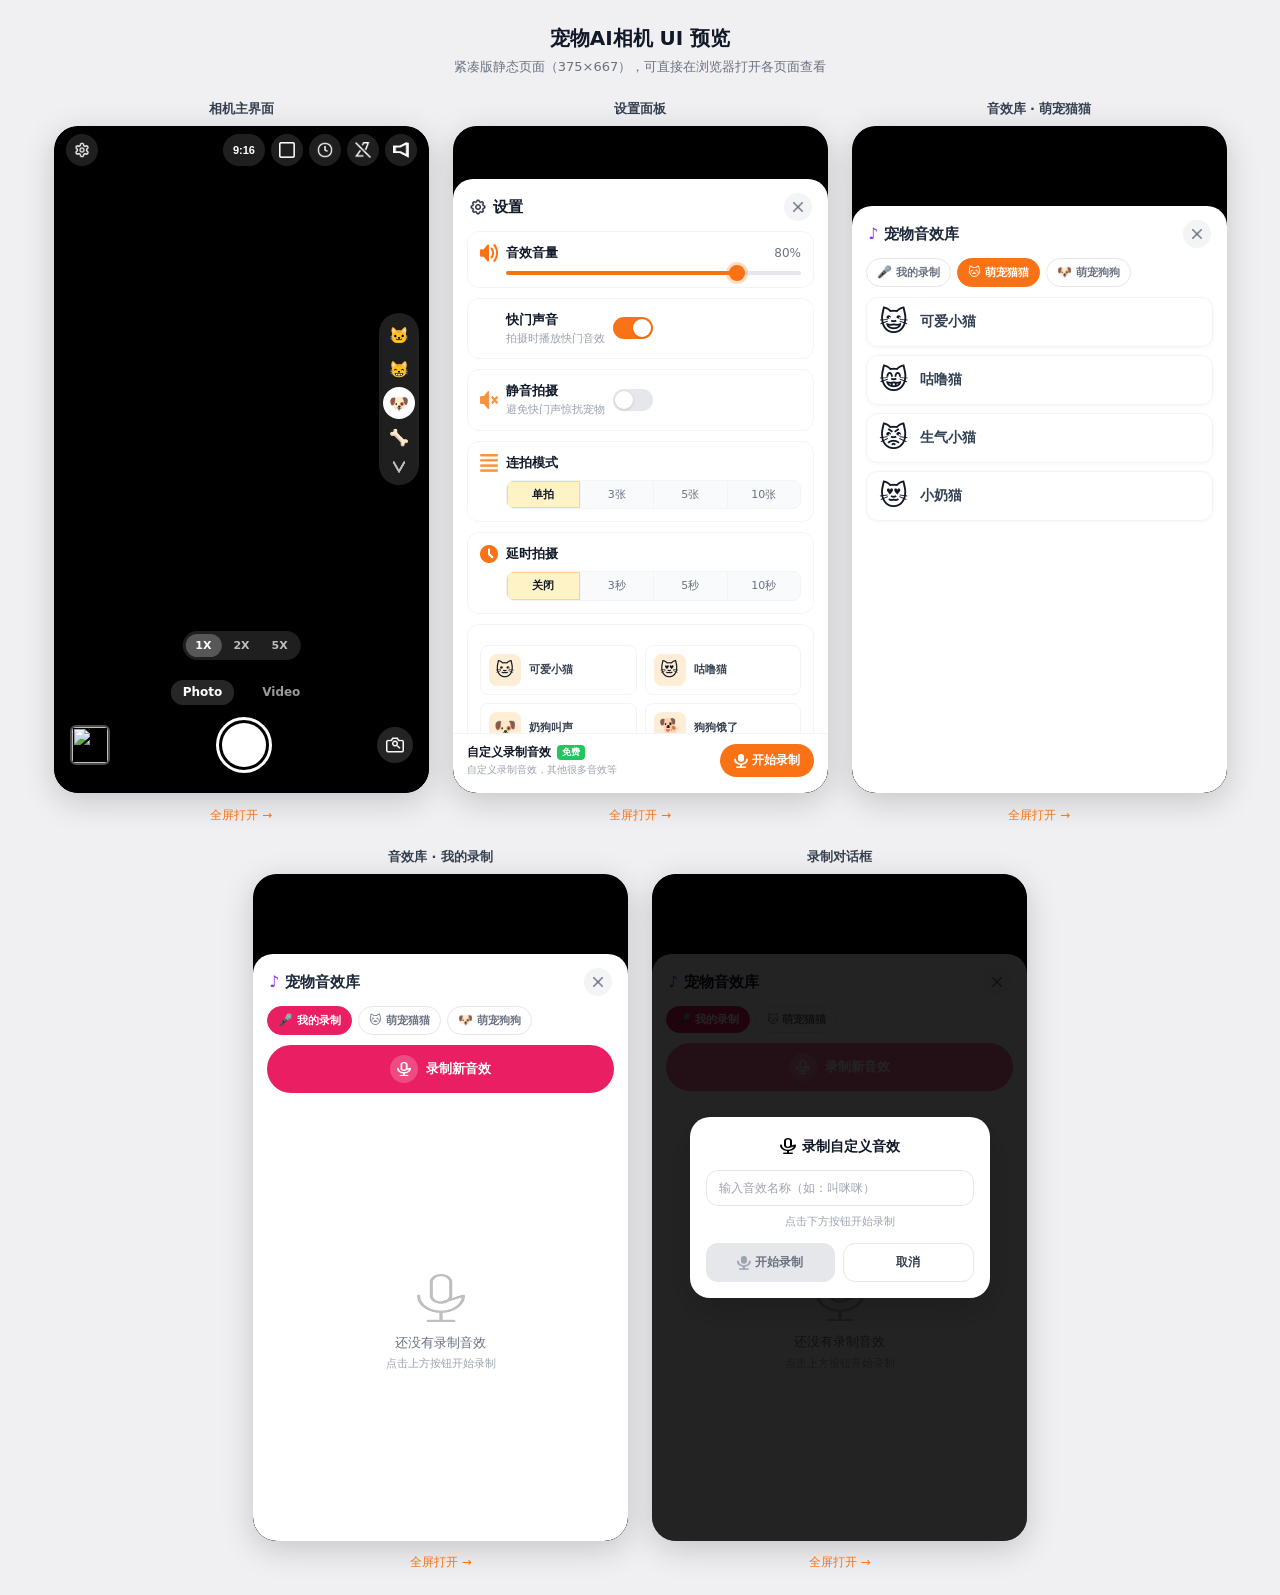
<file: static/index.html>
<!DOCTYPE html>
<html lang="zh-CN">
<head>
  <meta charset="UTF-8">
  <meta name="viewport" content="width=device-width, initial-scale=1.0">
  <title>宠物AI相机 - UI 静态预览</title>
  <link rel="stylesheet" href="css/common.css">
</head>
<body>
  <div class="preview-page">
    <h1>宠物AI相机 UI 预览</h1>
    <p>紧凑版静态页面（375×667），可直接在浏览器打开各页面查看</p>

    <div class="preview-grid">
      <div class="preview-card">
        <h2>相机主界面</h2>
        <iframe src="camera.html" width="375" height="667" frameborder="0" style="border-radius:24px;box-shadow:0 8px 32px rgba(0,0,0,.18);"></iframe>
        <br><a href="camera.html" target="_blank">全屏打开 →</a>
      </div>

      <div class="preview-card">
        <h2>设置面板</h2>
        <iframe src="settings.html" width="375" height="667" frameborder="0" style="border-radius:24px;box-shadow:0 8px 32px rgba(0,0,0,.18);"></iframe>
        <br><a href="settings.html" target="_blank">全屏打开 →</a>
      </div>

      <div class="preview-card">
        <h2>音效库 · 萌宠猫猫</h2>
        <iframe src="sound-library-cats.html" width="375" height="667" frameborder="0" style="border-radius:24px;box-shadow:0 8px 32px rgba(0,0,0,.18);"></iframe>
        <br><a href="sound-library-cats.html" target="_blank">全屏打开 →</a>
      </div>

      <div class="preview-card">
        <h2>音效库 · 我的录制</h2>
        <iframe src="sound-library-recordings.html" width="375" height="667" frameborder="0" style="border-radius:24px;box-shadow:0 8px 32px rgba(0,0,0,.18);"></iframe>
        <br><a href="sound-library-recordings.html" target="_blank">全屏打开 →</a>
      </div>

      <div class="preview-card">
        <h2>录制对话框</h2>
        <iframe src="recording-dialog.html" width="375" height="667" frameborder="0" style="border-radius:24px;box-shadow:0 8px 32px rgba(0,0,0,.18);"></iframe>
        <br><a href="recording-dialog.html" target="_blank">全屏打开 →</a>
      </div>
    </div>
  </div>
</body>
</html>
</file>
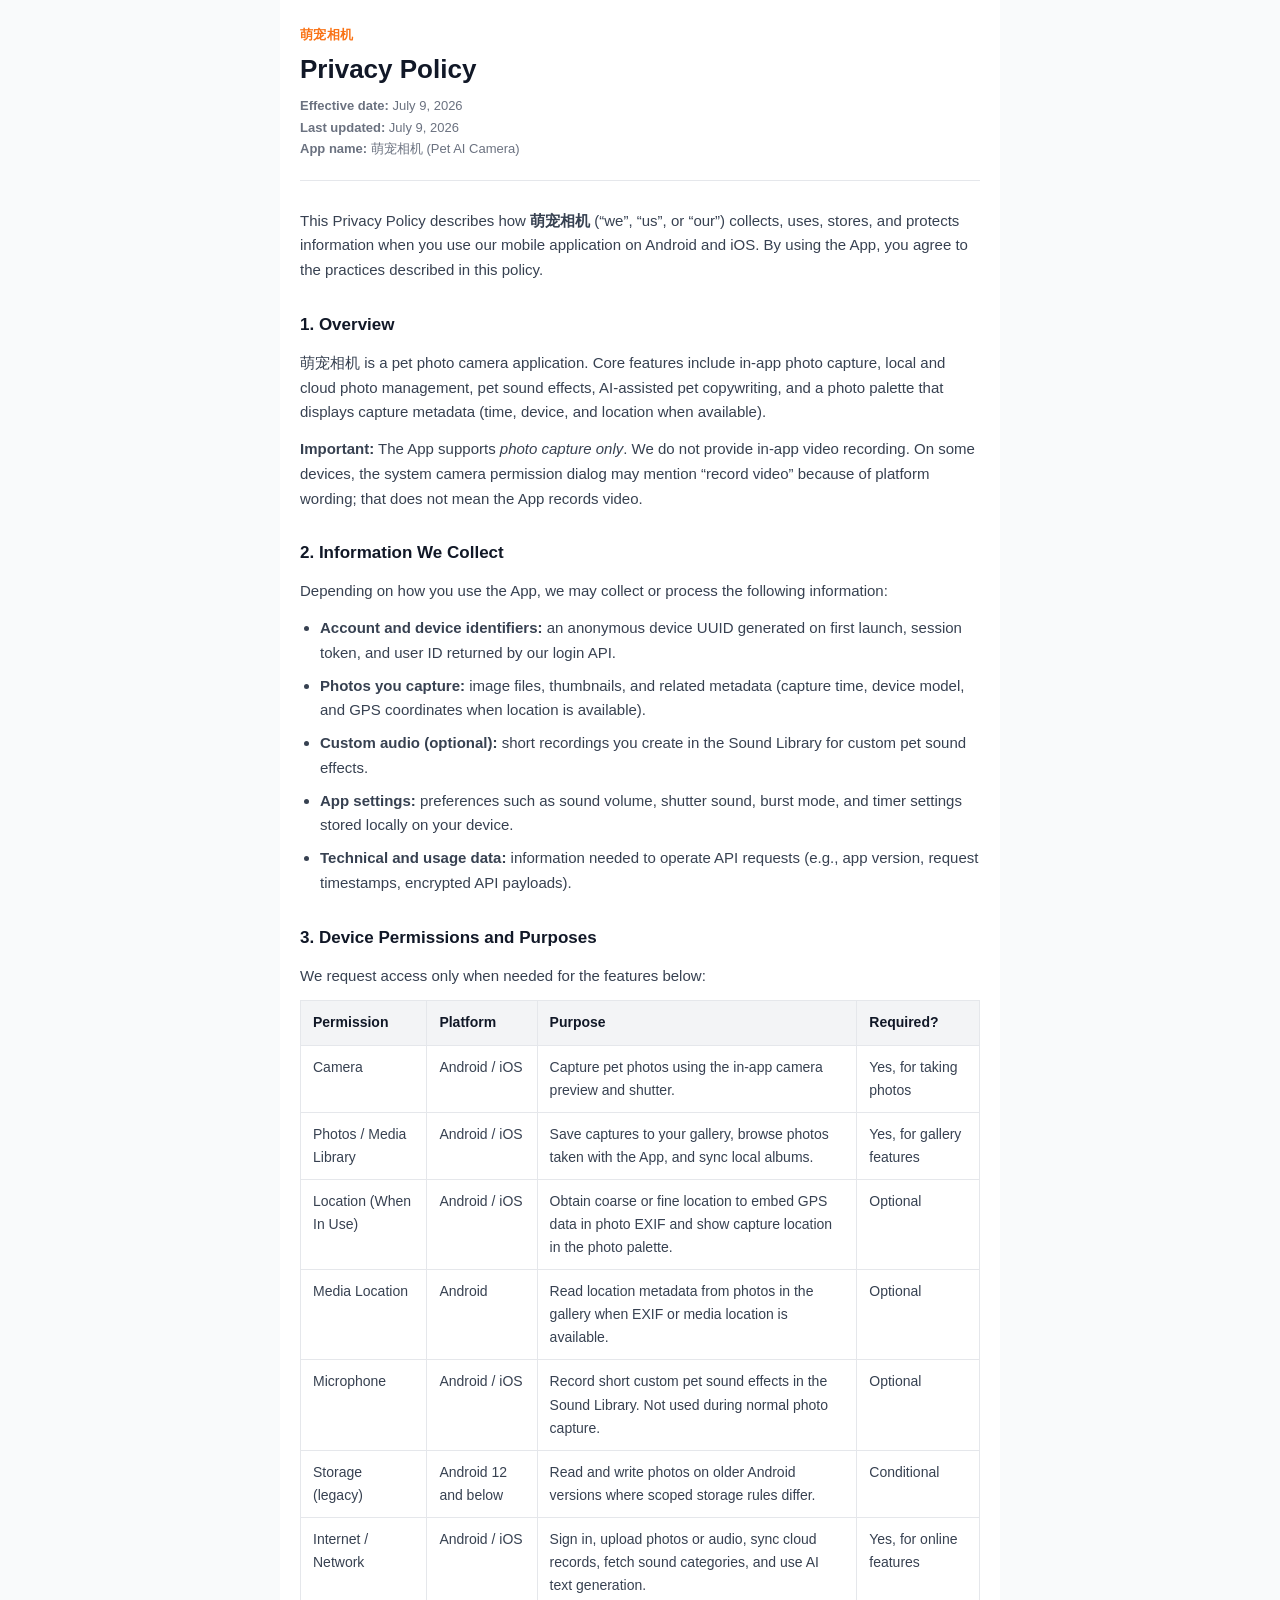
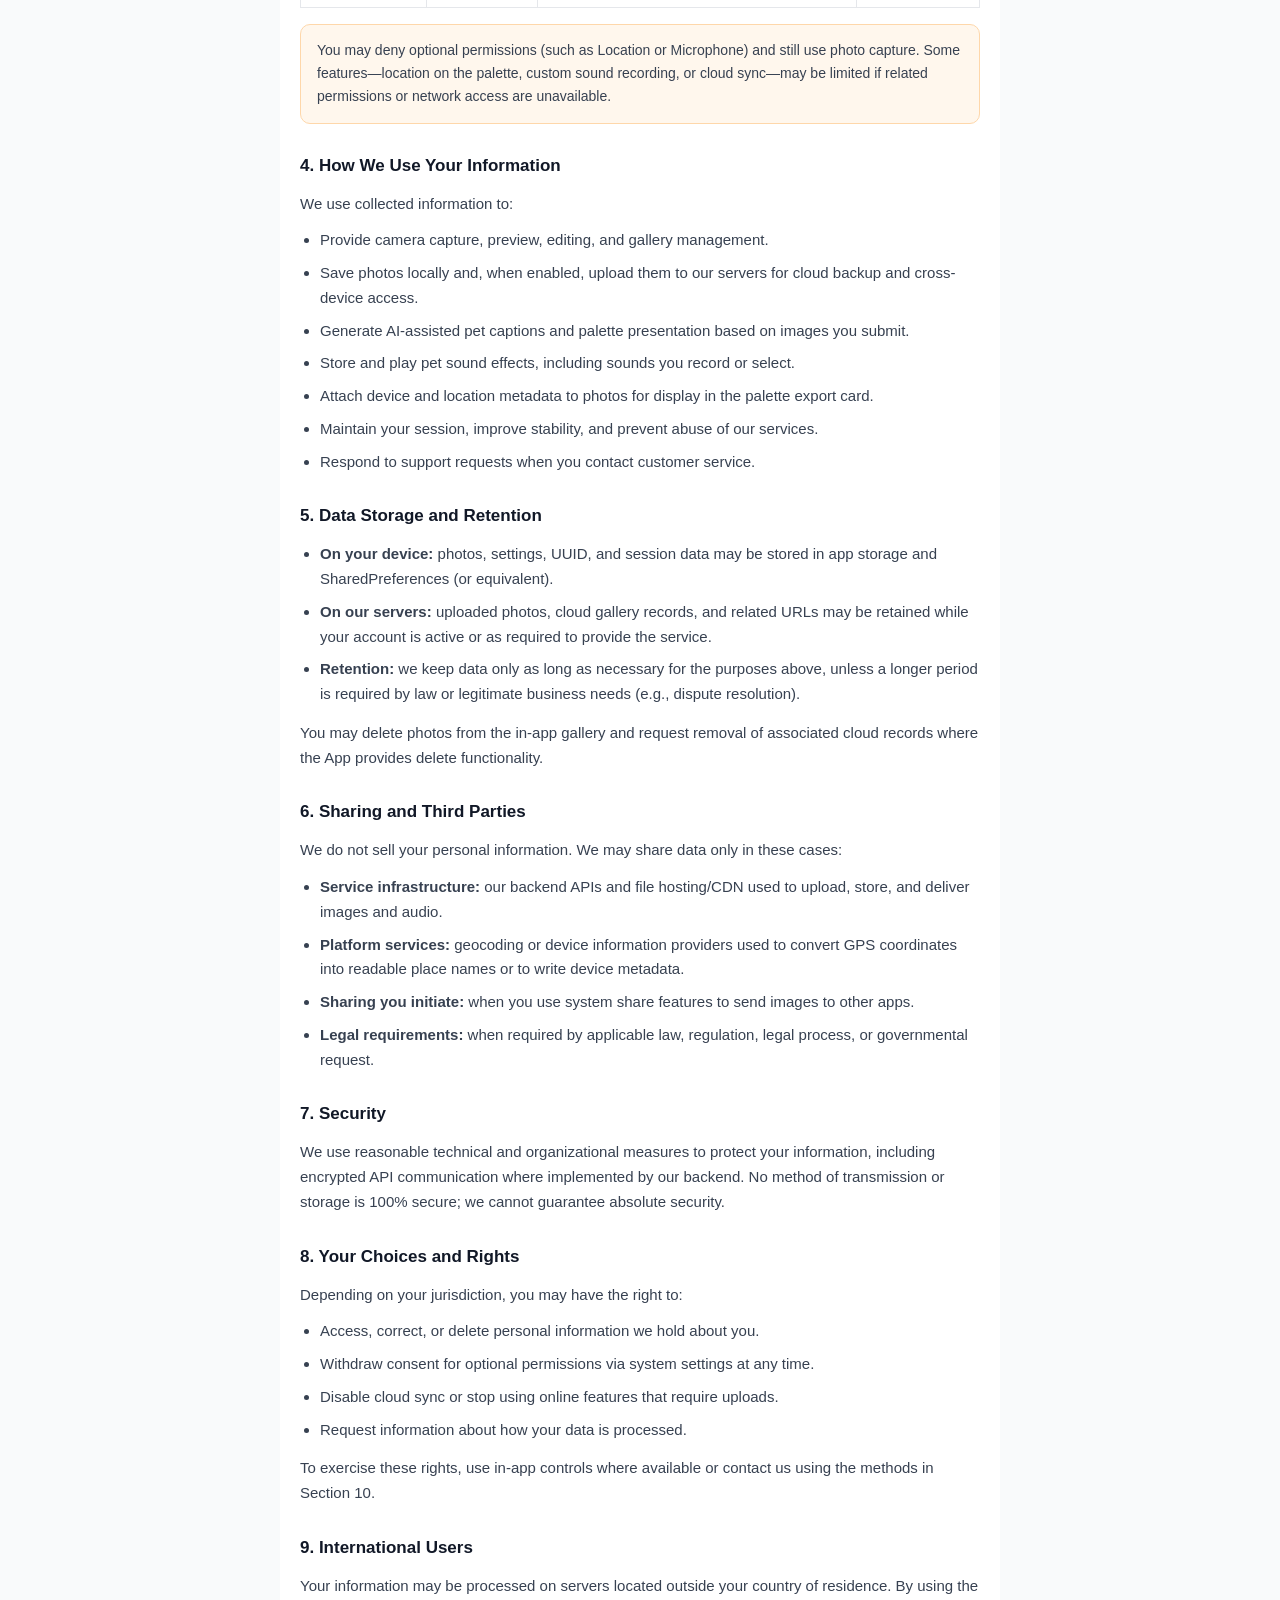
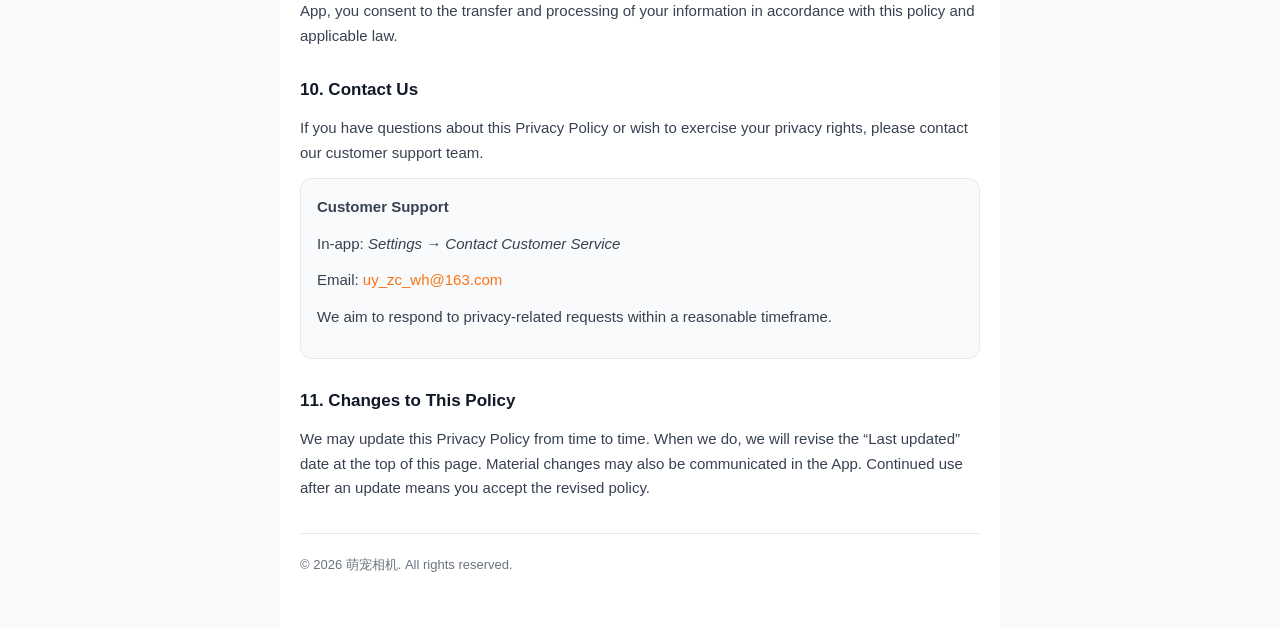
<file: static/privacy-cutepet.html>
<!DOCTYPE html>
<html lang="en">
<head>
  <meta charset="UTF-8">
  <meta name="viewport" content="width=device-width, initial-scale=1.0, viewport-fit=cover">
  <title>Privacy Policy - 萌宠相机</title>
  <style>
    :root {
      --primary: #f97316;
      --text: #111827;
      --text-secondary: #374151;
      --text-muted: #6b7280;
      --border: #e5e7eb;
      --bg: #ffffff;
      --bg-page: #f9fafb;
    }

    * { box-sizing: border-box; margin: 0; padding: 0; }

    body {
      font-family: -apple-system, BlinkMacSystemFont, "Segoe UI", Roboto, Helvetica, Arial, sans-serif;
      font-size: 15px;
      line-height: 1.65;
      color: var(--text-secondary);
      background: var(--bg-page);
      -webkit-font-smoothing: antialiased;
      padding: env(safe-area-inset-top) env(safe-area-inset-right) env(safe-area-inset-bottom) env(safe-area-inset-left);
    }

    .page {
      max-width: 720px;
      margin: 0 auto;
      background: var(--bg);
      min-height: 100vh;
      padding: 24px 20px 40px;
    }

    .brand {
      font-size: 13px;
      font-weight: 600;
      letter-spacing: 0.02em;
      color: var(--primary);
      text-transform: uppercase;
      margin-bottom: 8px;
    }

    h1 {
      font-size: 26px;
      line-height: 1.3;
      color: var(--text);
      margin-bottom: 8px;
    }

    .meta {
      font-size: 13px;
      color: var(--text-muted);
      margin-bottom: 28px;
      padding-bottom: 20px;
      border-bottom: 1px solid var(--border);
    }

    h2 {
      font-size: 17px;
      color: var(--text);
      margin: 28px 0 12px;
    }

    p { margin-bottom: 12px; }

    ul, ol {
      margin: 0 0 14px 20px;
    }

    li { margin-bottom: 8px; }

    table {
      width: 100%;
      border-collapse: collapse;
      font-size: 14px;
      margin: 12px 0 16px;
    }

    th, td {
      border: 1px solid var(--border);
      padding: 10px 12px;
      text-align: left;
      vertical-align: top;
    }

    th {
      background: #f3f4f6;
      color: var(--text);
      font-weight: 600;
    }

    .note {
      background: #fff7ed;
      border: 1px solid #fed7aa;
      border-radius: 10px;
      padding: 14px 16px;
      font-size: 14px;
      margin: 16px 0;
    }

    .contact-box {
      background: #f9fafb;
      border: 1px solid var(--border);
      border-radius: 12px;
      padding: 16px;
      margin-top: 8px;
    }

    a {
      color: var(--primary);
      text-decoration: none;
    }

    a:hover { text-decoration: underline; }

    footer {
      margin-top: 32px;
      padding-top: 20px;
      border-top: 1px solid var(--border);
      font-size: 13px;
      color: var(--text-muted);
    }
  </style>
</head>
<body>
  <main class="page">
    <p class="brand">萌宠相机</p>
    <h1>Privacy Policy</h1>
    <p class="meta">
      <strong>Effective date:</strong> July 9, 2026<br>
      <strong>Last updated:</strong> July 9, 2026<br>
      <strong>App name:</strong> 萌宠相机 (Pet AI Camera)
    </p>

    <p>
      This Privacy Policy describes how <strong>萌宠相机</strong> (“we”, “us”, or “our”) collects,
      uses, stores, and protects information when you use our mobile application on Android and iOS.
      By using the App, you agree to the practices described in this policy.
    </p>

    <h2>1. Overview</h2>
    <p>
      萌宠相机 is a pet photo camera application. Core features include in-app photo capture,
      local and cloud photo management, pet sound effects, AI-assisted pet copywriting, and a
      photo palette that displays capture metadata (time, device, and location when available).
    </p>
    <p>
      <strong>Important:</strong> The App supports <em>photo capture only</em>. We do not provide
      in-app video recording. On some devices, the system camera permission dialog may mention
      “record video” because of platform wording; that does not mean the App records video.
    </p>

    <h2>2. Information We Collect</h2>
    <p>Depending on how you use the App, we may collect or process the following information:</p>
    <ul>
      <li><strong>Account and device identifiers:</strong> an anonymous device UUID generated on first launch, session token, and user ID returned by our login API.</li>
      <li><strong>Photos you capture:</strong> image files, thumbnails, and related metadata (capture time, device model, and GPS coordinates when location is available).</li>
      <li><strong>Custom audio (optional):</strong> short recordings you create in the Sound Library for custom pet sound effects.</li>
      <li><strong>App settings:</strong> preferences such as sound volume, shutter sound, burst mode, and timer settings stored locally on your device.</li>
      <li><strong>Technical and usage data:</strong> information needed to operate API requests (e.g., app version, request timestamps, encrypted API payloads).</li>
    </ul>

    <h2>3. Device Permissions and Purposes</h2>
    <p>We request access only when needed for the features below:</p>

    <table>
      <thead>
        <tr>
          <th>Permission</th>
          <th>Platform</th>
          <th>Purpose</th>
          <th>Required?</th>
        </tr>
      </thead>
      <tbody>
        <tr>
          <td>Camera</td>
          <td>Android / iOS</td>
          <td>Capture pet photos using the in-app camera preview and shutter.</td>
          <td>Yes, for taking photos</td>
        </tr>
        <tr>
          <td>Photos / Media Library</td>
          <td>Android / iOS</td>
          <td>Save captures to your gallery, browse photos taken with the App, and sync local albums.</td>
          <td>Yes, for gallery features</td>
        </tr>
        <tr>
          <td>Location (When In Use)</td>
          <td>Android / iOS</td>
          <td>Obtain coarse or fine location to embed GPS data in photo EXIF and show capture location in the photo palette.</td>
          <td>Optional</td>
        </tr>
        <tr>
          <td>Media Location</td>
          <td>Android</td>
          <td>Read location metadata from photos in the gallery when EXIF or media location is available.</td>
          <td>Optional</td>
        </tr>
        <tr>
          <td>Microphone</td>
          <td>Android / iOS</td>
          <td>Record short custom pet sound effects in the Sound Library. Not used during normal photo capture.</td>
          <td>Optional</td>
        </tr>
        <tr>
          <td>Storage (legacy)</td>
          <td>Android 12 and below</td>
          <td>Read and write photos on older Android versions where scoped storage rules differ.</td>
          <td>Conditional</td>
        </tr>
        <tr>
          <td>Internet / Network</td>
          <td>Android / iOS</td>
          <td>Sign in, upload photos or audio, sync cloud records, fetch sound categories, and use AI text generation.</td>
          <td>Yes, for online features</td>
        </tr>
      </tbody>
    </table>

    <div class="note">
      You may deny optional permissions (such as Location or Microphone) and still use photo capture.
      Some features—location on the palette, custom sound recording, or cloud sync—may be limited
      if related permissions or network access are unavailable.
    </div>

    <h2>4. How We Use Your Information</h2>
    <p>We use collected information to:</p>
    <ul>
      <li>Provide camera capture, preview, editing, and gallery management.</li>
      <li>Save photos locally and, when enabled, upload them to our servers for cloud backup and cross-device access.</li>
      <li>Generate AI-assisted pet captions and palette presentation based on images you submit.</li>
      <li>Store and play pet sound effects, including sounds you record or select.</li>
      <li>Attach device and location metadata to photos for display in the palette export card.</li>
      <li>Maintain your session, improve stability, and prevent abuse of our services.</li>
      <li>Respond to support requests when you contact customer service.</li>
    </ul>

    <h2>5. Data Storage and Retention</h2>
    <ul>
      <li><strong>On your device:</strong> photos, settings, UUID, and session data may be stored in app storage and SharedPreferences (or equivalent).</li>
      <li><strong>On our servers:</strong> uploaded photos, cloud gallery records, and related URLs may be retained while your account is active or as required to provide the service.</li>
      <li><strong>Retention:</strong> we keep data only as long as necessary for the purposes above, unless a longer period is required by law or legitimate business needs (e.g., dispute resolution).</li>
    </ul>
    <p>
      You may delete photos from the in-app gallery and request removal of associated cloud records
      where the App provides delete functionality.
    </p>

    <h2>6. Sharing and Third Parties</h2>
    <p>We do not sell your personal information. We may share data only in these cases:</p>
    <ul>
      <li><strong>Service infrastructure:</strong> our backend APIs and file hosting/CDN used to upload, store, and deliver images and audio.</li>
      <li><strong>Platform services:</strong> geocoding or device information providers used to convert GPS coordinates into readable place names or to write device metadata.</li>
      <li><strong>Sharing you initiate:</strong> when you use system share features to send images to other apps.</li>
      <li><strong>Legal requirements:</strong> when required by applicable law, regulation, legal process, or governmental request.</li>
    </ul>

    <h2>7. Security</h2>
    <p>
      We use reasonable technical and organizational measures to protect your information,
      including encrypted API communication where implemented by our backend. No method of
      transmission or storage is 100% secure; we cannot guarantee absolute security.
    </p>

    <h2>8. Your Choices and Rights</h2>
    <p>Depending on your jurisdiction, you may have the right to:</p>
    <ul>
      <li>Access, correct, or delete personal information we hold about you.</li>
      <li>Withdraw consent for optional permissions via system settings at any time.</li>
      <li>Disable cloud sync or stop using online features that require uploads.</li>
      <li>Request information about how your data is processed.</li>
    </ul>
    <p>
      To exercise these rights, use in-app controls where available or contact us using the
      methods in Section 10.
    </p>

    <h2>9. International Users</h2>
    <p>
      Your information may be processed on servers located outside your country of residence.
      By using the App, you consent to the transfer and processing of your information in
      accordance with this policy and applicable law.
    </p>

    <h2>10. Contact Us</h2>
    <p>
      If you have questions about this Privacy Policy or wish to exercise your privacy rights,
      please contact our customer support team.
    </p>
    <div class="contact-box">
      <p><strong>Customer Support</strong></p>
      <p>
        In-app: <em>Settings → Contact Customer Service</em>
      </p>
      <p>
        Email: <a href="mailto:uy_zc_wh@163.com">uy_zc_wh@163.com</a>
      </p>
      <p>
        We aim to respond to privacy-related requests within a reasonable timeframe.
      </p>
    </div>

    <h2>11. Changes to This Policy</h2>
    <p>
      We may update this Privacy Policy from time to time. When we do, we will revise the
      “Last updated” date at the top of this page. Material changes may also be communicated
      in the App. Continued use after an update means you accept the revised policy.
    </p>

    <footer>
      <p>&copy; 2026 萌宠相机. All rights reserved.</p>
    </footer>
  </main>
</body>
</html>
</file>
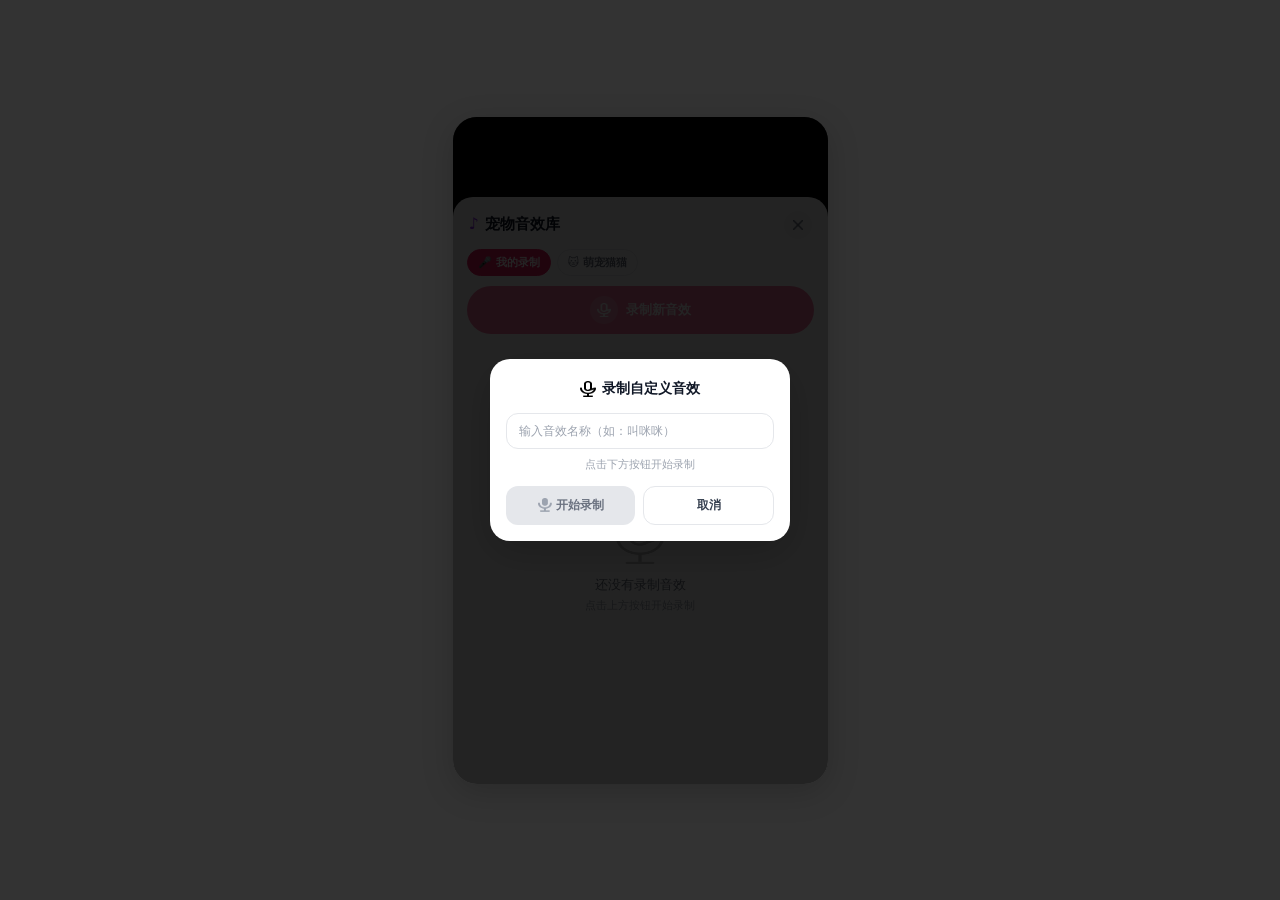
<file: static/recording-dialog.html>
<!DOCTYPE html>
<html lang="zh-CN">
<head>
  <meta charset="UTF-8">
  <meta name="viewport" content="width=device-width, initial-scale=1.0">
  <title>录制自定义音效 - 宠物AI相机</title>
  <link rel="stylesheet" href="css/common.css">
  <style>
    body { background: #333; display: flex; align-items: center; justify-content: center; min-height: 100vh; }
  </style>
</head>
<body>
  <div class="phone">
    <!-- 背景：音效库空状态 -->
    <div class="sheet sheet--sound" style="position: absolute; bottom: 0; height: 88%; opacity: 0.4;">
      <div class="sheet-header">
        <div class="sheet-header__title">
          <span style="color: var(--note-purple); font-size: 16px;">♪</span>
          <span>宠物音效库</span>
        </div>
        <button class="close-btn"><img src="../assets/images/camera/image_19.png" alt=""></button>
      </div>
      <div class="tab-bar">
        <div class="tab tab--pink"><span>🎤</span> 我的录制</div>
        <div class="tab"><span>🐱</span> 萌宠猫猫</div>
      </div>
      <button class="btn-record-new" style="opacity: 0.6;">
        <span class="btn-record-new__icon"><img src="../assets/images/camera/image_25.png" alt=""></span>
        录制新音效
      </button>
      <div class="empty-state">
        <img src="../assets/images/camera/image_26.png" alt="">
        <p class="empty-state__title">还没有录制音效</p>
        <p class="empty-state__hint">点击上方按钮开始录制</p>
      </div>
    </div>

    <!-- 对话框遮罩 -->
    <div class="overlay">
      <div class="dialog">
        <div class="dialog__title">
          <img src="../assets/images/camera/image_32.png" alt="">
          录制自定义音效
        </div>
        <input class="dialog__input" type="text" placeholder="输入音效名称（如：叫咪咪）">
        <p class="dialog__hint">点击下方按钮开始录制</p>
        <div class="dialog__actions">
          <button class="dialog__btn dialog__btn--start">
            <img src="../assets/images/camera/image_33.png" alt="">
            开始录制
          </button>
          <button class="dialog__btn dialog__btn--cancel">取消</button>
        </div>
      </div>
    </div>
  </div>
</body>
</html>
</file>
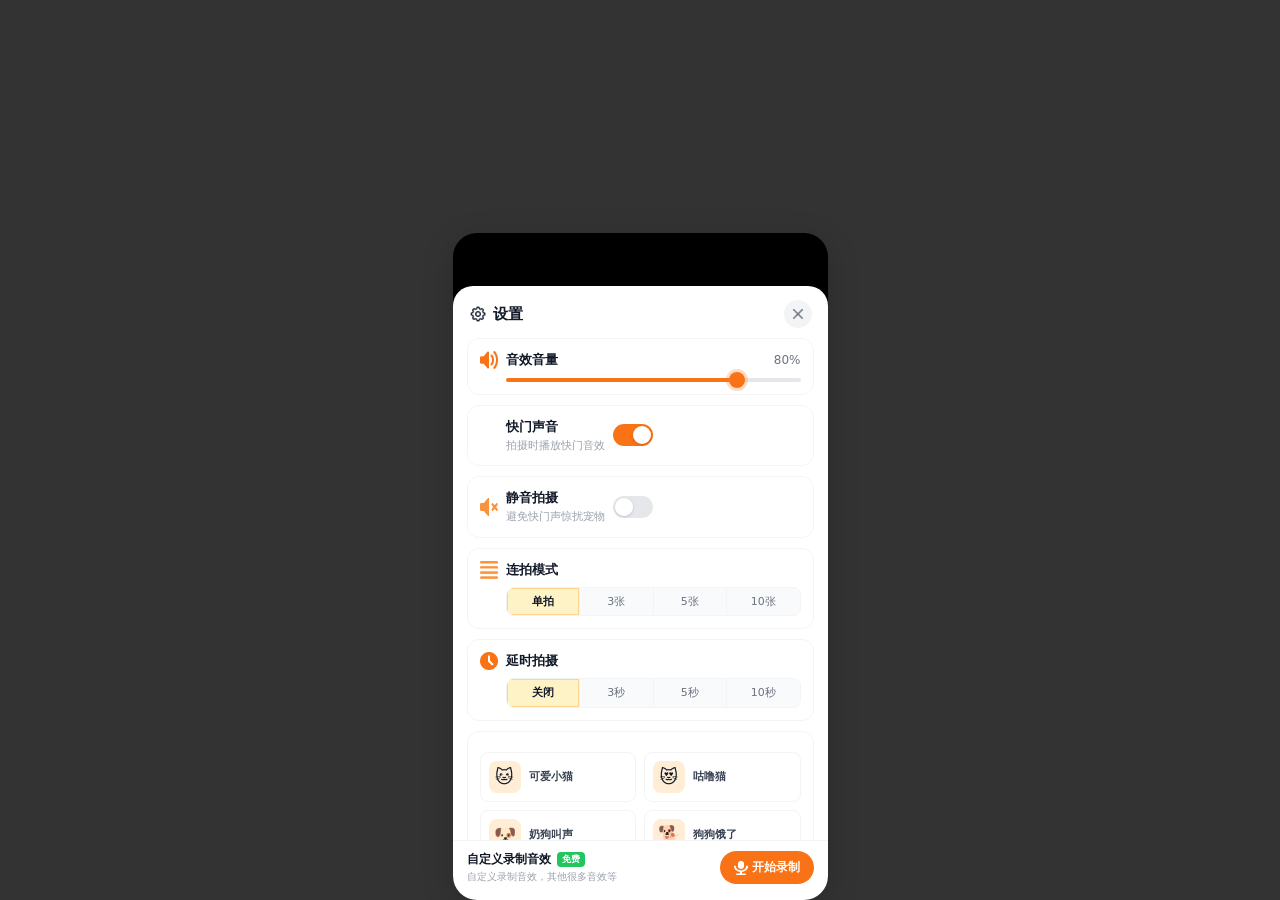
<file: static/settings.html>
<!DOCTYPE html>
<html lang="zh-CN">
<head>
  <meta charset="UTF-8">
  <meta name="viewport" content="width=device-width, initial-scale=1.0">
  <title>设置 - 宠物AI相机</title>
  <link rel="stylesheet" href="css/common.css">
  <style>
    body { background: #333; display: flex; align-items: flex-end; justify-content: center; min-height: 100vh; }
  </style>
</head>
<body>
  <div class="phone">
    <div class="sheet sheet--settings">
      <!-- 标题栏 -->
      <div class="sheet-header">
        <div class="sheet-header__title">
          <img src="../assets/images/camera/image_18.png" alt="">
          <span>设置</span>
        </div>
        <button class="close-btn" aria-label="关闭">
          <img src="../assets/images/camera/image_19.png" alt="">
        </button>
      </div>

      <div class="sheet-body">
        <!-- 音效音量 -->
        <div class="setting-card">
          <div class="setting-card__row">
            <img class="setting-card__icon" src="../assets/images/camera/image_12.png" alt="">
            <span class="setting-card__label">音效音量</span>
            <span class="setting-card__value">80%</span>
          </div>
          <div class="slider-wrap">
            <input type="range" class="slider" min="0" max="100" value="80">
          </div>
        </div>

        <!-- 快门声音 -->
        <div class="setting-card">
          <div class="setting-card__row">
            <img class="setting-card__icon" src="../assets/images/camera/image_13.png" alt="">
            <div>
              <div class="setting-card__label">快门声音</div>
              <div class="setting-card__desc">拍摄时播放快门音效</div>
            </div>
            <div class="toggle toggle--on"><span class="toggle__knob"></span></div>
          </div>
        </div>

        <!-- 静音拍摄 -->
        <div class="setting-card">
          <div class="setting-card__row">
            <img class="setting-card__icon" src="../assets/images/camera/image_14.png" alt="">
            <div>
              <div class="setting-card__label">静音拍摄</div>
              <div class="setting-card__desc">避免快门声惊扰宠物</div>
            </div>
            <div class="toggle"><span class="toggle__knob"></span></div>
          </div>
        </div>

        <!-- 连拍模式 -->
        <div class="setting-card">
          <div class="setting-card__row">
            <img class="setting-card__icon" src="../assets/images/camera/image_15.png" alt="">
            <span class="setting-card__label">连拍模式</span>
          </div>
          <div class="segment">
            <span class="segment__item segment__item--active">单拍</span>
            <span class="segment__item">3张</span>
            <span class="segment__item">5张</span>
            <span class="segment__item">10张</span>
          </div>
        </div>

        <!-- 延时拍摄 -->
        <div class="setting-card">
          <div class="setting-card__row">
            <img class="setting-card__icon" src="../assets/images/camera/image_16.png" alt="">
            <span class="setting-card__label">延时拍摄</span>
          </div>
          <div class="segment">
            <span class="segment__item segment__item--active">关闭</span>
            <span class="segment__item">3秒</span>
            <span class="segment__item">5秒</span>
            <span class="segment__item">10秒</span>
          </div>
        </div>

        <!-- 宠物音效 -->
        <div class="setting-card">
          <div class="sound-grid">
            <div class="sound-grid__item">
              <div class="sound-grid__emoji">🐱</div>
              <span class="sound-grid__name">可爱小猫</span>
            </div>
            <div class="sound-grid__item">
              <div class="sound-grid__emoji">😻</div>
              <span class="sound-grid__name">咕噜猫</span>
            </div>
            <div class="sound-grid__item">
              <div class="sound-grid__emoji">🐶</div>
              <span class="sound-grid__name">奶狗叫声</span>
            </div>
            <div class="sound-grid__item">
              <div class="sound-grid__emoji">🐕</div>
              <span class="sound-grid__name">狗狗饿了</span>
            </div>
          </div>
        </div>
      </div>

      <!-- 底部录制 -->
      <div class="sheet-footer">
        <div class="sheet-footer__info">
          <div class="sheet-footer__title">
            自定义录制音效
            <span class="badge-free">免费</span>
          </div>
          <div class="sheet-footer__desc">自定义录制音效，其他很多音效等</div>
        </div>
        <button class="btn-record">
          <img src="../assets/images/camera/image_17.png" alt="">
          开始录制
        </button>
      </div>
    </div>
  </div>
</body>
</html>
</file>
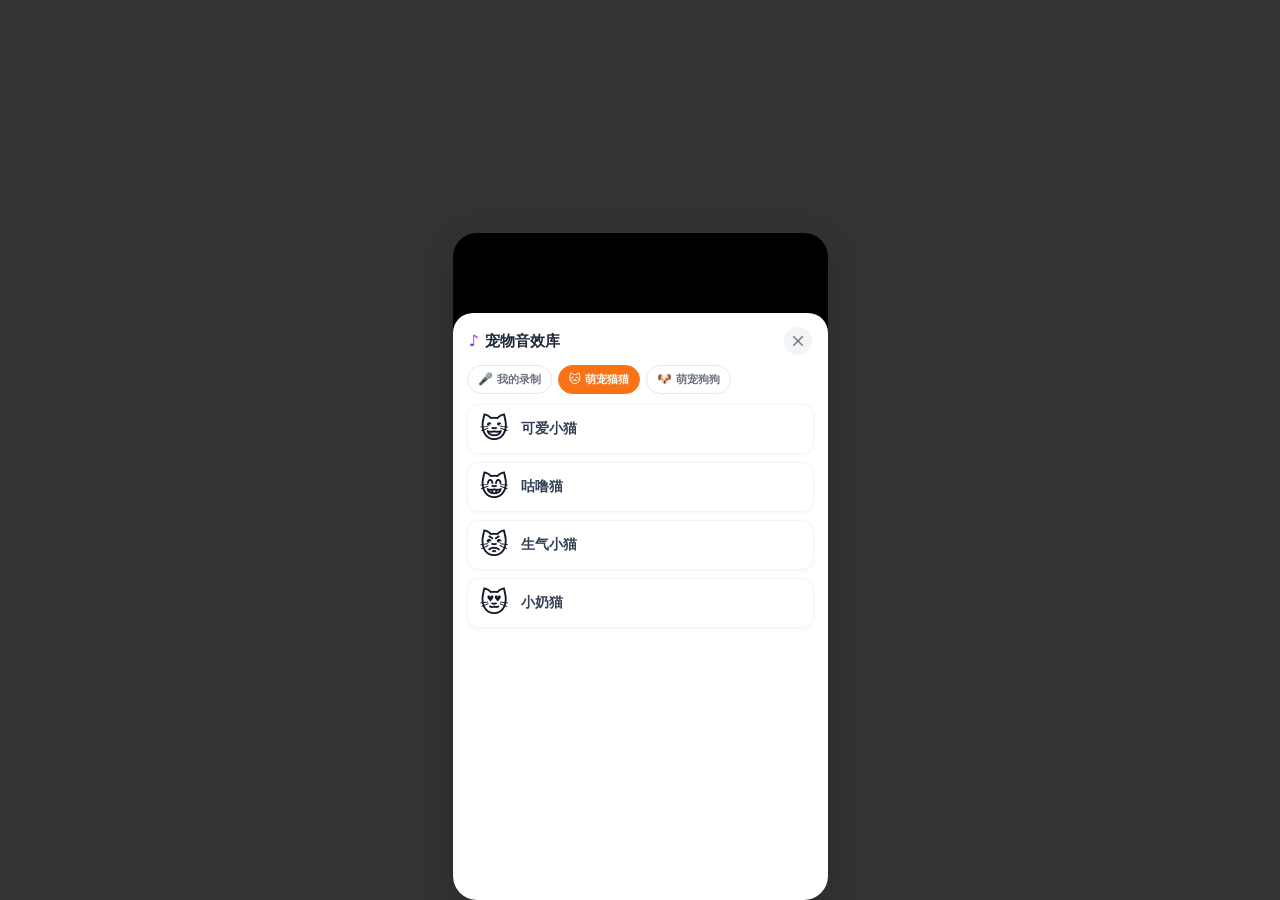
<file: static/sound-library-cats.html>
<!DOCTYPE html>
<html lang="zh-CN">
<head>
  <meta charset="UTF-8">
  <meta name="viewport" content="width=device-width, initial-scale=1.0">
  <title>音效库 - 萌宠猫猫</title>
  <link rel="stylesheet" href="css/common.css">
  <style>
    body { background: #333; display: flex; align-items: flex-end; justify-content: center; min-height: 100vh; }
    .sheet--sound { display: flex; flex-direction: column; }
  </style>
</head>
<body>
  <div class="phone">
    <div class="sheet sheet--sound">
      <!-- 标题栏 -->
      <div class="sheet-header">
        <div class="sheet-header__title">
          <span style="color: var(--note-purple); font-size: 16px;">♪</span>
          <span style="color: var(--sound-title);">宠物音效库</span>
        </div>
        <button class="close-btn" aria-label="关闭">
          <img src="../assets/images/camera/image_19.png" alt="">
        </button>
      </div>

      <!-- 标签栏 -->
      <div class="tab-bar">
        <div class="tab">
          <span style="font-size: 12px;">🎤</span>
          我的录制
        </div>
        <div class="tab tab--orange">
          <span style="font-size: 12px;">🐱</span>
          萌宠猫猫
        </div>
        <div class="tab">
          <span style="font-size: 12px;">🐶</span>
          萌宠狗狗
        </div>
      </div>

      <!-- 音效列表 -->
      <div class="sound-list">
        <div class="sound-item">
          <span class="sound-item__emoji">😺</span>
          <span class="sound-item__name">可爱小猫</span>
        </div>
        <div class="sound-item">
          <span class="sound-item__emoji">😸</span>
          <span class="sound-item__name">咕噜猫</span>
        </div>
        <div class="sound-item">
          <span class="sound-item__emoji">😾</span>
          <span class="sound-item__name">生气小猫</span>
        </div>
        <div class="sound-item">
          <span class="sound-item__emoji">😻</span>
          <span class="sound-item__name">小奶猫</span>
        </div>
      </div>
    </div>
  </div>
</body>
</html>
</file>
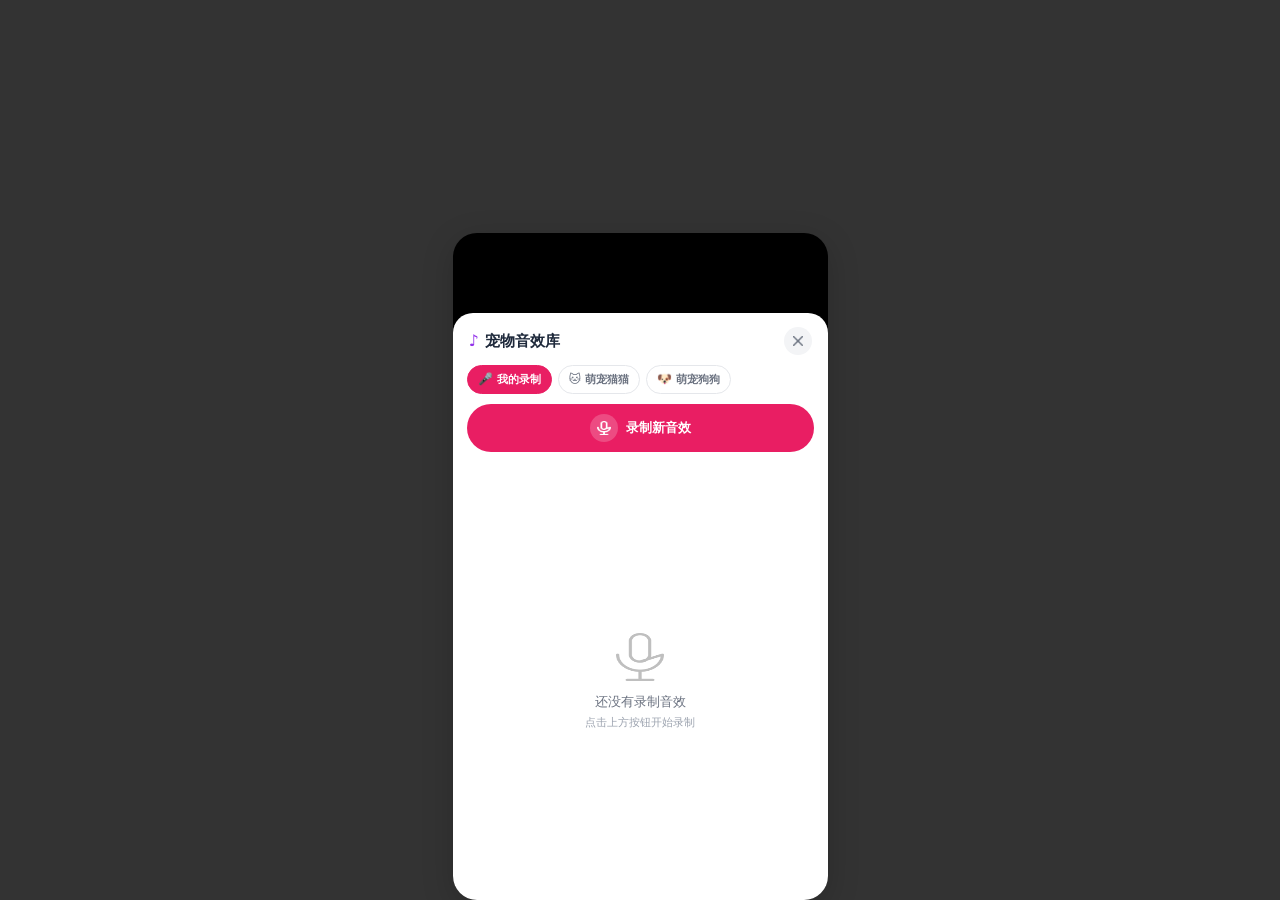
<file: static/sound-library-recordings.html>
<!DOCTYPE html>
<html lang="zh-CN">
<head>
  <meta charset="UTF-8">
  <meta name="viewport" content="width=device-width, initial-scale=1.0">
  <title>音效库 - 我的录制</title>
  <link rel="stylesheet" href="css/common.css">
  <style>
    body { background: #333; display: flex; align-items: flex-end; justify-content: center; min-height: 100vh; }
    .sheet--sound { display: flex; flex-direction: column; height: 88%; }
  </style>
</head>
<body>
  <div class="phone">
    <div class="sheet sheet--sound">
      <!-- 标题栏 -->
      <div class="sheet-header">
        <div class="sheet-header__title">
          <span style="color: var(--note-purple); font-size: 16px;">♪</span>
          <span style="color: var(--sound-title);">宠物音效库</span>
        </div>
        <button class="close-btn" aria-label="关闭">
          <img src="../assets/images/camera/image_19.png" alt="">
        </button>
      </div>

      <!-- 标签栏 -->
      <div class="tab-bar">
        <div class="tab tab--pink">
          <span style="font-size: 12px;">🎤</span>
          我的录制
        </div>
        <div class="tab">
          <span style="font-size: 12px;">🐱</span>
          萌宠猫猫
        </div>
        <div class="tab">
          <span style="font-size: 12px;">🐶</span>
          萌宠狗狗
        </div>
      </div>

      <!-- 录制按钮 -->
      <button class="btn-record-new">
        <span class="btn-record-new__icon">
          <img src="../assets/images/camera/image_25.png" alt="">
        </span>
        录制新音效
      </button>

      <!-- 空状态 -->
      <div class="empty-state">
        <img src="../assets/images/camera/image_26.png" alt="">
        <p class="empty-state__title">还没有录制音效</p>
        <p class="empty-state__hint">点击上方按钮开始录制</p>
      </div>
    </div>
  </div>
</body>
</html>
</file>
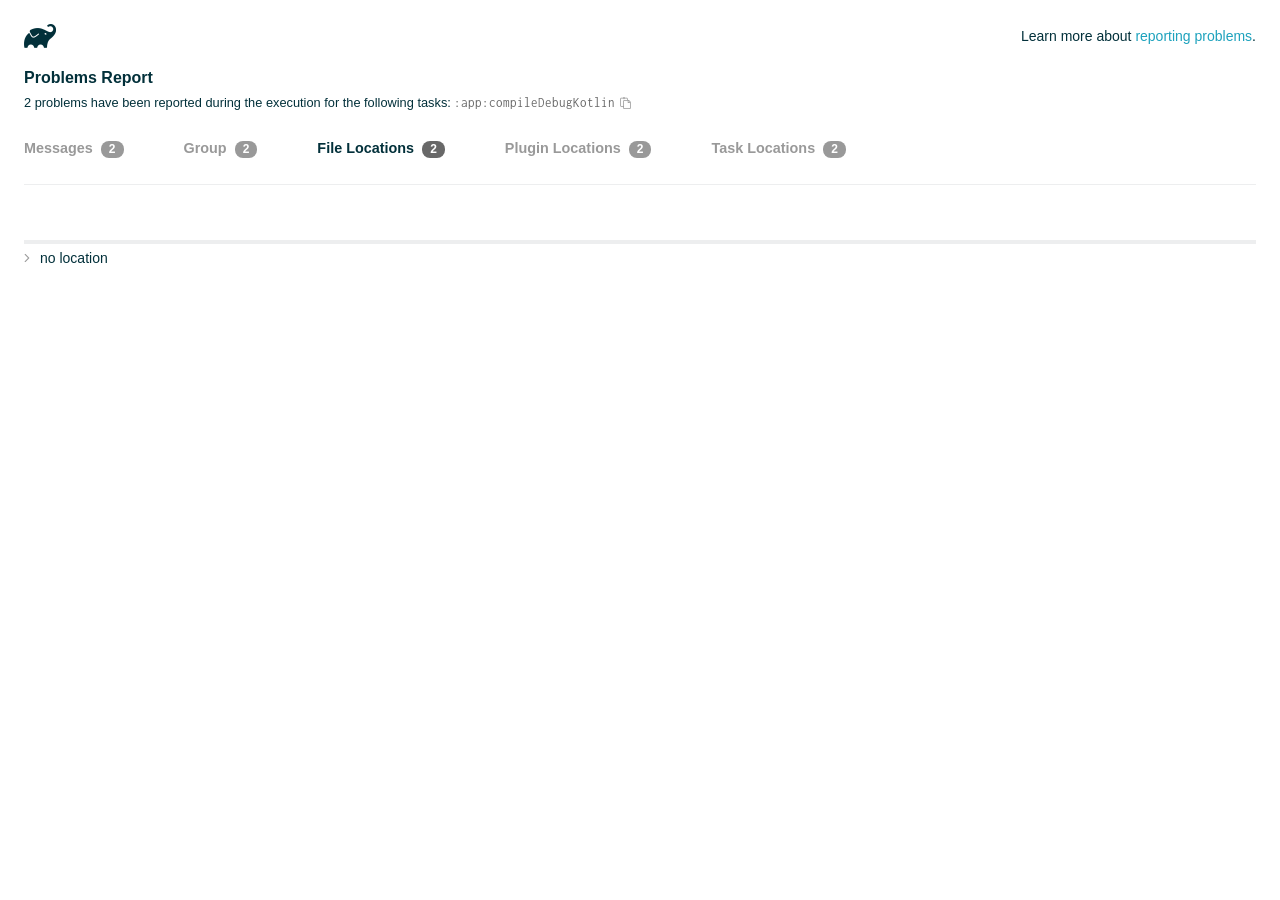
<file: android/build/reports/problems/problems-report.html>
<!DOCTYPE html>

<html lang="en">
<head>
    <!-- Required meta tags -->
    <meta charset="utf-8">
    <meta name="viewport" content="width=device-width, initial-scale=1, shrink-to-fit=no">

                    <style type="text/css">
                /*! normalize.css v7.0.0 | MIT License | github.com/necolas/normalize.css */
html {
    line-height: 1.15;
    -ms-text-size-adjust: 100%;
    -webkit-text-size-adjust: 100%
}

body {
    margin: 0
}

article, aside, footer, header, nav, section {
    display: block
}

h1 {
    font-size: 2em;
    margin: .67em 0
}

figcaption, figure, main {
    display: block
}

figure {
    margin: 1em 40px
}

hr {
    box-sizing: content-box;
    height: 0;
    overflow: visible
}

pre {
    font-family: monospace, monospace;
    font-size: 1em
}

a {
    background-color: transparent;
    -webkit-text-decoration-skip: objects
}

abbr[title] {
    border-bottom: none;
    text-decoration: underline;
    text-decoration: underline dotted
}

b, strong {
    font-weight: inherit
}

b, strong {
    font-weight: bolder
}

code, kbd, samp {
    font-family: monospace, monospace;
    font-size: 1em
}

dfn {
    font-style: italic
}

mark {
    background-color: #ff0;
    color: #000
}

small {
    font-size: 80%
}

sub, sup {
    font-size: 75%;
    line-height: 0;
    position: relative;
    vertical-align: baseline
}

sub {
    bottom: -.25em
}

sup {
    top: -.5em
}

audio, video {
    display: inline-block
}

audio:not([controls]) {
    display: none;
    height: 0
}

img {
    border-style: none
}

svg:not(:root) {
    overflow: hidden
}

button, input, optgroup, select, textarea {
    font-family: sans-serif;
    font-size: 100%;
    line-height: 1.15;
    margin: 0
}

button, input {
    overflow: visible
}

button, select {
    text-transform: none
}

[type=reset], [type=submit], button, html [type=button] {
    -webkit-appearance: button
}

[type=button]::-moz-focus-inner, [type=reset]::-moz-focus-inner, [type=submit]::-moz-focus-inner, button::-moz-focus-inner {
    border-style: none;
    padding: 0
}

[type=button]:-moz-focusring, [type=reset]:-moz-focusring, [type=submit]:-moz-focusring, button:-moz-focusring {
    outline: 1px dotted ButtonText
}

fieldset {
    padding: .35em .75em .625em
}

legend {
    box-sizing: border-box;
    color: inherit;
    display: table;
    max-width: 100%;
    padding: 0;
    white-space: normal
}

progress {
    display: inline-block;
    vertical-align: baseline
}

textarea {
    overflow: auto
}

[type=checkbox], [type=radio] {
    box-sizing: border-box;
    padding: 0
}

[type=number]::-webkit-inner-spin-button, [type=number]::-webkit-outer-spin-button {
    height: auto
}

[type=search] {
    -webkit-appearance: textfield;
    outline-offset: -2px
}

[type=search]::-webkit-search-cancel-button, [type=search]::-webkit-search-decoration {
    -webkit-appearance: none
}

::-webkit-file-upload-button {
    -webkit-appearance: button;
    font: inherit
}

details, menu {
    display: block
}

summary {
    display: list-item
}

canvas {
    display: inline-block
}

template {
    display: none
}

[hidden] {
    display: none
}

/* configuration cache styles */

.report-wrapper {
    margin: 0;
    padding: 0 24px;
}

.gradle-logo {
    width: 32px;
    height: 24px;
    background-image: url("[data-uri]");
    background-size: contain;
}

.header {
    display: flex;
    flex-wrap: wrap;
    position: fixed;
    top: 0;
    left: 0;
    width: 100%;
    padding: 24px 24px 0 24px;
    background-color: white;
    z-index: 1;
}

.learn-more {
    margin-left: auto;
    align-self: center;
    font-size: 0.875rem;
    font-weight: normal;
}

.title {
    display: flex;
    align-items: center;
    padding: 18px 0 24px 0;
    flex: 1 0 100%;
}

.content {
    font-size: 0.875rem;
    padding: 240px 0 48px;
    overflow-x: auto;
    white-space: nowrap;
}

.content ol:first-of-type {
    margin: 0;
}

.tree-btn {
    cursor: pointer;
    display: inline-block;
    width: 16px;
    height: 16px;
    background-size: contain;
    background-repeat: no-repeat;
    vertical-align: middle;
    margin-top: -0.2em;
}

.tree-btn.collapsed {
    background-image: url('data:image/svg+xml;utf8,<svg xmlns="http://www.w3.org/2000/svg" viewBox="0 0 192 512"><path d="M166.9 264.5l-117.8 116c-4.7 4.7-12.3 4.7-17 0l-7.1-7.1c-4.7-4.7-4.7-12.3 0-17L127.3 256 25.1 155.6c-4.7-4.7-4.7-12.3 0-17l7.1-7.1c4.7-4.7 12.3-4.7 17 0l117.8 116c4.6 4.7 4.6 12.3-.1 17z" fill="%23999999" stroke="%23999999"/></svg>');
}

.tree-btn.expanded {
    background-image: url('data:image/svg+xml;utf8,<svg xmlns="http://www.w3.org/2000/svg" viewBox="0 0 256 512"><path d="M119.5 326.9L3.5 209.1c-4.7-4.7-4.7-12.3 0-17l7.1-7.1c4.7-4.7 12.3-4.7 17 0L128 287.3l100.4-102.2c4.7-4.7 12.3-4.7 17 0l7.1 7.1c4.7 4.7 4.7 12.3 0 17L136.5 327c-4.7 4.6-12.3 4.6-17-.1z" fill="%23999999" stroke="%23999999"/></svg>');
}

ul .tree-btn {
    margin-right: 3px;
}

.leaf-icon {
    display: inline-block;
    width: 16px;
    height: 16px;
    background-image: url('data:image/svg+xml;utf8,<svg xmlns="http://www.w3.org/2000/svg" viewBox="0 0 256 512"><path d="M32 256 H224" stroke="%23999999" stroke-width="48" stroke-linecap="round"/></svg>');
    background-size: contain;
    background-repeat: no-repeat;
    vertical-align: middle;
    margin-top: -0.2em;
}

.invisible-text {
    user-select: all; /* Allow the text to be selectable */
    color: transparent; /* Hide the text */
    text-indent: -9999px; /* Move the text out of view */
    position: relative;
    white-space: pre; /* Preserve meaningful whitespace in the invisible text for copying */
}

.text-for-copy {
    display: inline-block;
}

.enum-icon {
    display: inline-block;
    width: 16px;
    height: 16px;
    background-image: url('data:image/svg+xml;utf8,<svg xmlns="http://www.w3.org/2000/svg" viewBox="0 0 1024 1024"><circle cx="512" cy="512" r="200" /></svg>');
    background-size: contain;
    background-repeat: no-repeat;
    vertical-align: middle;
    margin-inline-start: 0.5ex;
    margin-inline-end: 0.5ex;
    margin-top: -0.2em;
}

.error-icon {
    display: inline-block;
    width: 16px;
    height: 16px;
    background-image: url('data:image/svg+xml;utf8,<svg xmlns="http://www.w3.org/2000/svg" viewBox="0 0 320 512"><path d="M193.94 256L296.5 153.44l21.15-21.15c3.12-3.12 3.12-8.19 0-11.31l-22.63-22.63c-3.12-3.12-8.19-3.12-11.31 0L160 222.06 36.29 98.34c-3.12-3.12-8.19-3.12-11.31 0L2.34 120.97c-3.12 3.12-3.12 8.19 0 11.31L126.06 256 2.34 379.71c-3.12 3.12-3.12 8.19 0 11.31l22.63 22.63c3.12 3.12 8.19 3.12 11.31 0L160 289.94 262.56 392.5l21.15 21.15c3.12 3.12 8.19 3.12 11.31 0l22.63-22.63c3.12-3.12 3.12-8.19 0-11.31L193.94 256z" fill="%23FC461E" stroke="%23FC461E"/></svg>');
    background-size: contain;
    background-repeat: no-repeat;
    vertical-align: middle;
    margin-inline-start: 0.5ex;
    margin-inline-end: 0.5ex;
    margin-top: -0.2em;
}

.advice-icon {
    display: inline-block;
    width: 16px;
    height: 16px;
    background-image: url('data:image/svg+xml;utf8,<svg width="800px" height="800px" viewBox="-4.93 0 122.88 122.88" version="1.1" id="Layer_1" xmlns="http://www.w3.org/2000/svg" xmlns:xlink="http://www.w3.org/1999/xlink"  style="enable-background:new 0 0 113.01 122.88" xml:space="preserve"><g><path d="M44.13,102.06c-1.14,0.03-2.14-0.81-2.3-1.96c-0.17-1.2,0.64-2.31,1.82-2.54c-1.3-7.37-4.85-11.43-8.6-15.72 c-2.92-3.34-5.95-6.81-8.34-11.92c-2.35-5.03-3.64-10.23-3.6-15.63c0.05-5.4,1.42-10.96,4.4-16.71c0.02-0.04,0.04-0.07,0.06-0.11 l0,0c3.91-6.62,9.38-11.04,15.47-13.52c5.11-2.09,10.66-2.8,16.1-2.3c5.42,0.5,10.73,2.2,15.37,4.94 c5.9,3.49,10.75,8.67,13.42,15.21c1.44,3.54,2.42,7.49,2.54,11.82c0.12,4.31-0.62,8.96-2.61,13.88 c-2.66,6.59-6.18,10.68-9.47,14.51c-3.03,3.53-5.85,6.81-7.42,11.84c0.89,0.21,1.59,0.94,1.73,1.9c0.17,1.24-0.7,2.39-1.94,2.56 l-0.77,0.11c-0.14,1.09-0.23,2.26-0.27,3.51l0.25-0.04c1.24-0.17,2.39,0.7,2.56,1.94c0.17,1.24-0.7,2.39-1.94,2.56l-0.78,0.11 c0.01,0.15,0.02,0.3,0.03,0.45l0,0c0.07,0.88,0.08,1.73,0.03,2.54l0.13-0.02c1.25-0.15,2.38,0.74,2.54,1.98 c0.15,1.25-0.74,2.38-1.98,2.54l-1.68,0.21c-1.2,3.11-3.34,5.48-5.87,6.94c-1.74,1.01-3.67,1.59-5.61,1.71 c-1.97,0.12-3.96-0.25-5.78-1.13c-2.08-1.02-3.94-2.71-5.29-5.14c-0.65-0.33-1.13-0.97-1.23-1.75c-0.04-0.31-0.01-0.61,0.07-0.89 c-0.39-1.16-0.68-2.43-0.87-3.83l-0.07,0.01c-1.24,0.17-2.39-0.7-2.56-1.94c-0.17-1.24,0.7-2.39,1.94-2.56l0.54-0.08 C44.19,104.32,44.18,103.16,44.13,102.06L44.13,102.06z M2.18,58.86C1.01,58.89,0.04,57.98,0,56.81c-0.04-1.17,0.88-2.14,2.05-2.18 l8.7-0.3c1.17-0.04,2.14,0.88,2.18,2.05c0.04,1.17-0.88,2.14-2.05,2.18L2.18,58.86L2.18,58.86z M110.68,50.25 c1.16-0.12,2.2,0.73,2.32,1.89c0.12,1.16-0.73,2.2-1.89,2.32l-8.66,0.91c-1.16,0.12-2.2-0.73-2.32-1.89 c-0.12-1.16,0.73-2.2,1.89-2.32L110.68,50.25L110.68,50.25z M94.91,14.78c0.65-0.97,1.96-1.23,2.93-0.58 c0.97,0.65,1.23,1.96,0.58,2.93l-4.84,7.24c-0.65,0.97-1.96,1.23-2.93,0.58c-0.97-0.65-1.23-1.96-0.58-2.93L94.91,14.78 L94.91,14.78z M57.63,2.06c0.03-1.17,1-2.09,2.16-2.06c1.17,0.03,2.09,1,2.06,2.16l-0.22,8.7c-0.03,1.17-1,2.09-2.16,2.06 c-1.17-0.03-2.09-1-2.06-2.16L57.63,2.06L57.63,2.06z M13.88,15.53c-0.86-0.8-0.9-2.14-0.11-2.99c0.8-0.86,2.14-0.9,2.99-0.11 l6.37,5.94c0.86,0.8,0.9,2.14,0.11,2.99c-0.8,0.86-2.14,0.9-2.99,0.11L13.88,15.53L13.88,15.53z M47.88,96.95l18.49-2.63 c1.59-6.7,5.05-10.73,8.8-15.08c3.08-3.58,6.36-7.4,8.76-13.34c1.76-4.35,2.41-8.43,2.31-12.19c-0.1-3.75-0.96-7.21-2.24-10.34 c-2.3-5.63-6.51-10.11-11.65-13.15c-4.11-2.43-8.8-3.94-13.59-4.37c-4.77-0.44-9.64,0.19-14.13,2.02 c-5.26,2.15-9.99,5.97-13.39,11.72c-2.64,5.12-3.86,10.02-3.9,14.73c-0.04,4.74,1.11,9.33,3.2,13.8c2.13,4.56,4.97,7.8,7.69,10.92 C42.47,83.9,46.48,88.49,47.88,96.95L47.88,96.95z M65.62,99.02l-17.27,2.45c0.05,1.1,0.07,2.25,0.05,3.47l17.05-2.42 C65.47,101.29,65.52,100.12,65.62,99.02L65.62,99.02z M48.49,109.52c0.12,0.92,0.3,1.76,0.53,2.54l16.55-2.04 c0.11-0.86,0.13-1.77,0.05-2.74l0,0l0-0.02l-0.01-0.17L48.49,109.52L48.49,109.52z M51.37,116.36c0.64,0.67,1.35,1.19,2.1,1.55 c1.15,0.56,2.42,0.79,3.67,0.72c1.29-0.08,2.57-0.47,3.74-1.15c1.1-0.64,2.09-1.53,2.88-2.65L51.37,116.36L51.37,116.36z"/></g></svg>');
    background-size: contain;
    background-repeat: no-repeat;
    vertical-align: middle;
    margin-inline-start: 0.5ex;
    margin-inline-end: 0.5ex;
    margin-top: -0.2em;
}

.warning-icon {
    display: inline-block;
    width: 13px;
    height: 13px;
    background-image: url('data:image/svg+xml;utf8,<svg xmlns="http://www.w3.org/2000/svg" viewBox="0 0 576 512"><path d="M270.2 160h35.5c3.4 0 6.1 2.8 6 6.2l-7.5 196c-.1 3.2-2.8 5.8-6 5.8h-20.5c-3.2 0-5.9-2.5-6-5.8l-7.5-196c-.1-3.4 2.6-6.2 6-6.2zM288 388c-15.5 0-28 12.5-28 28s12.5 28 28 28 28-12.5 28-28-12.5-28-28-28zm281.5 52L329.6 24c-18.4-32-64.7-32-83.2 0L6.5 440c-18.4 31.9 4.6 72 41.6 72H528c36.8 0 60-40 41.5-72zM528 480H48c-12.3 0-20-13.3-13.9-24l240-416c6.1-10.6 21.6-10.7 27.7 0l240 416c6.2 10.6-1.5 24-13.8 24z" fill="%23DEAD22" stroke="%23DEAD22"/></svg>');
    background-size: contain;
    background-repeat: no-repeat;
    vertical-align: middle;
    margin-inline-start: 0.3ex;
    margin-inline-end: 1.1ex;
    margin-top: -0.1em;
}

.documentation-button {
    cursor: pointer;
    display: inline-block;
    width: 13px;
    height: 13px;
    background-image: url('data:image/svg+xml;utf8,<svg xmlns="http://www.w3.org/2000/svg" viewBox="0 0 512 512"><path d="M256 340c-15.464 0-28 12.536-28 28s12.536 28 28 28 28-12.536 28-28-12.536-28-28-28zm7.67-24h-16c-6.627 0-12-5.373-12-12v-.381c0-70.343 77.44-63.619 77.44-107.408 0-20.016-17.761-40.211-57.44-40.211-29.144 0-44.265 9.649-59.211 28.692-3.908 4.98-11.054 5.995-16.248 2.376l-13.134-9.15c-5.625-3.919-6.86-11.771-2.645-17.177C185.658 133.514 210.842 116 255.67 116c52.32 0 97.44 29.751 97.44 80.211 0 67.414-77.44 63.849-77.44 107.408V304c0 6.627-5.373 12-12 12zM256 40c118.621 0 216 96.075 216 216 0 119.291-96.61 216-216 216-119.244 0-216-96.562-216-216 0-119.203 96.602-216 216-216m0-32C119.043 8 8 119.083 8 256c0 136.997 111.043 248 248 248s248-111.003 248-248C504 119.083 392.957 8 256 8z" fill="%23999999" stroke="%23999999"/></svg>');
    background-size: contain;
    background-repeat: no-repeat;
    vertical-align: middle;
    margin-inline-start: 0.5ex;
    margin-inline-end: 0.5ex;
    margin-top: -0.2em;
}

.documentation-button::selection {
    color: transparent;
}

.documentation-button:hover {
    color: transparent;
}

.copy-button {
    cursor: pointer;
    display: inline-block;
    width: 12px;
    height: 12px;
    background-image: url('data:image/svg+xml;utf8,<svg xmlns="http://www.w3.org/2000/svg" viewBox="0 0 448 512"><path d="M433.941 193.941l-51.882-51.882A48 48 0 0 0 348.118 128H320V80c0-26.51-21.49-48-48-48h-66.752C198.643 13.377 180.858 0 160 0s-38.643 13.377-45.248 32H48C21.49 32 0 53.49 0 80v288c0 26.51 21.49 48 48 48h80v48c0 26.51 21.49 48 48 48h224c26.51 0 48-21.49 48-48V227.882a48 48 0 0 0-14.059-33.941zm-22.627 22.627a15.888 15.888 0 0 1 4.195 7.432H352v-63.509a15.88 15.88 0 0 1 7.431 4.195l51.883 51.882zM160 30c9.941 0 18 8.059 18 18s-8.059 18-18 18-18-8.059-18-18 8.059-18 18-18zM48 384c-8.822 0-16-7.178-16-16V80c0-8.822 7.178-16 16-16h66.752c6.605 18.623 24.389 32 45.248 32s38.643-13.377 45.248-32H272c8.822 0 16 7.178 16 16v48H176c-26.51 0-48 21.49-48 48v208H48zm352 96H176c-8.822 0-16-7.178-16-16V176c0-8.822 7.178-16 16-16h144v72c0 13.2 10.8 24 24 24h72v208c0 8.822-7.178 16-16 16z" fill="%23999999" stroke="%23999999"/></svg>');
    background-size: contain;
    background-repeat: no-repeat;
    vertical-align: middle;
    margin-inline-start: 0.5ex;
    margin-top: -0.2em;
}

.groups{
    display: flex;
    border-bottom: 1px solid #EDEEEF;
    flex: 1 0 100%;
}

.uncategorized {
    display: flex;
    border-top: 4px solid #EDEEEF;
    flex: 1 0 100%;
}

.group-selector {
    padding: 0 52px 24px 0;
    font-size: 0.9rem;
    font-weight: bold;
    color: #999999;
    cursor: pointer;
}

.group-selector__count {
    margin: 0 8px;
    border-radius: 8px;
    background-color: #999;
    color: #fff;
    padding: 1px 8px 2px;
    font-size: 0.75rem;
}

.group-selector--active {
    color: #02303A;
    cursor: auto;
}

.group-selector--active .group-selector__count {
    background-color: #686868;
}

.group-selector--disabled {
    cursor: not-allowed;
}

.accordion-header {
    cursor: pointer;
}

.container {
    padding-left: 0.5em;
    padding-right: 0.5em;
}

.stacktrace {
    border-radius: 4px;
    overflow-x: auto;
    padding: 0.5rem;
    margin-bottom: 0;
    min-width: 1000px;
}

/* Lato (bold, regular) */
@font-face {
    font-display: swap;
    font-family: Lato;
    font-weight: 500;
    font-style: normal;
    src: url("https://assets.gradle.com/lato/fonts/lato-semibold/lato-semibold.woff2") format("woff2"),
    url("https://assets.gradle.com/lato/fonts/lato-semibold/lato-semibold.woff") format("woff");
}

@font-face {
    font-display: swap;
    font-family: Lato;
    font-weight: bold;
    font-style: normal;
    src: url("https://assets.gradle.com/lato/fonts/lato-bold/lato-bold.woff2") format("woff2"),
    url("https://assets.gradle.com/lato/fonts/lato-bold/lato-bold.woff") format("woff");
}

* {
    -webkit-box-sizing: border-box;
    -moz-box-sizing: border-box;
    box-sizing: border-box;
}

html,
body {
    margin: 0;
    padding: 0;
}

html {
    font-family: "Lato", "Helvetica Neue", Arial, sans-serif;
    font-size: 16px;
    font-weight: 400;
    line-height: 1.5;
}

body {
    color: #02303A;
    background-color: #ffffff;
    -webkit-text-size-adjust: 100%;
    -ms-text-size-adjust: 100%;
    -webkit-font-smoothing: antialiased;
}


/* typography */
h1, h2, h3, h4, h5, h6 {
    color: #02303A;
    text-rendering: optimizeLegibility;
    margin: 0;
}

h1 {
    font-size: 1rem;
}

h2 {
    font-size: 0.9rem;
}

h3 {
    font-size: 1.125rem;
}

h4, h5, h6 {
    font-size: 0.875rem;
}

h1 code {
    font-weight: bold;
}

ul, ol, dl {
    list-style-position: outside;
    line-height: 1.6;
    padding: 0;
    margin: 0 0 0 20px;
    list-style-type: none;
}

li {
    line-height: 2;
}

a {
    color: #1DA2BD;
    text-decoration: none;
    transition: all 0.3s ease, visibility 0s;
}

a:hover {
    color: #35c1e4;
}

/* code */
code, pre {
    font-family: Inconsolata, Monaco, "Courier New", monospace;
    font-style: normal;
    font-variant-ligatures: normal;
    font-variant-caps: normal;
    font-variant-numeric: normal;
    font-variant-east-asian: normal;
    font-weight: normal;
    font-stretch: normal;
    color: #686868;
}

*:not(pre) > code {
    letter-spacing: 0;
    padding: 0.1em 0.5ex;
    text-rendering: optimizeSpeed;
    word-spacing: -0.15em;
    word-wrap: break-word;
}

pre {
    font-size: 0.75rem;
    line-height: 1.8;
    margin-top: 0;
    margin-bottom: 1.5em;
    padding: 1rem;
}

pre code {
    background-color: transparent;
    color: inherit;
    line-height: 1.8;
    font-size: 100%;
    padding: 0;
}

a code {
    color: #1BA8CB;
}

pre.code, pre.programlisting, pre.screen, pre.tt {
    background-color: #f7f7f8;
    border-radius: 4px;
    font-size: 1em;
    line-height: 1.45;
    margin-bottom: 1.25em;
    overflow-x: auto;
    padding: 1rem;
}

li em, p em {
    padding: 0 1px;
}

code em, tt em {
    text-decoration: none;
}

code + .copy-button {
    margin-inline-start: 0.2ex;
}

.java-exception {
    font-size: 0.75rem;
    padding-left: 24px;
}

.java-exception ul {
    margin: 0;
    line-height: inherit;
}

.java-exception code {
    white-space: pre;
}

.java-exception-part-toggle {
    user-select: none;
    cursor: pointer;
    border-radius: 2px;
    padding: 0.1em 0.2em;
    background: azure;
    color: #686868;
}

                </style>
    <!-- Inconsolata is used as a default monospace font in the report. -->
    <link rel="stylesheet" href="https://fonts.googleapis.com/css?family=Inconsolata:400,700" />

    <title>Gradle Configuration Cache</title>
</head>
<body>

<div id="playground"></div>

<div class="report" id="report">
    Loading...
</div>

<script type="text/javascript">
function configurationCacheProblems() { return (
// begin-report-data
{"diagnostics":[{"locations":[{}],"problem":[{"text":"Executing Gradle on JVM versions 16 and lower has been deprecated."}],"severity":"WARNING","problemDetails":[{"text":"This will fail with an error in Gradle 9.0."}],"contextualLabel":"Executing Gradle on JVM versions 16 and lower has been deprecated.","documentationLink":"https://docs.gradle.org/8.14/userguide/upgrading_version_8.html#minimum_daemon_jvm_version","problemId":[{"name":"deprecation","displayName":"Deprecation"},{"name":"executing-gradle-on-jvm-versions-and-lower","displayName":"Executing Gradle on JVM versions 16 and lower has been deprecated."}],"solutions":[[{"text":"Use JVM 17 or greater to execute Gradle. Projects can continue to use older JVM versions via toolchains."}]]},{"problem":[{"text":"No variants exist that would match the request"}],"severity":"ERROR","contextualLabel":"Dependency requires at least JVM runtime version 11. This build uses a Java 8 JVM.","documentationLink":"https://docs.gradle.org/8.14/userguide/variant_model.html#sec:variant-select-errors","problemId":[{"name":"dependency-variant-resolution","displayName":"Variant resolution"},{"name":"no-compatible-variants","displayName":"No variants exist that would match the request"}]}],"problemsReport":{"totalProblemCount":2,"requestedTasks":":app:compileDebugKotlin","documentationLink":"https://docs.gradle.org/8.14/userguide/reporting_problems.html","documentationLinkCaption":"Problem report","summaries":[]}}
// end-report-data
);}
</script>
                <script type="text/javascript">
                !function(n,t){"object"==typeof exports&&"object"==typeof module?module.exports=t():"function"==typeof define&&define.amd?define([],t):"object"==typeof exports?exports["configuration-cache-report"]=t():n["configuration-cache-report"]=t()}(this,(()=>(({70:function(){void 0===ArrayBuffer.isView&&(ArrayBuffer.isView=function(n){return null!=n&&null!=n.__proto__&&n.__proto__.__proto__===Int8Array.prototype.__proto__}),void 0===Math.imul&&(Math.imul=function(n,t){return(4294901760&n)*(65535&t)+(65535&n)*(0|t)|0}),this["configuration-cache-report"]=function(n){"use strict";var t,r,i,e,u,o,f,s,c,a,h,l,_,v,d,g,w,b,p,m,k,q,y,B,C,x,j,P,I,S,z,T,E,L,N,A,M,F,D,O,R,H,$,G,U,V,Q,Z,Y,W,K,X,J,nn,tn,rn,en,un,on,fn,sn,cn,an,hn,ln,_n,vn,dn,gn,wn,bn,pn,mn,kn,qn,yn,Bn,Cn,xn,jn,Pn,In,Sn,zn,Tn,En,Ln,Nn,An,Mn=Math.imul,Fn=ArrayBuffer.isView;function Dn(n,t){if(!(t>=0))throw _u(ce("Requested element count "+t+" is less than zero."));return function(n,t){if(!(t>=0))throw _u(ce("Requested element count "+t+" is less than zero."));if(0===t)return Ct();if(t>=n.length)return function(n){switch(n.length){case 0:return Ct();case 1:return qr(n[0]);default:return function(n){return Hr(function(n){return new It(n,!1)}(n))}(n)}}(n);if(1===t)return qr(n[0]);var r=0,i=Rr(),e=0,u=n.length;n:for(;e<u;){var o=n[e];if(e=e+1|0,i.d(o),(r=r+1|0)===t)break n}return i}(n,rt(n.length-t|0,0))}function On(n,t,r,i,e,u,o){return t=t===A?", ":t,r=r===A?"":r,i=i===A?"":i,e=e===A?-1:e,u=u===A?"...":u,o=o===A?null:o,function(n,t,r,i,e,u,o,f){r=r===A?", ":r,i=i===A?"":i,e=e===A?"":e,u=u===A?-1:u,o=o===A?"...":o,f=f===A?null:f,t.e(i);var s=0,c=0,a=n.length;n:for(;c<a;){var h=n[c];if(c=c+1|0,(s=s+1|0)>1&&t.e(r),!(u<0||s<=u))break n;Jt(t,h,f)}return u>=0&&s>u&&t.e(o),t.e(e),t}(n,Bi(),t,r,i,e,u,o).toString()}function Rn(n){return n.length-1|0}function Hn(n,t){if(null==t){var r=0,i=n.length-1|0;if(r<=i)do{var e=r;if(r=r+1|0,null==n[e])return e}while(r<=i)}else{var u=0,o=n.length-1|0;if(u<=o)do{var f=u;if(u=u+1|0,le(t,n[f]))return f}while(u<=o)}return-1}function $n(n,t,r,i,e,u,o){return t=t===A?", ":t,r=r===A?"":r,i=i===A?"":i,e=e===A?-1:e,u=u===A?"...":u,o=o===A?null:o,Gn(n,Bi(),t,r,i,e,u,o).toString()}function Gn(n,t,r,i,e,u,o,f){r=r===A?", ":r,i=i===A?"":i,e=e===A?"":e,u=u===A?-1:u,o=o===A?"...":o,f=f===A?null:f,t.e(i);var s=0,c=n.f();n:for(;c.g();){var a=c.h();if((s=s+1|0)>1&&t.e(r),!(u<0||s<=u))break n;Jt(t,a,f)}return u>=0&&s>u&&t.e(o),t.e(e),t}function Un(n){if(n.i())throw xu("List is empty.");return n.j(0)}function Vn(n){return new tt(n)}function Qn(n){if(Ke(n,Di)){var t;switch(n.k()){case 0:t=Ct();break;case 1:t=qr(Ke(n,Fi)?n.j(0):n.f().h());break;default:t=Zn(n)}return t}return xt(Xn(n))}function Zn(n){return Hr(n)}function Yn(n){if(Ke(n,Di)&&n.k()<=1)return Qn(n);var t=Xn(n);return function(n){var t=(n.k()/2|0)-1|0;if(t<0)return br();var r=jt(n),i=0;if(i<=t)do{var e=i;i=i+1|0;var u=n.j(e);n.f4(e,n.j(r)),n.f4(r,u),r=r-1|0}while(e!==t)}(t),t}function Wn(n,t){if(!(t>=0))throw _u(ce("Requested element count "+t+" is less than zero."));return function(n,t){if(!(t>=0))throw _u(ce("Requested element count "+t+" is less than zero."));if(0===t)return Ct();if(Ke(n,Di)){if(t>=n.k())return Qn(n);if(1===t)return qr(function(n){if(Ke(n,Fi))return Un(n);var t=n.f();if(!t.g())throw xu("Collection is empty.");return t.h()}(n))}var r=0,i=Rr(),e=n.f();n:for(;e.g();){var u=e.h();if(i.d(u),(r=r+1|0)===t)break n}return xt(i)}(n,rt(n.k()-t|0,0))}function Kn(n,t){if(!(t>=0))throw _u(ce("Requested element count "+t+" is less than zero."));if(0===t)return Ct();var r=n.k();if(t>=r)return Qn(n);if(1===t)return qr(Jn(n));var i=Rr();if(Ke(n,bi)){var e=r-t|0;if(e<r)do{var u=e;e=e+1|0,i.d(n.j(u))}while(e<r)}else for(var o=n.l(r-t|0);o.g();){var f=o.h();i.d(f)}return i}function Xn(n){return Ke(n,Di)?Zn(n):nt(n,Or())}function Jn(n){if(n.i())throw xu("List is empty.");return n.j(jt(n))}function nt(n,t){for(var r=n.f();r.g();){var i=r.h();t.d(i)}return t}function tt(n){this.n_1=n}function rt(n,t){return n<t?t:n}function it(n,t){return n>t?t:n}function et(n,t){return Kt().q(n,t,-1)}function ut(n,t){return new Ft(n,t)}function ot(n){var t=n.f();if(!t.g())return Ct();var r=t.h();if(!t.g())return qr(r);var i=Or();for(i.d(r);t.g();)i.d(t.h());return i}function ft(n){this.r_1=n}function st(n,t){this.s_1=n,this.t_1=t}function ct(){}function at(n){this.x_1=n,this.w_1=0}function ht(n,t){this.a1_1=n,at.call(this,n),_t().b1(t,this.a1_1.k()),this.w_1=t}function lt(){t=this}function _t(){return null==t&&new lt,t}function vt(){_t(),ct.call(this)}function dt(n){this.h1_1=n}function gt(n,t){return t===n?"(this Map)":Vi(t)}function wt(n,t){var r;n:{for(var i=n.o().f();i.g();){var e=i.h();if(le(e.j1(),t)){r=e;break n}}r=null}return r}function bt(){r=this}function pt(){return null==r&&new bt,r}function mt(n){this.q1_1=n,ct.call(this)}function kt(){pt(),this.n1_1=null,this.o1_1=null}function qt(){i=this}function yt(){return null==i&&new qt,i}function Bt(n){return n.length>0?ou(n):Ct()}function Ct(){return null==e&&new Pt,e}function xt(n){switch(n.k()){case 0:return Ct();case 1:return qr(n.j(0));default:return n}}function jt(n){return n.k()-1|0}function Pt(){e=this,this.z1_1=new ke(-1478467534,-1720727600)}function It(n,t){this.b2_1=n,this.c2_1=t}function St(){u=this}function zt(){return null==u&&new St,u}function Tt(n,t){return Ke(n,Di)?n.k():t}function Et(n,t){if(Ke(t,Di))return n.m(t);for(var r=!1,i=t.f();i.g();){var e=i.h();n.d(e)&&(r=!0)}return r}function Lt(){}function Nt(n,t){this.h2_1=n,this.g2_1=n.i2_1.l(function(n,t){if(!(0<=t&&t<=n.k()))throw du("Position index "+t+" must be in range ["+Ve(0,n.k())+"].");return n.k()-t|0}(n,t))}function At(n){vt.call(this),this.i2_1=n}function Mt(n){this.k2_1=n,this.j2_1=n.l2_1.f()}function Ft(n,t){this.l2_1=n,this.m2_1=t}function Dt(n){for(;n.n2_1.g();){var t=n.n2_1.h();if(n.q2_1.t2_1(t)===n.q2_1.s2_1)return n.p2_1=t,n.o2_1=1,br()}n.o2_1=0}function Ot(n){this.q2_1=n,this.n2_1=n.r2_1.f(),this.o2_1=-1,this.p2_1=null}function Rt(n,t,r){t=t===A||t,this.r2_1=n,this.s2_1=t,this.t2_1=r}function Ht(){return null==o&&new $t,o}function $t(){o=this,this.u2_1=new ke(1993859828,793161749)}function Gt(n,t,r){return Ut(Ut(n,r)-Ut(t,r)|0,r)}function Ut(n,t){var r=n%t|0;return r>=0?r:r+t|0}function Vt(){f=this,this.p_1=new Zt(1,0)}function Qt(){return null==f&&new Vt,f}function Zt(n,t){Qt(),Xt.call(this,n,t,1)}function Yt(n,t,r){Lt.call(this),this.d3_1=r,this.e3_1=t,this.f3_1=this.d3_1>0?n<=t:n>=t,this.g3_1=this.f3_1?n:this.e3_1}function Wt(){s=this}function Kt(){return null==s&&new Wt,s}function Xt(n,t,r){if(Kt(),0===r)throw _u("Step must be non-zero.");if(r===mr().MIN_VALUE)throw _u("Step must be greater than Int.MIN_VALUE to avoid overflow on negation.");this.z2_1=n,this.a3_1=function(n,t,r){var i;if(r>0)i=n>=t?t:t-Gt(t,n,r)|0;else{if(!(r<0))throw _u("Step is zero.");i=n<=t?t:t+Gt(n,t,0|-r)|0}return i}(n,t,r),this.b3_1=r}function Jt(n,t,r){null!=r?n.e(r(t)):null==t||nu(t)?n.e(t):t instanceof Mi?n.i3(t.h3_1):n.e(Vi(t))}function nr(n,t,r){if(n===t)return!0;if(!(r=r!==A&&r))return!1;var i=xi(n),e=xi(t);return i===e||le(new Mi(ne(Li(i).toLowerCase(),0)),new Mi(ne(Li(e).toLowerCase(),0)))}function tr(n){return re(n)-1|0}function rr(n,t,r,i){return r=r===A?0:r,(i=i!==A&&i)||"string"!=typeof n?ir(n,t,r,re(n),i):n.indexOf(t,r)}function ir(n,t,r,i,e,u){var o=(u=u!==A&&u)?et(it(r,tr(n)),rt(i,0)):Ve(rt(r,0),it(i,re(n)));if("string"==typeof n&&"string"==typeof t){var f=o.z2_1,s=o.a3_1,c=o.b3_1;if(c>0&&f<=s||c<0&&s<=f)do{var a=f;if(f=f+c|0,Ti(t,0,n,a,re(t),e))return a}while(a!==s)}else{var h=o.z2_1,l=o.a3_1,_=o.b3_1;if(_>0&&h<=l||_<0&&l<=h)do{var v=h;if(h=h+_|0,fr(t,0,n,v,re(t),e))return v}while(v!==l)}return-1}function er(n){var t=0,r=re(n)-1|0,i=!1;n:for(;t<=r;){var e=ji(ne(n,i?r:t));if(i){if(!e)break n;r=r-1|0}else e?t=t+1|0:i=!0}return ie(n,t,r+1|0)}function ur(n,t){return ce(ie(n,t.y2(),t.c3()+1|0))}function or(n,t,r,i,e){r=r===A?0:r,i=i!==A&&i,sr(e=e===A?0:e);var u,o,f=ou(t);return new hr(n,r,e,(u=f,o=i,function(n,t){var r=function(n,t,r,i){if(!i&&1===t.k()){var e=function(n){if(Ke(n,Fi))return function(n){var t;switch(n.k()){case 0:throw xu("List is empty.");case 1:t=n.j(0);break;default:throw _u("List has more than one element.")}return t}(n);var t=n.f();if(!t.g())throw xu("Collection is empty.");var r=t.h();if(t.g())throw _u("Collection has more than one element.");return r}(t),u=rr(n,e,r);return u<0?null:_r(u,e)}var o=Ve(rt(r,0),re(n));if("string"==typeof n){var f=o.z2_1,s=o.a3_1,c=o.b3_1;if(c>0&&f<=s||c<0&&s<=f)do{var a,h=f;f=f+c|0;n:{for(var l=t.f();l.g();){var _=l.h();if(Ti(_,0,n,h,_.length,i)){a=_;break n}}a=null}if(null!=a)return _r(h,a)}while(h!==s)}else{var v=o.z2_1,d=o.a3_1,g=o.b3_1;if(g>0&&v<=d||g<0&&d<=v)do{var w,b=v;v=v+g|0;n:{for(var p=t.f();p.g();){var m=p.h();if(fr(m,0,n,b,m.length,i)){w=m;break n}}w=null}if(null!=w)return _r(b,w)}while(b!==d)}return null}(n,u,t,o);return null==r?null:_r(r.t3_1,r.u3_1.length)}))}function fr(n,t,r,i,e,u){if(i<0||t<0||t>(re(n)-e|0)||i>(re(r)-e|0))return!1;var o=0;if(o<e)do{var f=o;if(o=o+1|0,!nr(ne(n,t+f|0),ne(r,i+f|0),u))return!1}while(o<e);return!0}function sr(n){if(!(n>=0))throw _u(ce("Limit must be non-negative, but was "+n))}function cr(n){if(n.l3_1<0)n.j3_1=0,n.m3_1=null;else{var t;if(n.o3_1.r3_1>0?(n.n3_1=n.n3_1+1|0,t=n.n3_1>=n.o3_1.r3_1):t=!1,t||n.l3_1>re(n.o3_1.p3_1))n.m3_1=Ve(n.k3_1,tr(n.o3_1.p3_1)),n.l3_1=-1;else{var r=n.o3_1.s3_1(n.o3_1.p3_1,n.l3_1);if(null==r)n.m3_1=Ve(n.k3_1,tr(n.o3_1.p3_1)),n.l3_1=-1;else{var i=r.v3(),e=r.w3();n.m3_1=function(n,t){return t<=mr().MIN_VALUE?Qt().p_1:Ve(n,t-1|0)}(n.k3_1,i),n.k3_1=i+e|0,n.l3_1=n.k3_1+(0===e?1:0)|0}}n.j3_1=1}}function ar(n){this.o3_1=n,this.j3_1=-1,this.k3_1=function(n,t,r){if(0>r)throw _u("Cannot coerce value to an empty range: maximum "+r+" is less than minimum 0.");return n<0?0:n>r?r:n}(n.q3_1,0,re(n.p3_1)),this.l3_1=this.k3_1,this.m3_1=null,this.n3_1=0}function hr(n,t,r,i){this.p3_1=n,this.q3_1=t,this.r3_1=r,this.s3_1=i}function lr(n,t){this.t3_1=n,this.u3_1=t}function _r(n,t){return new lr(n,t)}function vr(){}function dr(){}function gr(){}function wr(){c=this}function br(){return null==c&&new wr,c}function pr(){a=this,this.MIN_VALUE=-2147483648,this.MAX_VALUE=2147483647,this.SIZE_BYTES=4,this.SIZE_BITS=32}function mr(){return null==a&&new pr,a}function kr(n){for(var t=[],r=n.f();r.g();)t.push(r.h());return t}function qr(n){return 0===(t=[n]).length?Or():Hr(new It(t,!0));var t}function yr(n){return n<0&&function(){throw Pu("Index overflow has happened.")}(),n}function Br(n){return void 0!==n.toArray?n.toArray():kr(n)}function Cr(n){return function(n,t){for(var r=0,i=n.length;r<i;){var e=n[r];r=r+1|0,t.d(e)}return t}(t=[n],(r=t.length,i=de(ve(ni)),function(n,t,r){Mr.call(r),ni.call(r),r.y5_1=function(n){return Kr(n,0,de(ve(Xr)))}(n)}(r,0,i),i));var t,r,i}function xr(){ct.call(this)}function jr(n){this.j4_1=n,this.h4_1=0,this.i4_1=-1}function Pr(n,t){this.n4_1=n,jr.call(this,n),_t().b1(t,this.n4_1.k()),this.h4_1=t}function Ir(){xr.call(this),this.o4_1=0}function Sr(n){this.r4_1=n}function zr(n){this.s4_1=n}function Tr(n,t){this.t4_1=n,this.u4_1=t}function Er(){Mr.call(this)}function Lr(n){this.x4_1=n,Mr.call(this)}function Nr(n){this.e5_1=n,xr.call(this)}function Ar(){kt.call(this),this.c5_1=null,this.d5_1=null}function Mr(){xr.call(this)}function Fr(){h=this;var n=Rr();n.c_1=!0,this.i5_1=n}function Dr(){return null==h&&new Fr,h}function Or(){return n=de(ve(Gr)),t=[],Gr.call(n,t),n;var n,t}function Rr(n){return t=de(ve(Gr)),r=[],Gr.call(t,r),t;var t,r}function Hr(n){return function(n,t){var r;return r=Br(n),Gr.call(t,r),t}(n,de(ve(Gr)))}function $r(n,t){return _t().e1(t,n.k()),t}function Gr(n){Dr(),Ir.call(this),this.b_1=n,this.c_1=!1}function Ur(n,t,r,i,e){if(r===i)return n;var u=(r+i|0)/2|0,o=Ur(n,t,r,u,e),f=Ur(n,t,u+1|0,i,e),s=o===t?n:t,c=r,a=u+1|0,h=r;if(h<=i)do{var l=h;if(h=h+1|0,c<=u&&a<=i){var _=o[c],v=f[a];e.compare(_,v)<=0?(s[l]=_,c=c+1|0):(s[l]=v,a=a+1|0)}else c<=u?(s[l]=o[c],c=c+1|0):(s[l]=f[a],a=a+1|0)}while(l!==i);return s}function Vr(n,t){return(3&n)-(3&t)|0}function Qr(){_=this}function Zr(n){this.n5_1=n,Er.call(this)}function Yr(n){return function(n,t){Ar.call(t),Xr.call(t),t.t5_1=n,t.u5_1=n.w5()}(new ui((null==_&&new Qr,_)),n),n}function Wr(){return Yr(de(ve(Xr)))}function Kr(n,t,r){if(Yr(r),!(n>=0))throw _u(ce("Negative initial capacity: "+n));if(!(t>=0))throw _u(ce("Non-positive load factor: "+t));return r}function Xr(){this.v5_1=null}function Jr(n,t){return Mr.call(t),ni.call(t),t.y5_1=n,t}function ni(){}function ti(n,t){var r=ii(n,n.h6_1.m5(t));if(null==r)return null;var i=r;if(null!=i&&Xe(i))return ri(i,n,t);var e=i;return n.h6_1.l5(e.j1(),t)?e:null}function ri(n,t,r){var i;n:{for(var e=0,u=n.length;e<u;){var o=n[e];if(e=e+1|0,t.h6_1.l5(o.j1(),r)){i=o;break n}}i=null}return i}function ii(n,t){var r=n.i6_1[t];return void 0===r?null:r}function ei(n){this.g6_1=n,this.z5_1=-1,this.a6_1=Object.keys(n.i6_1),this.b6_1=-1,this.c6_1=null,this.d6_1=!1,this.e6_1=-1,this.f6_1=null}function ui(n){this.h6_1=n,this.i6_1=this.k6(),this.j6_1=0}function oi(){}function fi(n){this.n6_1=n,this.l6_1=null,this.m6_1=null,this.m6_1=this.n6_1.y6_1.v6_1}function si(){v=this;var n,t=(_i(0,0,n=de(ve(vi))),n);t.x6_1=!0,this.e7_1=t}function ci(){return null==v&&new si,v}function ai(n,t,r){this.d7_1=n,Tr.call(this,t,r),this.b7_1=null,this.c7_1=null}function hi(n){this.y6_1=n,Er.call(this)}function li(){return Yr(n=de(ve(vi))),vi.call(n),n.w6_1=Wr(),n;var n}function _i(n,t,r){return Kr(n,t,r),vi.call(r),r.w6_1=Wr(),r}function vi(){ci(),this.v6_1=null,this.x6_1=!1}function di(){d=this;var n=gi(0),t=n.y5_1;(t instanceof vi?t:pe()).j5(),this.f7_1=n}function gi(n){return function(n,t){return function(n,t,r){Jr(function(n,t){return _i(n,t,de(ve(vi)))}(n,t),r),wi.call(r)}(n,0,t),t}(n,de(ve(wi)))}function wi(){null==d&&new di}function bi(){}function pi(){}function mi(n){pi.call(this),this.k7_1=n}function ki(){qi.call(this)}function qi(){pi.call(this),this.m7_1=""}function yi(){if(!w){w=!0;var n="undefined"!=typeof process&&process.versions&&!!process.versions.node;g=n?new mi(process.stdout):new ki}}function Bi(){return n=de(ve(Ci)),Ci.call(n,""),n;var n}function Ci(n){this.o7_1=void 0!==n?n:""}function xi(n){var t=Li(n).toUpperCase();return t.length>1?n:ne(t,0)}function ji(n){return function(n){return 9<=n&&n<=13||28<=n&&n<=32||160===n||n>4096&&(5760===n||8192<=n&&n<=8202||8232===n||8233===n||8239===n||8287===n||12288===n)}(n)}function Pi(){b=this,this.q7_1=new RegExp("[\\\\^$*+?.()|[\\]{}]","g"),this.r7_1=new RegExp("[\\\\$]","g"),this.s7_1=new RegExp("\\$","g")}function Ii(){return null==b&&new Pi,b}function Si(n,t){Ii(),this.v7_1=n,this.w7_1=function(n){if(Ke(n,Di)){var t;switch(n.k()){case 0:t=Ht();break;case 1:t=Cr(Ke(n,Fi)?n.j(0):n.f().h());break;default:t=nt(n,gi(n.k()))}return t}return function(n){switch(n.k()){case 0:return Ht();case 1:return Cr(n.f().h());default:return n}}(nt(n,(r=de(ve(wi)),Jr(li(),r),wi.call(r),r)));var r}(t),this.x7_1=new RegExp(n,$n(t,"","gu",A,A,A,zi)),this.y7_1=null,this.z7_1=null}function zi(n){return n.d8_1}function Ti(n,t,r,i,e,u){return fr(n,t,r,i,e,u=u!==A&&u)}function Ei(n,t){return n-t|0}function Li(n){return String.fromCharCode(n)}function Ni(){p=this,this.e8_1=0,this.f8_1=65535,this.g8_1=55296,this.h8_1=56319,this.i8_1=56320,this.j8_1=57343,this.k8_1=55296,this.l8_1=57343,this.m8_1=2,this.n8_1=16}function Ai(){return null==p&&new Ni,p}function Mi(n){Ai(),this.h3_1=n}function Fi(){}function Di(){}function Oi(){}function Ri(){}function Hi(){}function $i(){}function Gi(){m=this}function Ui(n,t){null==m&&new Gi,this.p8_1=n,this.q8_1=t}function Vi(n){var t=null==n?null:ce(n);return null==t?"null":t}function Qi(n){return new Zi(n)}function Zi(n){this.t8_1=n,this.s8_1=0}function Yi(){return Ji(),k}function Wi(){return Ji(),q}function Ki(){return Ji(),y}function Xi(){return Ji(),B}function Ji(){x||(x=!0,k=new ArrayBuffer(8),q=new Float64Array(Yi()),new Float32Array(Yi()),y=new Int32Array(Yi()),Wi()[0]=-1,B=0!==Ki()[0]?1:0,C=1-Xi()|0)}function ne(n,t){var r;if(te(n)){var i,e=n.charCodeAt(t);if(Ai(),e<0?i=!0:(Ai(),i=e>65535),i)throw _u("Invalid Char code: "+e);r=Ue(e)}else r=n.y3(t);return r}function te(n){return"string"==typeof n}function re(n){return te(n)?n.length:n.x3()}function ie(n,t,r){return te(n)?n.substring(t,r):n.z3(t,r)}function ee(n){return ce(n)}function ue(n,t){var r;switch(typeof n){case"number":r="number"==typeof t?oe(n,t):t instanceof ke?oe(n,t.w8()):fe(n,t);break;case"string":case"boolean":r=fe(n,t);break;default:r=function(n,t){return n.a4(t)}(n,t)}return r}function oe(n,t){var r;if(n<t)r=-1;else if(n>t)r=1;else if(n===t){var i;if(0!==n)i=0;else{var e=1/n;i=e===1/t?0:e<0?-1:1}r=i}else r=n!=n?t!=t?0:1:-1;return r}function fe(n,t){return n<t?-1:n>t?1:0}function se(n){if(!("kotlinHashCodeValue$"in n)){var t=4294967296*Math.random()|0,r=new Object;r.value=t,r.enumerable=!1,Object.defineProperty(n,"kotlinHashCodeValue$",r)}return n.kotlinHashCodeValue$}function ce(n){return null==n?"null":function(n){return!!Ye(n)||Fn(n)}(n)?"[...]":n.toString()}function ae(n){if(null==n)return 0;var t;switch(typeof n){case"object":t="function"==typeof n.hashCode?n.hashCode():se(n);break;case"function":t=se(n);break;case"number":t=function(n){return Ji(),(0|n)===n?Ge(n):(Wi()[0]=n,Mn(Ki()[(Ji(),C)],31)+Ki()[Xi()]|0)}(n);break;case"boolean":t=n?1:0;break;default:t=he(String(n))}return t}function he(n){var t=0,r=0,i=n.length-1|0;if(r<=i)do{var e=r;r=r+1|0;var u=n.charCodeAt(e);t=Mn(t,31)+u|0}while(e!==i);return t}function le(n,t){return null==n?null==t:null!=t&&("object"==typeof n&&"function"==typeof n.equals?n.equals(t):n!=n?t!=t:"number"==typeof n&&"number"==typeof t?n===t&&(0!==n||1/n==1/t):n===t)}function _e(n,t){null!=Error.captureStackTrace?Error.captureStackTrace(n,t):n.stack=(new Error).stack}function ve(n){return n.prototype}function de(n){return Object.create(n)}function ge(n,t,r){Error.call(n),function(n,t,r){var i=eu(Object.getPrototypeOf(n));if(!(1&i)){var e;if(null==t){var u;if(null!==t){var o=null==r?null:r.toString();u=null==o?A:o}else u=A;e=u}else e=t;n.message=e}2&i||(n.cause=r),n.name=Object.getPrototypeOf(n).constructor.name}(n,t,r)}function we(n){var t;return null==n?function(){throw Eu()}():t=n,t}function be(){throw Nu()}function pe(){throw Mu()}function me(){j=this,this.x8_1=new ke(0,-2147483648),this.y8_1=new ke(-1,2147483647),this.z8_1=8,this.a9_1=64}function ke(n,t){null==j&&new me,gr.call(this),this.u8_1=n,this.v8_1=t}function qe(){return $e(),P}function ye(){return $e(),I}function Be(){return $e(),S}function Ce(){return $e(),T}function xe(){return $e(),E}function je(n,t){if($e(),Te(n,t))return 0;var r=Ne(n),i=Ne(t);return r&&!i?-1:!r&&i?1:Ne(Ie(n,t))?-1:1}function Pe(n,t){$e();var r=n.v8_1>>>16|0,i=65535&n.v8_1,e=n.u8_1>>>16|0,u=65535&n.u8_1,o=t.v8_1>>>16|0,f=65535&t.v8_1,s=t.u8_1>>>16|0,c=0,a=0,h=0,l=0;return c=(c=c+((a=(a=a+((h=(h=h+((l=l+(u+(65535&t.u8_1)|0)|0)>>>16|0)|0)+(e+s|0)|0)>>>16|0)|0)+(i+f|0)|0)>>>16|0)|0)+(r+o|0)|0,new ke((h&=65535)<<16|(l&=65535),(c&=65535)<<16|(a&=65535))}function Ie(n,t){return $e(),Pe(n,t.e9())}function Se(n,t){if($e(),Ae(n))return qe();if(Ae(t))return qe();if(Te(n,Ce()))return Me(t)?Ce():qe();if(Te(t,Ce()))return Me(n)?Ce():qe();if(Ne(n))return Ne(t)?Se(Fe(n),Fe(t)):Fe(Se(Fe(n),t));if(Ne(t))return Fe(Se(n,Fe(t)));if(De(n,xe())&&De(t,xe()))return Oe(ze(n)*ze(t));var r=n.v8_1>>>16|0,i=65535&n.v8_1,e=n.u8_1>>>16|0,u=65535&n.u8_1,o=t.v8_1>>>16|0,f=65535&t.v8_1,s=t.u8_1>>>16|0,c=65535&t.u8_1,a=0,h=0,l=0,_=0;return l=l+((_=_+Mn(u,c)|0)>>>16|0)|0,_&=65535,h=(h=h+((l=l+Mn(e,c)|0)>>>16|0)|0)+((l=(l&=65535)+Mn(u,s)|0)>>>16|0)|0,l&=65535,a=(a=(a=a+((h=h+Mn(i,c)|0)>>>16|0)|0)+((h=(h&=65535)+Mn(e,s)|0)>>>16|0)|0)+((h=(h&=65535)+Mn(u,f)|0)>>>16|0)|0,h&=65535,a=a+(((Mn(r,c)+Mn(i,s)|0)+Mn(e,f)|0)+Mn(u,o)|0)|0,new ke(l<<16|_,(a&=65535)<<16|h)}function ze(n){return $e(),4294967296*n.v8_1+function(n){return $e(),n.u8_1>=0?n.u8_1:4294967296+n.u8_1}(n)}function Te(n,t){return $e(),n.v8_1===t.v8_1&&n.u8_1===t.u8_1}function Ee(n,t){if($e(),t<2||36<t)throw mu("radix out of range: "+t);if(Ae(n))return"0";if(Ne(n)){if(Te(n,Ce())){var r=Le(t),i=n.d9(r),e=Ie(Se(i,r),n).g9();return Ee(i,t)+e.toString(t)}return"-"+Ee(Fe(n),t)}for(var u=2===t?31:t<=10?9:t<=21?7:t<=35?6:5,o=Oe(Math.pow(t,u)),f=n,s="";;){var c=f.d9(o),a=Ie(f,Se(c,o)).g9().toString(t);if(Ae(f=c))return a+s;for(;a.length<u;)a="0"+a;s=a+s}}function Le(n){return $e(),new ke(n,n<0?-1:0)}function Ne(n){return $e(),n.v8_1<0}function Ae(n){return $e(),0===n.v8_1&&0===n.u8_1}function Me(n){return $e(),!(1&~n.u8_1)}function Fe(n){return $e(),n.e9()}function De(n,t){return $e(),je(n,t)<0}function Oe(n){if($e(),(t=n)!=t)return qe();if(n<=-0x8000000000000000)return Ce();if(n+1>=0x8000000000000000)return $e(),z;if(n<0)return Fe(Oe(-n));var t,r=4294967296;return new ke(n%r|0,n/r|0)}function Re(n,t){return $e(),je(n,t)>0}function He(n,t){return $e(),je(n,t)>=0}function $e(){L||(L=!0,P=Le(0),I=Le(1),S=Le(-1),z=new ke(-1,2147483647),T=new ke(0,-2147483648),E=Le(16777216))}function Ge(n){return n instanceof ke?n.g9():function(n){return n>2147483647?2147483647:n<-2147483648?-2147483648:0|n}(n)}function Ue(n){var t;return t=function(n){return n<<16>>16}(Ge(n)),function(n){return 65535&n}(t)}function Ve(n,t){return new Zt(n,t)}function Qe(n,t,r,i){return Ze("class",n,t,r,i,null)}function Ze(n,t,r,i,e,u){return{kind:n,simpleName:t,associatedObjectKey:r,associatedObjects:i,suspendArity:e,$kClass$:A,iid:u}}function Ye(n){return Array.isArray(n)}function We(n,t,r,i,e,u,o,f){null!=i&&(n.prototype=Object.create(i.prototype),n.prototype.constructor=n);var s=r(t,u,o,null==f?[]:f);n.$metadata$=s,null!=e&&((null!=s.iid?n:n.prototype).$imask$=function(n){for(var t=1,r=[],i=0,e=n.length;i<e;){var u=n[i];i=i+1|0;var o=t,f=u.prototype.$imask$,s=null==f?u.$imask$:f;null!=s&&(r.push(s),o=s.length);var c=u.$metadata$.iid,a=null==c?null:(l=void 0,v=1<<(31&(h=c)),(l=new Int32Array(1+(h>>5)|0))[_=h>>5]=l[_]|v,l);null!=a&&(r.push(a),o=Math.max(o,a.length)),o>t&&(t=o)}var h,l,_,v;return function(n,t){for(var r=0,i=new Int32Array(n);r<n;){for(var e=r,u=0,o=0,f=t.length;o<f;){var s=t[o];o=o+1|0,e<s.length&&(u|=s[e])}i[e]=u,r=r+1|0}return i}(t,r)}(e))}function Ke(n,t){return function(n,t){var r=n.$imask$;return null!=r&&function(n,t){var r=t>>5;if(r>n.length)return!1;var i=1<<(31&t);return!!(n[r]&i)}(r,t)}(n,t.$metadata$.iid)}function Xe(n){return!!Ye(n)&&!n.$type$}function Je(n){var t;switch(typeof n){case"string":case"number":case"boolean":case"function":t=!0;break;default:t=n instanceof Object}return t}function nu(n){return"string"==typeof n||Ke(n,vr)}function tu(n,t,r,i){return Ze("interface",n,t,r,i,(null==N&&(N=0),N=ru()+1|0,ru()))}function ru(){if(null!=N)return N;!function(){throw Du("lateinit property iid has not been initialized")}()}function iu(n,t,r,i){return Ze("object",n,t,r,i,null)}function eu(n){var t=n.constructor,r=null==t?null:t.$metadata$,i=null==r?null:r.errorInfo;if(null!=i)return i;var e,u=0;if(uu(n,"message")&&(u|=1),uu(n,"cause")&&(u|=2),3!==u){var o=(e=n,Object.getPrototypeOf(e));o!=Error.prototype&&(u|=eu(o))}return null!=r&&(r.errorInfo=u),u}function uu(n,t){return n.hasOwnProperty(t)}function ou(n){return new Gr(n)}function fu(n,t,r){for(var i=new Int32Array(r),e=0,u=0,o=0,f=0,s=n.length;f<s;){var c=ne(n,f);f=f+1|0;var a=t[c];if(u|=(31&a)<<o,a<32){var h=e;e=h+1|0,i[h]=u,u=0,o=0}else o=o+5|0}return i}function su(n,t){for(var r=0,i=n.length-1|0,e=-1,u=0;r<=i;)if(t>(u=n[e=(r+i|0)/2|0]))r=e+1|0;else{if(t===u)return e;i=e-1|0}return e-(t<u?1:0)|0}function cu(){M=this;var n="ABCDEFGHIJKLMNOPQRSTUVWXYZabcdefghijklmnopqrstuvwxyz0123456789+/",t=new Int32Array(128),r=0,i=re(n)-1|0;if(r<=i)do{var e=r;r=r+1|0,t[ne(n,e)]=e}while(r<=i);var u=fu("[base64]/DxENVNU+B9zCwBwBPPCkDPNnBPqDYY1R8B7FkFgTgwGgwUwmBgKwBuBScmEP/BPPPPPPrBP8B7F1B/ErBqC6B7BiBmBfQsBUwCw/KwqIwLwETPcPjQgJxFgBlBsD",t,222),o=new Int32Array(u.length),f=0,s=u.length-1|0;if(f<=s)do{var c=f;f=f+1|0,o[c]=0===c?u[c]:o[c-1|0]+u[c]|0}while(f<=s);this.h9_1=o,this.i9_1=fu("[base64]/BPPPPPPBPf4FrBjEhBpC3B5BKaWPrBOwCk/KsCuLqDHPbPxPsFtEaaqDL",t,222),this.j9_1=fu("[base64]//v+85BkwvoIsgoyI4yguI0whiwEowri4CoghsJowgqYowgm4DkwgsY/nwnzPowhmYkg6wI8yggZswikwHgxgmIoxgqYkwgk4DkxgmIkgoioBsgssoBgzgyI8g9gL8g9kI0wgwJoxgkoC0wgioFkw/[base64]//3q16B///q1qBH/qlqq9Bholqq9B1i00a1q10qD1op1HkwmigEigiy6Cptogq1Bixo1kDq7/j00B2qgoBWGFm1lz50B6s5q1+BGWhggzhwBFFhgk4//Bo2jigE8wguI8wguI8wgugUog1qoB4qjmIwwi2KgkYHHH4lBgiFWkgIWoghssMmz5smrBZ3q1y50B5sm7gzBtz1smzB5smz50BqzqtmzB5sgzqzBF2/9//5BowgoIwmnkzPkwgk4C8ys65BkgoqI0wgy6FghquZo2giY0ghiIsgh24B4ghsQ8QF/v1q1OFs0O8iCHHF1qggz/B8wg6Iznv+//B08QgohsjK0QGFk7hsQ4gB",t,222)}function au(){return null==M&&new cu,M}function hu(){F=this,this.k9_1=new Int32Array([170,186,688,704,736,837,890,7468,7544,7579,8305,8319,8336,8560,9424,11388,42652,42864,43e3,43868]),this.l9_1=new Int32Array([1,1,9,2,5,1,1,63,1,37,1,1,13,16,26,2,2,1,2,4])}function lu(){return null==F&&new hu,F}function _u(n){var t=function(n,t){return yu(n,t),vu.call(t),t}(n,de(ve(vu)));return _e(t,_u),t}function vu(){_e(this,vu)}function du(n){var t=function(n,t){return yu(n,t),gu.call(t),t}(n,de(ve(gu)));return _e(t,du),t}function gu(){_e(this,gu)}function wu(n){var t=function(n,t){return yu(n,t),bu.call(t),t}(n,de(ve(bu)));return _e(t,wu),t}function bu(){_e(this,bu)}function pu(n,t){return ge(t,n),ku.call(t),t}function mu(n){var t=pu(n,de(ve(ku)));return _e(t,mu),t}function ku(){_e(this,ku)}function qu(n){return function(n){ge(n),ku.call(n)}(n),Bu.call(n),n}function yu(n,t){return pu(n,t),Bu.call(t),t}function Bu(){_e(this,Bu)}function Cu(){var n,t=(qu(n=de(ve(ju))),ju.call(n),n);return _e(t,Cu),t}function xu(n){var t=function(n,t){return yu(n,t),ju.call(t),t}(n,de(ve(ju)));return _e(t,xu),t}function ju(){_e(this,ju)}function Pu(n){var t=function(n,t){return yu(n,t),Iu.call(t),t}(n,de(ve(Iu)));return _e(t,Pu),t}function Iu(){_e(this,Iu)}function Su(){var n,t=(qu(n=de(ve(Tu))),Tu.call(n),n);return _e(t,Su),t}function zu(n){var t=function(n,t){return yu(n,t),Tu.call(t),t}(n,de(ve(Tu)));return _e(t,zu),t}function Tu(){_e(this,Tu)}function Eu(){var n,t=(qu(n=de(ve(Lu))),Lu.call(n),n);return _e(t,Eu),t}function Lu(){_e(this,Lu)}function Nu(){var n,t=(qu(n=de(ve(Au))),Au.call(n),n);return _e(t,Nu),t}function Au(){_e(this,Au)}function Mu(){var n,t=(qu(n=de(ve(Fu))),Fu.call(n),n);return _e(t,Mu),t}function Fu(){_e(this,Fu)}function Du(n){var t=function(n,t){return yu(n,t),Ou.call(t),t}(n,de(ve(Ou)));return _e(t,Du),t}function Ou(){_e(this,Ou)}function Ru(n,t){var r,i=n.className;return(r="(^|.*\\s+)"+t+"($|\\s+.*)",function(n,t){return Si.call(t,n,Ht()),t}(r,de(ve(Si)))).a8(i)}function Hu(n,t){this.o9_1=n,this.p9_1=t}function $u(n){this.q9_1=n}function Gu(n,t,r){var i,e=Gf(),u=ro(),o=$f().ga(t),f=ro();if(0===re(r))i=Of();else{var s=n.ia_1,c=null==s?null:new $u(s).v9(r,"Copy reference to the clipboard");i=null==c?Of():c}return e.ja([u,o,f,i])}function Uu(n){n=n===A?null:n,this.ia_1=n}function Vu(n,t,r){to.call(this),this.ma_1=n,this.na_1=t,this.oa_1=r}function Qu(n,t){this.ra_1=n,this.sa_1=t}function Zu(n,t){to.call(this),this.va_1=n,this.wa_1=t}function Yu(n,t){to.call(this),this.xa_1=n,this.ya_1=t}function Wu(n){to.call(this),this.za_1=n}function Ku(n){to.call(this),this.ab_1=n}function Xu(n){to.call(this),this.bb_1=n}function Ju(n,t){to.call(this),this.cb_1=n,this.db_1=t}function no(n){to.call(this),this.eb_1=n}function to(){}function ro(){return so(),D}function io(){return so(),O}function eo(){return so(),R}function uo(){return so(),H}function oo(n){return so(),Gf().fb(us(fo),n)}function fo(n){return so(),n.gb(["invisible-text","text-for-copy"]),br()}function so(){$||($=!0,D=oo("`"),O=oo(" "),R=oo("("),H=oo(")"))}function co(n,t){to.call(this),this.hb_1=n,this.ib_1=t}function ao(n){to.call(this),this.jb_1=n}function ho(n,t){to.call(this),this.kb_1=n,this.lb_1=t}function lo(n){to.call(this),this.mb_1=n}function _o(n){to.call(this),this.nb_1=n}function vo(n){to.call(this),this.ob_1=n}function go(n,t,r){to.call(this),this.pb_1=n,this.qb_1=t,this.rb_1=r}function wo(n){to.call(this),this.sb_1=n}function bo(n){to.call(this),this.tb_1=n}function po(n){return n.xb_1.vb_1.k()}function mo(){if(Z)return br();Z=!0,G=new jo("Inputs",0,"Build configuration inputs"),U=new jo("ByMessage",1,"Problems grouped by message"),V=new jo("ByLocation",2,"Problems grouped by location"),Q=new jo("IncompatibleTasks",3,"Incompatible tasks")}function ko(n){Fc.call(this),this.yb_1=n}function qo(n){Fc.call(this),this.ac_1=n}function yo(n){Fc.call(this),this.bc_1=n}function Bo(n){Fc.call(this),this.cc_1=n}function Co(n){Po.call(this),this.dc_1=n}function xo(n,t,r,i,e,u,o,f){this.ec_1=n,this.fc_1=t,this.gc_1=r,this.hc_1=i,this.ic_1=e,this.jc_1=u,this.kc_1=o,this.lc_1=f}function jo(n,t,r){Ui.call(this,n,t),this.qc_1=r}function Po(){Oc.call(this)}function Io(n,t){var r=Hf(),i=us(Oo),e=Hf().y9(us(Ro),[]),u=function(n,t){var r,i=Hf(),e=us(Vo),u=Gf().ga("Learn more about the "),o=Yf();return i.y9(e,[u,o.fb(us((r=t,function(n){return n.bd(r.tc_1),br()})),t.sc_1),Gf().ga(".")])}(0,t.gc_1),o=Hf().y9(us(Ho),[zo(0,t)]),f=Hf();return r.y9(i,[e,u,o,f.y9(us($o),[No(0,Qo(),t.lc_1,po(t.jc_1)),No(0,Zo(),t.lc_1,po(t.hc_1)),No(0,Yo(),t.lc_1,po(t.ic_1)),No(0,Wo(),t.lc_1,po(t.kc_1))])])}function So(n,t){var r,i,e=Hf(),u=us(Go);switch(t.lc_1.q8_1){case 0:r=Mo(0,t.jc_1,((i=function(n){return new yo(n)}).callableName="<init>",i));break;case 3:r=Mo(0,t.kc_1,function(){var n=function(n){return new Bo(n)};return n.callableName="<init>",n}());break;case 1:r=Mo(0,t.hc_1,function(){var n=function(n){return new qo(n)};return n.callableName="<init>",n}());break;case 2:r=Mo(0,t.ic_1,function(){var n=function(n){return new ko(n)};return n.callableName="<init>",n}());break;default:be()}return e.y9(u,[r])}function zo(n,t){return Hf().ja([Lo(0,t),To(0,t)])}function To(n,t){for(var r=Hf(),i=t.fc_1,e=Or(),u=0,o=i.f();o.g();){var f=o.h(),s=u;u=s+1|0,Et(e,0===yr(s)?qr(Eo(Xo(),f)):Bt([Wf().ja([]),Eo(Xo(),f)]))}return r.ha(e)}function Eo(n,t){return Uf().ja([Uc(t)])}function Lo(n,t){return Rf().ja([$c().ka(t.ec_1)])}function No(n,t,r,i){var e,u,o;return Hf().y9(us((e=i,u=t,o=r,function(n){return n.t9("group-selector"),0===e?(n.t9("group-selector--disabled"),br()):u.equals(o)?(n.t9("group-selector--active"),br()):(n.u9(function(n){return function(t){return new Co(n)}}(u)),br()),br()})),[Gf().rc(t.qc_1,[Ao(0,i)])])}function Ao(n,t){return Gf().y9(us(Uo),[io(),eo(),Gf().ga(""+t),uo()])}function Mo(n,t,r){return function(n,t,r){var i,e=Hf(),u=Vf();return e.ja([u.ha(Ps(t,(i=r,function(n){var t,r=n.cd().ub_1;return r instanceof Zu?Kc(i,(Xo(),(t=function(n){return Fo(0,n)}).callableName="viewNode",t),n,r.va_1,r.wa_1,Rc()):r instanceof Yu?Kc(i,function(){var n=function(n){return Fo(0,n)};return n.callableName="viewNode",n}(Xo()),n,r.xa_1,r.ya_1,Hc()):r instanceof co?Kc(i,function(){var n=function(n){return Fo(0,n)};return n.callableName="viewNode",n}(Xo()),n,r.hb_1,r.ib_1,A,Ao(Xo(),n.cd().vb_1.k())):r instanceof Vu?Wc(i,n,r):Kc(i,function(){var n=function(n){return Fo(0,n)};return n.callableName="viewNode",n}(Xo()),n,r)})))])}(0,t.xb_1.uc().vc(),r)}function Fo(n,t){var r;return t instanceof ao?Vc((r=t,function(n){return n.ed("project "),n.fd(r.jb_1),br()})):t instanceof go?Vc(function(n){return function(t){return t.ed(n.pb_1+" "),t.fd(n.qb_1),t.ed(" of "),t.fd(n.rb_1),br()}}(t)):t instanceof vo?Vc(function(n){return function(t){return t.ed("system property "),t.fd(n.ob_1),br()}}(t)):t instanceof ho?Vc(function(n){return function(t){return t.ed("task "),t.fd(n.kb_1),t.ed(" of type "),t.fd(n.lb_1),br()}}(t)):t instanceof _o?Vc(function(n){return function(t){return t.ed("bean of type "),t.fd(n.nb_1),br()}}(t)):t instanceof wo?Vc(function(n){return function(t){return t.ed(n.sb_1),br()}}(t)):t instanceof bo?Vc(function(n){return function(t){return t.ed("class "),t.fd(n.tb_1),br()}}(t)):t instanceof no?Vc(function(n){return function(t){return t.ed(n.eb_1),br()}}(t)):t instanceof Wu?Uc(t.za_1):t instanceof Ju?Jo(t):Gf().ga(ce(t))}function Do(n){return n.t9("report-wrapper"),br()}function Oo(n){return n.t9("header"),br()}function Ro(n){return n.t9("gradle-logo"),br()}function Ho(n){return n.t9("title"),br()}function $o(n){return n.t9("groups"),br()}function Go(n){return n.t9("content"),br()}function Uo(n){return n.t9("group-selector__count"),br()}function Vo(n){return n.t9("learn-more"),br()}function Qo(){return mo(),G}function Zo(){return mo(),U}function Yo(){return mo(),V}function Wo(){return mo(),Q}function Ko(){Y=this}function Xo(){return null==Y&&new Ko,Y}function Jo(n){var t;return Yf().fb(us((t=n,function(n){return n.t9("documentation-button"),n.bd(t.cb_1),br()})),n.db_1)}function nf(n,t,r){this.kd_1=n,this.ld_1=t,this.md_1=r}function tf(n,t,r){this.nd_1=n,this.od_1=t,this.pd_1=r}function rf(n,t){for(var r=mf(n),i=t.trace,e=Rr(i.length),u=0,o=i.length;u<o;){var f,s=i[u];u=u+1|0,f=of(s),e.d(f)}return new nf(t,r,e)}function ef(n,t){var r,i=null==(r=t.kd_1.error)?null:ff(r);null==i||n.d(i)}function uf(n){return function(n,t,r){var i=null==n.error?null:new Zu(t,r);return null==i?new Yu(t,r):i}(n.kd_1,new Wu(n.ld_1),af(n.kd_1))}function of(n){var t;switch(n.kind){case"Project":t=new ao(n.path);break;case"Task":t=new ho(n.path,n.type);break;case"TaskPath":t=new lo(n.path);break;case"Bean":t=new _o(n.type);break;case"Field":t=new go("field",n.name,n.declaringType);break;case"InputProperty":t=new go("input property",n.name,n.task);break;case"OutputProperty":t=new go("output property",n.name,n.task);break;case"SystemProperty":t=new vo(n.name);break;case"PropertyUsage":t=new go("property",n.name,n.from);break;case"BuildLogic":t=new wo(n.location);break;case"BuildLogicClass":t=new bo(n.type);break;default:t=new no("Gradle runtime")}return t}function ff(n){var t=n.parts;if(null==t){var r=n.summary;return null==r?null:new Wu(mf(r))}for(var i=n.summary,e=null==i?null:mf(i),u=Or(),o=Qi(t);o.g();){var f=cf(o.h());null==f||u.d(f)}for(var s=$n(u,"\n"),c=Or(),a=Qi(t);a.g();){var h=sf(a.h());null==h||c.d(h)}return new Vu(e,s,c)}function sf(n){var t=cf(n);if(null==t)return null;var r,i,e=ot(new Rt(function(n,t,r,i){var e;return ut(or(n,["\r\n","\n","\r"],A,r=r!==A&&r,i=i===A?0:i),(e=n,function(n){return ur(e,n)}))}(t),!0,bf));return new Qu(e,(r=!(null==n.internalText),i=e.k(),r&&i>1?Cs():null))}function cf(n){var t=n.text;return null==t?n.internalText:t}function af(n){var t=n.documentationLink;return null==t?null:new Ju(t,"")}function hf(n,t){return new ds(lf(n,Ef().sd(t),Cs()))}function lf(n,t,r){return new js(n,function(n,t){var r,i=ut(Vn(n.o()),Nf);return ot(ut(new st(i,new _f(pf)),(r=t,function(n){return lf(n.v3(),n.w3().wd_1,r)})))}(t,1===Lf(t)?xs():Cs()),0===Lf(t)?Cs():r)}function _f(n){this.td_1=n}function vf(n){var t=Or(),r=n.ld_1,i=Un(r.ca_1).fa_1,e=ce(er(nu(i)?i:pe())),u=r.vd(function(n,t){var r;if(!(t>=0))throw _u(ce("Requested element count "+t+" is less than zero."));if(0===t)return Qn(n);if(Ke(n,Di)){var i=n.k()-t|0;if(i<=0)return Ct();if(1===i)return qr(function(n){if(Ke(n,Fi))return Jn(n);var t=n.f();if(!t.g())throw xu("Collection is empty.");for(var r=t.h();t.g();)r=t.h();return r}(n));if(r=Rr(),Ke(n,Fi)){if(Ke(n,bi)){var e=t,u=n.k();if(e<u)do{var o=e;e=e+1|0,r.d(n.j(o))}while(e<u)}else for(var f=n.l(t);f.g();){var s=f.h();r.d(s)}return r}}else r=Or();for(var c=0,a=n.f();a.g();){var h=a.h();c>=t?r.d(h):c=c+1|0}return xt(r)}(r.ca_1,1));return t.d(new co(new no(e),af(n.kd_1))),t.d(new Wu(u)),t.m(n.md_1),t.j5()}function df(n){var t=Or(),r=n.ld_1,i=r.vd(r.ca_1);return t.d(new Yu(new Wu(i),af(n.kd_1))),t.j5()}function gf(n){var t=Or();return t.d(uf(n)),t.m(n.md_1),ef(t,n),t.j5()}function wf(n){var t=Or();return t.m(new At(n.md_1)),t.d(uf(n)),ef(t,n),t.j5()}function bf(n){return re(n)>0}function pf(n,t){return function(n,t){return n===t?0:null==n?-1:null==t?1:ue(null!=n&&("string"==(i=typeof(r=n))||"boolean"===i||function(n){return"number"==typeof n||n instanceof ke}(r)||Ke(r,dr))?n:pe(),t);var r,i}(Vi(n.v3()),Vi(t.v3()))}function mf(n){var t;return Sf().qd((t=n,function(n){for(var r=t,i=0,e=r.length;i<e;){var u=r[i];i=i+1|0;var o=u.text;null==o||n.ed(o);var f=u.name;null==f||(n.fd(f),br())}return br()}))}function kf(n,t){return(0!==(r=n)?r.toString():"No")+" "+qf(t,n)+" "+yf(n)+" found";var r}function qf(n,t){return t<2?n:n+"s"}function yf(n){return n<=1?"was":"were"}function Bf(n,t){this.sc_1=n,this.tc_1=t}function Cf(n){jf.call(this),this.fa_1=n}function xf(n,t){jf.call(this),this.da_1=n,this.ea_1=t}function jf(){}function Pf(){this.dd_1=Or()}function If(){W=this}function Sf(){return null==W&&new If,W}function zf(n){Sf(),this.ca_1=n}function Tf(){K=this}function Ef(){return null==K&&new Tf,K}function Lf(n){return n.k()}function Nf(n){var t=n.j1(),r=n.i1();return _r(t,new Af(Ke(r,Ri)?r:pe()))}function Af(n){Ef(),this.wd_1=n}function Mf(n,t,r){var i;Df(t,n,r),i="Component mounted at #"+n.id+".",yi(),(yi(),g).j7(i)}function Ff(n){var t=document.getElementById(n);if(null==t)throw wu("'"+n+"' element missing");return t}function Df(n,t,r){var i,e,u;i=n.z9(r),e=t,u=function(n,t,r){return function(i){return Df(n,r,n.ba(i,t)),br()}}(n,r,t),_s(),e.innerHTML="",hs(e,i,u)}function Of(){return _s(),X}function Rf(){return _s(),J}function Hf(){return _s(),nn}function $f(){return _s(),tn}function Gf(){return _s(),rn}function Uf(){return _s(),en}function Vf(){return _s(),un}function Qf(){return _s(),on}function Zf(){return _s(),fn}function Yf(){return _s(),sn}function Wf(){return _s(),cn}function Kf(n){this.x9_1=n}function Xf(){an=this}function Jf(){return null==an&&new Xf,an}function ns(){hn=this,es.call(this)}function ts(){return null==hn&&new ns,hn}function rs(n,t,r,i){t=t===A?Ct():t,r=r===A?null:r,i=i===A?Ct():i,es.call(this),this.be_1=n,this.ce_1=t,this.de_1=r,this.ee_1=i}function is(){}function es(){Jf()}function us(n){_s();var t,r=Or();return n(new os((t=r,function(n){return t.d(n),br()}))),r}function os(n){this.r9_1=n}function fs(n,t){as.call(this),this.fe_1=n,this.ge_1=t}function ss(n){as.call(this),this.he_1=n}function cs(n,t){as.call(this),this.ie_1=n,this.je_1=t}function as(){}function hs(n,t,r){if(_s(),t instanceof rs)!function(n,t,r){var i=function(n,t,r){var i=n.createElement(t);return r(i),i}(we(n.ownerDocument),t,r);n.appendChild(i)}(n,t.be_1,(e=t,u=r,function(n){for(var t=e.ce_1.f();t.g();)ls(n,t.h(),u);var r=e.de_1;null==r||function(n,t){n.appendChild(we(n.ownerDocument).createTextNode(t))}(n,r);for(var i=e.ee_1.f();i.g();)hs(n,i.h(),u);return br()}));else if(t instanceof is){var i=t instanceof is?t:pe();hs(n,i.ke_1,function(n,t){return function(r){return n(t.le_1(r)),br()}}(r,i))}else if(le(t,ts()))return br();var e,u}function ls(n,t,r){var i,e;_s(),t instanceof cs?n.setAttribute(t.ie_1,t.je_1):t instanceof ss?function(n,t){for(var r=Or(),i=0,e=t.length;i<e;){var u=t[i];i=i+1|0,Ru(n,u)||r.d(u)}var o=r;if(!o.i()){var f=n.className,s=ce(er(nu(f)?f:pe())),c=Bi();c.p7(s),0!==re(s)&&c.p7(" "),Gn(o,c," "),n.className=c.toString()}}(n,[t.he_1]):t instanceof fs&&n.addEventListener(t.fe_1,(i=r,e=t,function(n){return n.stopPropagation(),i(e.ge_1(n)),br()}))}function _s(){ln||(ln=!0,X=ts(),new Kf("hr"),J=new Kf("h1"),new Kf("h2"),nn=new Kf("div"),new Kf("pre"),tn=new Kf("code"),rn=new Kf("span"),en=new Kf("small"),un=new Kf("ol"),on=new Kf("ul"),fn=new Kf("li"),sn=new Kf("a"),cn=new Kf("br"),new Kf("p"))}function vs(n){gs.call(this),this.ne_1=n}function ds(n){this.xb_1=n}function gs(){}function ws(n){return n.me(A,A,n.wb_1.ad())}function bs(){_n=this}function ps(){return null==_n&&new bs,_n}function ms(){if(gn)return br();gn=!0,vn=new ys("Collapsed",0),dn=new ys("Expanded",1)}function ks(n){Bs.call(this),this.ve_1=n}function qs(n,t,r){Bs.call(this),this.se_1=n,this.te_1=t,this.ue_1=r}function ys(n,t){Ui.call(this,n,t)}function Bs(){}function Cs(){return ms(),vn}function xs(){return ms(),dn}function js(n,t,r){t=t===A?Ct():t,r=r===A?Cs():r,this.ub_1=n,this.vb_1=t,this.wb_1=r}function Ps(n,t){return ot(ut(n,(r=t,function(n){return function(n,t){var r,i=n.cd(),e=Zf(),u=t(n),o=i.vb_1;r=null==(i.wb_1.equals(xs())&&!o.i()?o:null)?null:function(n,t){return Qf().ha(function(n,t){return Ps(n.vc(),t)}(n,t))}(n,t);var f=r;return e.ja([u,null==f?Of():f])}(n,r)})));var r}function Is(){if(xn)return br();xn=!0,kn=new Ss("ByMessage",0,"Messages"),qn=new Ss("ByGroup",1,"Group"),yn=new Ss("ByFileLocation",2,"File Locations"),Bn=new Ss("ByPluginLocation",3,"Plugin Locations"),Cn=new Ss("ByTaskLocation",4,"Task Locations")}function Ss(n,t,r){Ui.call(this,n,t),this.cf_1=r}function zs(n,t){this.df_1=n,this.ef_1=t}function Ts(n,t){this.ff_1=n,this.gf_1=t}function Es(n,t,r){ec();for(var i=Or(),e=li(),u=0,o=n.length;u<o;){var f=n[u];u=u+1|0;var s=f.locations;null==s||0===s.length?i.d(Os(f)):r(f,e)||i.d(Os(f))}var c=function(n,t,r){ec();for(var i=n.w1(),e=Rr(Tt(i,10)),u=i.f();u.g();){var o;o=u.h().t3_1,e.d(o)}var f=Zn(e);return t.i()||f.d(new js(new oc(Sf().rd("no location"),!0),t)),r>0&&f.d(Ns(r)),f}(e,i,t);return new ds(new js(new uc("text"),c))}function Ls(n){return ec(),t=n,function(n,r){var i,e=n.locations;if(null==e)i=null;else{for(var u=Or(),o=Qi(e);o.g();){var f=o.h();null!=t(f)&&u.d(f)}i=u}var s,c=i;if(null==c||c.i())s=!1;else{for(var a=c.f();a.g();){var h=a.h();As(r,we(t(h)),n,h)}s=!0}return s};var t}function Ns(n){return ec(),new js(new Wu(Sf().rd(n+" more problem"+(n>1?"s have":" has")+" been skipped")))}function As(n,t,r,i){ec();var e,u,o=n.v1(t);if(null==o){var f=Or(),s=_r(new js(new oc(Sf().qd((u=t,function(n){return n.fd(u),br()}))),f,xs()),f);n.h5(t,s),e=s}else e=o;e.u3_1.d(Os(r,i))}function Ms(n,t,r,i){var e,u;if(t=t===A?Or():t,r=r===A?li():r,i===A){var o=(ec(),mn);u=o+1|0,ec(),mn=u,e=o}else e=i;i=e,this.hf_1=n,this.if_1=t,this.jf_1=r,this.kf_1=i}function Fs(n,t){if(ec(),t.i())return null;for(var r,i=n,e=null,u=t.f();u.g();){var o=u.h();r=e;var f,s=i,c=o.ef_1+" ("+o.df_1+")",a=s.v1(c);if(null==a){var h=Or(),l=new Ms(new js(new oc(Sf().qd(Ys(o))),h,xs()),h);s.h5(c,l),f=l}else f=a;e=f,null==r||we(r).if_1.u(we(e).hf_1)||we(r).if_1.d(we(e).hf_1),i=we(e).jf_1}return e}function Ds(n,t){if(ec(),n.k()===t.length){var r;n:{var i=function(n,t){var r=t.length,i=Tt(n,10),e=Rr(Math.min(i,r)),u=0,o=n.f();t:for(;o.g();){var f,s=o.h();if(u>=r)break t;var c=u;u=c+1|0,f=_r(s,t[c]),e.d(f)}return e}(n,t);if(Ke(i,Di)&&i.i())r=!0;else{for(var e=i.f();e.g();){var u=e.h();if(u.t3_1.df_1!==u.u3_1.name||u.t3_1.ef_1!==u.u3_1.displayName){r=!1;break n}}r=!0}}return r}return!1}function Os(n,t,r){t=t===A?null:t,r=r!==A&&r,ec();var i=function(n,t,r){t=t===A?null:t,r=r!==A&&r,ec();var i=$s(function(n,t){return ec(),n&&null!=t.contextualLabel?we(t.contextualLabel):Rs(t)}(r,n),t).j5();return Hs(n,new Wu(i))}(n,t,r),e=function(n,t,r){r=r!==A&&r,ec();var i,e=n.problemDetails;if(null==e)i=null;else{var u,o=e[0].text,f=null==o?null:function(n,t,r,i){if(r=r!==A&&r,i=i===A?0:i,1===t.length){var e=t[0];if(0!==re(e))return function(n,t,r,i){sr(i);var e=0,u=rr(n,t,e,r);if(-1===u||1===i)return qr(ce(n));var o,f=i>0,s=Rr(f&&it(i,10));n:do{var c;if(c=ce(ie(n,e,u)),s.d(c),e=u+t.length|0,f&&s.k()===(i-1|0))break n;u=rr(n,t,e,r)}while(-1!==u);return o=ce(ie(n,e,re(n))),s.d(o),s}(n,e,r,i)}for(var u=function(n){return new ft(n)}(or(n,t,A,r,i)),o=Rr(Tt(u,10)),f=u.f();f.g();){var s;s=ur(n,f.h()),o.d(s)}return o}(o,["\n"]);if(null==f)u=null;else{for(var s=Rr(Tt(f,10)),c=f.f();c.g();){var a,h=c.h();a=Us(n)?Sf().qd(Ks(h)):Sf().rd(h),s.d(a)}u=s}var l,_=u;if(null==_)l=null;else{for(var v=Rr(Tt(_,10)),d=_.f();d.g();){var g;g=new js(new Wu(d.h())),v.d(g)}l=v}var w=null==l?null:Zn(l);i=null==w?Or():w}var b=i,p=null==b?Or():b;r||null==n.contextualLabel||p.d(new js(new Wu(Sf().rd(we(n.contextualLabel)))));var m=function(n){ec();var t=n.solutions;if(null==t||0===t.length)return null;for(var r=new Xu(Sf().rd("Solutions")),i=we(n.solutions),e=Rr(i.length),u=0,o=i.length;u<o;){var f,s=i[u];u=u+1|0,f=new js(new Ku(mf(s))),e.d(f)}return new js(r,e)}(n);null==m||p.d(m);var k,q=n.error,y=null==q?null:ff(q);if(null==y||p.d(new js(y)),t){var B=n.locations;k=!(null==B||0===B.length)}else k=!1;return k&&p.d(function(n){ec();var t,r=n.locations;if(null==r)t=null;else{for(var i=Rr(r.length),e=Qi(r);e.g();){var u,o=e.h();u=new js(new Wu(Sf().qd(Xs(o)))),i.d(u)}t=i}var f=t;return new js(new no("Locations"),null==f?Ct():f)}(n)),p}(n,null==t,r);return new js(i,e)}function Rs(n){return ec(),function(n){if(0===n.length)throw xu("Array is empty.");return n[Rn(n)]}(n.problemId).displayName}function Hs(n,t){var r;switch(ec(),n.severity){case"WARNING":var i=n.documentationLink;r=new Yu(t,null==i?null:new Ju(i,""));break;case"ERROR":var e=n.documentationLink;r=new Zu(t,null==e?null:new Ju(e,""));break;case"ADVICE":var u=n.documentationLink;r=new fc(t,null==u?null:new Ju(u,""));break;default:console.error("no severity "+n.severity),r=t}return r}function $s(n,t){t=t===A?null:t,ec();var r,i=new Pf;if(i.ed(n),null==t);else if(null!=t.line){var e=Gs(t);i.xd(e+(r=t,ec(),null==r.line||null==r.length?"":"-"+r.length),""+t.path+e),br()}else null!=t.taskPath?(i.fd(we(t.taskPath)),br()):null!=t.pluginId&&(i.fd(we(t.pluginId)),br());return i}function Gs(n){var t;if(ec(),null==n.line)t=null;else{var r,i=":"+n.line,e=n.column;t=i+(null==(r=null==e?null:":"+e)?"":r)}return null==t?"":t}function Us(n){var t;ec();var r,i=n.problemId;n:{for(var e=0,u=i.length;e<u;){var o=i[e];if(e=e+1|0,"compilation"===o.name){r=o;break n}}r=null}if(null!=r){var f,s=n.problemId;n:{for(var c=0,a=s.length;c<a;){var h=s[c];if(c=c+1|0,"java"===h.name){f=h;break n}}f=null}t=!(null==f)}else t=!1;return t}function Vs(n){return ec(),n.path}function Qs(n){return ec(),n.pluginId}function Zs(n){return ec(),n.taskPath}function Ys(n){return function(t){return t.ed(n.ef_1),t.fd(n.df_1),br()}}function Ws(n){return ec(),n.name}function Ks(n){return function(t){return t.xd(function(n,t,r,i){i=i!==A&&i;var e=new RegExp(Ii().t7(" "),i?"gui":"gu"),u=Ii().u7(" ");return n.replace(e,u)}(n),""),br()}}function Xs(n){return function(t){var r;return t.ed("- "),t.fd((r=n,ec(),null!=r.path?""+r.path+Gs(r):null!=r.taskPath?we(r.taskPath):"<undefined>")),br()}}function Js(){return Is(),kn}function nc(){return Is(),qn}function tc(){return Is(),yn}function rc(){return Is(),Bn}function ic(){return Is(),Cn}function ec(){jn||(jn=!0,wn=Ls(Vs),bn=Ls(Qs),pn=Ls(Zs),mn=0)}function uc(n){sc.call(this),this.lf_1=n}function oc(n,t){t=t!==A&&t,sc.call(this),this.mf_1=n,this.nf_1=t}function fc(n,t){t=t===A?null:t,to.call(this),this.of_1=n,this.pf_1=t}function sc(){to.call(this)}function cc(n){Fc.call(this),this.qf_1=n}function ac(n){Fc.call(this),this.rf_1=n}function hc(n){Fc.call(this),this.sf_1=n}function lc(n){Fc.call(this),this.tf_1=n}function _c(n){Fc.call(this),this.uf_1=n}function vc(n){gc.call(this),this.vf_1=n}function dc(n,t,r,i,e,u,o,f,s,c){this.wf_1=n,this.xf_1=t,this.yf_1=r,this.zf_1=i,this.ag_1=e,this.bg_1=u,this.cg_1=o,this.dg_1=f,this.eg_1=s,this.fg_1=c}function gc(){Oc.call(this)}function wc(n,t){var r=Or();po(t.zf_1)>0&&r.d(yc(0,Js(),t.fg_1,t.eg_1)),po(t.ag_1)>0&&r.d(yc(0,nc(),t.fg_1,t.eg_1)),po(t.bg_1)>0&&r.d(yc(0,tc(),t.fg_1,t.eg_1)),po(t.cg_1)>0&&r.d(yc(0,rc(),t.fg_1,t.eg_1)),po(t.dg_1)>0&&r.d(yc(0,ic(),t.fg_1,t.eg_1));var i=Hf(),e=us(jc),u=Hf().y9(us(Pc),[]),o=function(n,t){var r,i=Hf(),e=us(Ec),u=Gf().ga("Learn more about "),o=Yf();return i.y9(e,[u,o.fb(us((r=t,function(n){return n.bd(r.tc_1),br()})),t.sc_1),Gf().ga(".")])}(0,t.yf_1),f=Hf().y9(us(Ic),[pc(0,t)]),s=Hf();return i.y9(e,[u,o,f,s.zd(us(Sc),r)])}function bc(n,t){var r,i,e=Hf(),u=us(zc);switch(t.fg_1.q8_1){case 0:r=Bc(0,t.zf_1,((i=function(n){return new cc(n)}).callableName="<init>",i));break;case 1:r=Bc(0,t.ag_1,function(){var n=function(n){return new ac(n)};return n.callableName="<init>",n}());break;case 2:r=Bc(0,t.bg_1,function(){var n=function(n){return new hc(n)};return n.callableName="<init>",n}());break;case 3:r=Bc(0,t.cg_1,function(){var n=function(n){return new lc(n)};return n.callableName="<init>",n}());break;case 4:r=Bc(0,t.dg_1,function(){var n=function(n){return new _c(n)};return n.callableName="<init>",n}());break;default:be()}return e.y9(u,[r])}function pc(n,t){return Hf().ja([qc(0,t),mc(0,t)])}function mc(n,t){for(var r=Hf(),i=t.xf_1,e=Or(),u=0,o=i.f();o.g();){var f=o.h(),s=u;u=s+1|0,Et(e,0===yr(s)?qr(kc(Nc(),f)):Bt([Wf().ja([]),kc(Nc(),f)]))}return r.ha(e)}function kc(n,t){return Uf().ja([Uc(t)])}function qc(n,t){return Rf().ja([$c().ka(t.wf_1)])}function yc(n,t,r,i){var e,u,o,f;return Hf().y9(us((e=i,u=t,o=r,function(n){return n.t9("group-selector"),0===e?(n.t9("group-selector--disabled"),br()):u.equals(o)?(n.t9("group-selector--active"),br()):(n.u9(function(n){return function(t){return new vc(n)}}(u)),br()),br()})),[Gf().rc(t.cf_1,[(f=i,Gf().y9(us(Tc),[io(),eo(),Gf().ga(""+f),uo()]))])])}function Bc(n,t,r){return function(n,t,r){var i,e=Hf(),u=Vf();return e.ja([u.ha(Ps(t,(i=r,function(n){return function(n,t,r,i){var e,u;return t instanceof uc?Uc(Sf().rd(t.lf_1)):t instanceof oc?Hf().y9(us((u=t,function(n){return u.nf_1&&(n.t9("uncategorized"),br()),br()})),[Hf().ja([Qc(r,i),Uc(t.mf_1)])]):t instanceof Vu?Wc(i,r,t):t instanceof Wu?Uc(t.za_1):t instanceof Ku?Hf().ja([(sa(),Tn),Uc(t.ab_1)]):t instanceof Xu?Hf().ja([Qc(r,i),Uc(t.bb_1)]):t instanceof Zu?Kc(i,((e=function(n){return Cc(0,n)}).callableName="viewIt",e),r,t.va_1,t.wa_1,Rc()):t instanceof fc?Kc(i,function(){var n=function(n){return Cc(0,n)};return n.callableName="viewIt",n}(),r,t.of_1,t.pf_1,(sa(),Sn)):t instanceof Yu?Kc(i,function(){var n=function(n){return Cc(0,n)};return n.callableName="viewIt",n}(),r,t.xa_1,t.ya_1,Hc()):t instanceof no?Hf().ja([Qc(r,i),Uc(Sf().rd(t.eb_1))]):Gf().ga("Unknown node type viewNode: "+t)}(Nc(),n.cd().ub_1,n,i)})))])}(0,t.xb_1.uc().vc(),r)}function Cc(n,t){var r;if(t instanceof Ju)r=Jo(t);else if(t instanceof no)r=Uc(Sf().rd(t.eb_1));else if(t instanceof Wu)r=Uc(t.za_1);else{var i="Unknown node type viewIt: "+t;console.error(i),r=Gf().ga(i)}return r}function xc(n){return n.t9("report-wrapper"),br()}function jc(n){return n.t9("header"),br()}function Pc(n){return n.t9("gradle-logo"),br()}function Ic(n){return n.t9("title"),br()}function Sc(n){return n.t9("groups"),br()}function zc(n){return n.t9("content"),br()}function Tc(n){return n.t9("group-selector__count"),br()}function Ec(n){return n.t9("learn-more"),br()}function Lc(){Pn=this,document.title="Gradle - Problems Report"}function Nc(){return null==Pn&&new Lc,Pn}function Ac(n,t,r){return n.pe(t.zb().oe(),r)}function Mc(n){Oc.call(this),this.hd_1=n}function Fc(){Oc.call(this)}function Dc(n,t){Oc.call(this),this.wc_1=n,this.xc_1=t}function Oc(){}function Rc(){return sa(),In}function Hc(){return sa(),zn}function $c(){return sa(),En}function Gc(){return sa(),Ln}function Uc(n){return sa(),Gc().ka(n)}function Vc(n){return sa(),Gc().ka(Sf().qd(n))}function Qc(n,t){return sa(),n.cd().ye()?Xc(n,t):function(n){return sa(),Gf().fb(us(oa),Jc(n))}(n)}function Zc(n,t,r,i){var e,u,o;return sa(),Gf().fb(us((e=r,u=t,o=i,function(n){return n.t9("java-exception-part-toggle"),n.u9(function(n,t){return function(r){return new Dc(n,t())}}(u,o)),n.s9("Click to "+function(n){var t;switch(sa(),n.q8_1){case 0:t="show";break;case 1:t="hide";break;default:be()}return t}(e)),br()})),"("+n+" internal "+qf("line",n)+" "+function(n){var t;switch(sa(),n.q8_1){case 0:t="hidden";break;case 1:t="shown";break;default:be()}return t}(r)+")")}function Yc(n,t){t=t===A?Of():t,sa();for(var r=Qf(),i=Rr(Tt(n,10)),e=0,u=n.f();u.g();){var o,f=e;e=f+1|0,s=u.h(),c=(c=0===yr(f)?t:Of())===A?Of():c,sa(),o=Zf().ja([$f().ga(s),c]),i.d(o)}var s,c;return r.ha(i)}function Wc(n,t,r){sa();var i,e,u,o=Hf(),f=Xc(t,n),s=Gf().ga("Exception"),c=Gf().ja([(sa(),Nn).v9(r.na_1,"Copy exception to the clipboard")]),a=null==r.ma_1?null:Gf().ga(" "),h=null==a?Of():a,l=r.ma_1,_=null==l?null:Uc(l),v=null==_?Of():_;switch(t.cd().wb_1.q8_1){case 0:i=Of();break;case 1:i=function(n,t){sa();for(var r=Hf(),i=us(fa),e=n.oa_1,u=Rr(Tt(e,10)),o=0,f=e.f();f.g();){var s,c=f.h(),a=o;o=a+1|0;var h,l=yr(a);if(null!=c.sa_1){var _,v=Zc(c.ra_1.k(),l,c.sa_1,t),d=c.sa_1;switch(null==d?-1:d.q8_1){case 0:_=Yc(Kn(c.ra_1,1),v);break;case 1:_=Yc(c.ra_1,v);break;default:be()}h=_}else h=Yc(c.ra_1);s=h,u.d(s)}return r.zd(i,u)}(r,(e=n,u=t,function(){return e(new vs(u))}));break;default:be()}return o.ja([f,s,c,h,v,i])}function Kc(n,t,r,i,e,u,o){e=e===A?null:e,u=u===A?Of():u,o=o===A?Of():o,sa();var f=Hf(),s=Qc(r,n),c=t(i),a=null==e?null:t(e);return f.ja([s,u,c,null==a?Of():a,o])}function Xc(n,t){var r,i;return sa(),Gf().fb(us((r=n,i=t,function(n){return n.gb(["invisible-text","tree-btn"]),r.cd().wb_1===Cs()&&(n.t9("collapsed"),br()),r.cd().wb_1===xs()&&(n.t9("expanded"),br()),n.s9("Click to "+function(n){var t;switch(sa(),n.q8_1){case 0:t="expand";break;case 1:t="collapse";break;default:be()}return t}(r.cd().wb_1)),n.u9(function(n,t){return function(r){return n(new vs(t))}}(i,r)),br()})),Jc(n))}function Jc(n){return sa(),function(n,t){var r;if(!(t>=0))throw _u(ce("Count 'n' must be non-negative, but was "+t+"."));switch(t){case 0:r="";break;case 1:r=ce(n);break;default:var i="";if(0!==re(n))for(var e=ce(n),u=t;1&~u||(i+=e),0!=(u=u>>>1|0);)e+=e;return i}return r}("    ",n.we()-1|0)+"- "}function na(n){return sa(),n.gb(["invisible-text","error-icon"]),br()}function ta(n){return sa(),n.gb(["invisible-text","advice-icon"]),br()}function ra(n){return sa(),n.gb(["invisible-text","warning-icon"]),br()}function ia(n){return sa(),n.gb(["invisible-text","enum-icon"]),br()}function ea(n){return sa(),new Mc(n)}function ua(n){return sa(),new Mc(n)}function oa(n){return sa(),n.gb(["invisible-text","leaf-icon"]),br()}function fa(n){return sa(),n.t9("java-exception"),br()}function sa(){if(!An){An=!0;var n=Gf();In=n.fb(us(na),"[error] ");var t=Gf();Sn=t.fb(us(ta),"[advice] ");var r=Gf();zn=r.fb(us(ra),"[warn]  ");var i=Gf();Tn=i.fb(us(ia),"[enum]  "),En=new Uu,Ln=new Uu(ea),Nn=new $u(ua)}}return We(tt,A,Qe),We(ft,A,Qe),We(st,A,Qe),We(Di,"Collection",tu),We(ct,"AbstractCollection",Qe,A,[Di]),We(at,"IteratorImpl",Qe),We(ht,"ListIteratorImpl",Qe,at),We(lt,"Companion",iu),We(Fi,"List",tu,A,[Di]),We(vt,"AbstractList",Qe,ct,[ct,Fi]),We(dt,A,Qe),We(bt,"Companion",iu),We(mt,A,Qe,ct),We(Ri,"Map",tu),We(kt,"AbstractMap",Qe,A,[Ri]),We(qt,"Companion",iu),We(bi,"RandomAccess",tu),We(Pt,"EmptyList",iu,A,[Fi,bi]),We(It,"ArrayAsCollection",Qe,A,[Di]),We(St,"EmptyIterator",iu),We(Lt,"IntIterator",Qe),We(Nt,A,Qe),We(At,"ReversedListReadOnly",Qe,vt),We(Mt,A,Qe),We(Ft,"TransformingSequence",Qe),We(Ot,A,Qe),We(Rt,"FilteringSequence",Qe),We($i,"Set",tu,A,[Di]),We($t,"EmptySet",iu,A,[$i]),We(Vt,"Companion",iu),We(Xt,"IntProgression",Qe),We(Zt,"IntRange",Qe,Xt),We(Yt,"IntProgressionIterator",Qe,Lt),We(Wt,"Companion",iu),We(ar,A,Qe),We(hr,"DelimitedRangesSequence",Qe),We(lr,"Pair",Qe),We(vr,"CharSequence",tu),We(dr,"Comparable",tu),We(gr,"Number",Qe),We(wr,"Unit",iu),We(pr,"IntCompanionObject",iu),We(xr,"AbstractMutableCollection",Qe,ct,[ct,Di]),We(jr,"IteratorImpl",Qe),We(Pr,"ListIteratorImpl",Qe,jr),We(Ir,"AbstractMutableList",Qe,xr,[xr,Di,Fi]),We(Sr,A,Qe),We(zr,A,Qe),We(Oi,"Entry",tu),We(Hi,"MutableEntry",tu,A,[Oi]),We(Tr,"SimpleEntry",Qe,A,[Hi]),We(Mr,"AbstractMutableSet",Qe,xr,[xr,$i,Di]),We(Er,"AbstractEntrySet",Qe,Mr),We(Lr,A,Qe,Mr),We(Nr,A,Qe,xr),We(Ar,"AbstractMutableMap",Qe,kt,[kt,Ri]),We(Fr,"Companion",iu),We(Gr,"ArrayList",Qe,Ir,[Ir,Di,Fi,bi]),We(Qr,"HashCode",iu),We(Zr,"EntrySet",Qe,Er),We(Xr,"HashMap",Qe,Ar,[Ar,Ri]),We(ni,"HashSet",Qe,Mr,[Mr,$i,Di]),We(ei,A,Qe),We(oi,"InternalMap",tu),We(ui,"InternalHashCodeMap",Qe,A,[oi]),We(fi,"EntryIterator",Qe),We(si,"Companion",iu),We(ai,"ChainEntry",Qe,Tr),We(hi,"EntrySet",Qe,Er),We(vi,"LinkedHashMap",Qe,Xr,[Xr,Ri]),We(di,"Companion",iu),We(wi,"LinkedHashSet",Qe,ni,[ni,$i,Di]),We(pi,"BaseOutput",Qe),We(mi,"NodeJsOutput",Qe,pi),We(qi,"BufferedOutput",Qe,pi),We(ki,"BufferedOutputToConsoleLog",Qe,qi),We(Ci,"StringBuilder",Qe,A,[vr]),We(Pi,"Companion",iu),We(Si,"Regex",Qe),We(Ni,"Companion",iu),We(Mi,"Char",Qe,A,[dr]),We(Gi,"Companion",iu),We(Ui,"Enum",Qe,A,[dr]),We(Zi,A,Qe),We(me,"Companion",iu),We(ke,"Long",Qe,gr,[gr,dr]),We(cu,"Letter",iu),We(hu,"OtherLowercase",iu),We(ku,"Exception",Qe,Error),We(Bu,"RuntimeException",Qe,ku),We(vu,"IllegalArgumentException",Qe,Bu),We(gu,"IndexOutOfBoundsException",Qe,Bu),We(bu,"IllegalStateException",Qe,Bu),We(ju,"NoSuchElementException",Qe,Bu),We(Iu,"ArithmeticException",Qe,Bu),We(Tu,"UnsupportedOperationException",Qe,Bu),We(Lu,"NullPointerException",Qe,Bu),We(Au,"NoWhenBranchMatchedException",Qe,Bu),We(Fu,"ClassCastException",Qe,Bu),We(Ou,"UninitializedPropertyAccessException",Qe,Bu),We(Hu,"Model",Qe),We($u,"CopyButtonComponent",Qe),We(Uu,"PrettyTextComponent",Qe),We(to,"ProblemNode",Qe),We(Vu,"Exception",Qe,to),We(Qu,"StackTracePart",Qe),We(Zu,"Error",Qe,to),We(Yu,"Warning",Qe,to),We(Wu,"Message",Qe,to),We(Ku,"ListElement",Qe,to),We(Xu,"TreeNode",Qe,to),We(Ju,"Link",Qe,to),We(no,"Label",Qe,to),We(co,"Info",Qe,to),We(ao,"Project",Qe,to),We(ho,"Task",Qe,to),We(lo,"TaskPath",Qe,to),We(_o,"Bean",Qe,to),We(vo,"SystemProperty",Qe,to),We(go,"Property",Qe,to),We(wo,"BuildLogic",Qe,to),We(bo,"BuildLogicClass",Qe,to),We(Oc,"BaseIntent",Qe),We(Fc,"TreeIntent",Qe,Oc),We(ko,"TaskTreeIntent",Qe,Fc),We(qo,"MessageTreeIntent",Qe,Fc),We(yo,"InputTreeIntent",Qe,Fc),We(Bo,"IncompatibleTaskTreeIntent",Qe,Fc),We(Po,"Intent",Qe,Oc),We(Co,"SetTab",Qe,Po),We(xo,"Model",Qe),We(jo,"Tab",Qe,Ui),We(Ko,"ConfigurationCacheReportPage",iu),We(nf,"ImportedProblem",Qe),We(tf,"ImportedDiagnostics",Qe),We(_f,"sam$kotlin_Comparator$0",Qe),We(Bf,"LearnMore",Qe),We(jf,"Fragment",Qe),We(Cf,"Text",Qe,jf),We(xf,"Reference",Qe,jf),We(Pf,"Builder",Qe),We(If,"Companion",iu),We(zf,"PrettyText",Qe),We(Tf,"Companion",iu),We(Af,"Trie",Qe),We(Kf,"ViewFactory",Qe),We(Xf,"Companion",iu),We(es,"View",Qe),We(ns,"Empty",iu,es),We(rs,"Element",Qe,es),We(is,"MappedView",Qe,es),We(os,"Attributes",Qe),We(as,"Attribute",Qe),We(fs,"OnEvent",Qe,as),We(ss,"ClassName",Qe,as),We(cs,"Named",Qe,as),We(gs,"Intent",Qe),We(vs,"Toggle",Qe,gs),We(ds,"Model",Qe),We(bs,"TreeView",iu),We(Bs,"Focus",Qe),We(ks,"Original",Qe,Bs),We(qs,"Child",Qe,Bs),We(ys,"ViewState",Qe,Ui),We(js,"Tree",Qe),We(Ss,"Tab",Qe,Ui),We(zs,"ProblemIdElement",Qe),We(Ts,"ProblemSummary",Qe),We(Ms,"ProblemNodeGroup",Qe),We(sc,"ProblemApiNode",Qe,to),We(uc,"Text",Qe,sc),We(oc,"ProblemIdNode",Qe,sc),We(fc,"Advice",Qe,to),We(cc,"MessageTreeIntent",Qe,Fc),We(ac,"ProblemIdTreeIntent",Qe,Fc),We(hc,"FileLocationTreeIntent",Qe,Fc),We(lc,"PluginLocationTreeIntent",Qe,Fc),We(_c,"TaskLocationTreeIntent",Qe,Fc),We(gc,"Intent",Qe,Oc),We(vc,"SetTab",Qe,gc),We(dc,"Model",Qe),We(Lc,"ProblemsReportPage",iu),We(Mc,"Copy",Qe,Oc),We(Dc,"ToggleStackTracePart",Qe,Oc),ve(tt).f=function(){return this.n_1.f()},ve(ft).f=function(){return this.r_1.f()},ve(st).f=function(){var n,t,r=function(n,t){for(var r=n.f();r.g();){var i=r.h();t.d(i)}return t}(this.s_1,Or());return n=r,t=this.t_1,function(n,t){if(n.k()<=1)return br();var r=Br(n);!function(n,t){if(function(){if(null!=l)return l;l=!1;var n=[],t=0;if(t<600)do{var r=t;t=t+1|0,n.push(r)}while(t<600);var i=Vr;n.sort(i);var e=1,u=n.length;if(e<u)do{var o=e;e=e+1|0;var f=n[o-1|0],s=n[o];if((3&f)==(3&s)&&f>=s)return!1}while(e<u);return l=!0,!0}()){var r=(i=t,function(n,t){return i.compare(n,t)});n.sort(r)}else!function(n,t,r,i){var e=n.length,u=function(n){var t=0,r=n.length-1|0;if(t<=r)do{var i=t;t=t+1|0,n[i]=null}while(i!==r);return n}(Array(e)),o=Ur(n,u,0,r,i);if(o!==n){var f=0;if(f<=r)do{var s=f;f=f+1|0,n[s]=o[s]}while(s!==r)}}(n,0,Rn(n),t);var i}(r,t);var i=0,e=r.length;if(i<e)do{var u=i;i=i+1|0,n.f4(u,r[u])}while(i<e)}(n,t),r.f()},ve(ct).u=function(n){var t;n:if(Ke(this,Di)&&this.i())t=!1;else{for(var r=this.f();r.g();)if(le(r.h(),n)){t=!0;break n}t=!1}return t},ve(ct).v=function(n){var t;n:if(Ke(n,Di)&&n.i())t=!0;else{for(var r=n.f();r.g();){var i=r.h();if(!this.u(i)){t=!1;break n}}t=!0}return t},ve(ct).i=function(){return 0===this.k()},ve(ct).toString=function(){return $n(this,", ","[","]",A,A,(n=this,function(t){return t===n?"(this Collection)":Vi(t)}));var n},ve(ct).toArray=function(){return kr(this)},ve(at).g=function(){return this.w_1<this.x_1.k()},ve(at).h=function(){if(!this.g())throw Cu();var n=this.w_1;return this.w_1=n+1|0,this.x_1.j(n)},ve(ht).c1=function(){return this.w_1>0},ve(ht).d1=function(){if(!this.c1())throw Cu();return this.w_1=this.w_1-1|0,this.a1_1.j(this.w_1)},ve(lt).e1=function(n,t){if(n<0||n>=t)throw du("index: "+n+", size: "+t)},ve(lt).b1=function(n,t){if(n<0||n>t)throw du("index: "+n+", size: "+t)},ve(lt).f1=function(n){for(var t=1,r=n.f();r.g();){var i=r.h(),e=Mn(31,t),u=null==i?null:ae(i);t=e+(null==u?0:u)|0}return t},ve(lt).g1=function(n,t){if(n.k()!==t.k())return!1;for(var r=t.f(),i=n.f();i.g();)if(!le(i.h(),r.h()))return!1;return!0},ve(vt).f=function(){return new at(this)},ve(vt).l=function(n){return new ht(this,n)},ve(vt).equals=function(n){return n===this||!(null==n||!Ke(n,Fi))&&_t().g1(this,n)},ve(vt).hashCode=function(){return _t().f1(this)},ve(dt).g=function(){return this.h1_1.g()},ve(dt).h=function(){return this.h1_1.h().i1()},ve(bt).k1=function(n){var t=n.j1(),r=null==t?null:ae(t),i=null==r?0:r,e=n.i1(),u=null==e?null:ae(e);return i^(null==u?0:u)},ve(bt).l1=function(n){return Vi(n.j1())+"="+Vi(n.i1())},ve(bt).m1=function(n,t){return!(null==t||!Ke(t,Oi))&&!!le(n.j1(),t.j1())&&le(n.i1(),t.i1())},ve(mt).r1=function(n){return this.q1_1.s1(n)},ve(mt).u=function(n){return!(null!=n&&!Je(n))&&this.r1(null==n||Je(n)?n:pe())},ve(mt).f=function(){return new dt(this.q1_1.o().f())},ve(mt).k=function(){return this.q1_1.k()},ve(kt).t1=function(n){return!(null==wt(this,n))},ve(kt).s1=function(n){var t;n:{var r=this.o();if(Ke(r,Di)&&r.i())t=!1;else{for(var i=r.f();i.g();)if(le(i.h().i1(),n)){t=!0;break n}t=!1}}return t},ve(kt).u1=function(n){if(null==n||!Ke(n,Oi))return!1;var t=n.j1(),r=n.i1(),i=(Ke(this,Ri)?this:pe()).v1(t);return!(!le(r,i)||null==i&&!(Ke(this,Ri)?this:pe()).t1(t))},ve(kt).equals=function(n){if(n===this)return!0;if(null==n||!Ke(n,Ri))return!1;if(this.k()!==n.k())return!1;var t;n:{var r=n.o();if(Ke(r,Di)&&r.i())t=!0;else{for(var i=r.f();i.g();){var e=i.h();if(!this.u1(e)){t=!1;break n}}t=!0}}return t},ve(kt).v1=function(n){var t=wt(this,n);return null==t?null:t.i1()},ve(kt).hashCode=function(){return ae(this.o())},ve(kt).i=function(){return 0===this.k()},ve(kt).k=function(){return this.o().k()},ve(kt).toString=function(){var n;return $n(this.o(),", ","{","}",A,A,(n=this,function(t){return n.p1(t)}))},ve(kt).p1=function(n){return gt(this,n.j1())+"="+gt(this,n.i1())},ve(kt).w1=function(){return null==this.o1_1&&(this.o1_1=new mt(this)),we(this.o1_1)},ve(qt).x1=function(n){for(var t=0,r=n.f();r.g();){var i=r.h(),e=t,u=null==i?null:ae(i);t=e+(null==u?0:u)|0}return t},ve(qt).y1=function(n,t){return n.k()===t.k()&&n.v(t)},ve(Pt).equals=function(n){return!(null==n||!Ke(n,Fi))&&n.i()},ve(Pt).hashCode=function(){return 1},ve(Pt).toString=function(){return"[]"},ve(Pt).k=function(){return 0},ve(Pt).i=function(){return!0},ve(Pt).a2=function(n){return n.i()},ve(Pt).v=function(n){return this.a2(n)},ve(Pt).j=function(n){throw du("Empty list doesn't contain element at index "+n+".")},ve(Pt).f=function(){return zt()},ve(Pt).l=function(n){if(0!==n)throw du("Index: "+n);return zt()},ve(It).k=function(){return this.b2_1.length},ve(It).i=function(){return 0===this.b2_1.length},ve(It).d2=function(n){return function(n,t){return Hn(n,t)>=0}(this.b2_1,n)},ve(It).e2=function(n){var t;n:if(Ke(n,Di)&&n.i())t=!0;else{for(var r=n.f();r.g();){var i=r.h();if(!this.d2(i)){t=!1;break n}}t=!0}return t},ve(It).v=function(n){return this.e2(n)},ve(It).f=function(){return Qi(this.b2_1)},ve(St).g=function(){return!1},ve(St).c1=function(){return!1},ve(St).h=function(){throw Cu()},ve(St).d1=function(){throw Cu()},ve(Lt).h=function(){return this.f2()},ve(Nt).g=function(){return this.g2_1.c1()},ve(Nt).c1=function(){return this.g2_1.g()},ve(Nt).h=function(){return this.g2_1.d1()},ve(Nt).d1=function(){return this.g2_1.h()},ve(At).k=function(){return this.i2_1.k()},ve(At).j=function(n){return this.i2_1.j(function(n,t){if(!(0<=t&&t<=jt(n)))throw du("Element index "+t+" must be in range ["+Ve(0,jt(n))+"].");return jt(n)-t|0}(this,n))},ve(At).f=function(){return this.l(0)},ve(At).l=function(n){return new Nt(this,n)},ve(Mt).h=function(){return this.k2_1.m2_1(this.j2_1.h())},ve(Mt).g=function(){return this.j2_1.g()},ve(Ft).f=function(){return new Mt(this)},ve(Ot).h=function(){if(-1===this.o2_1&&Dt(this),0===this.o2_1)throw Cu();var n=this.p2_1;return this.p2_1=null,this.o2_1=-1,null==n||Je(n)?n:pe()},ve(Ot).g=function(){return-1===this.o2_1&&Dt(this),1===this.o2_1},ve(Rt).f=function(){return new Ot(this)},ve($t).equals=function(n){return!(null==n||!Ke(n,$i))&&n.i()},ve($t).hashCode=function(){return 0},ve($t).toString=function(){return"[]"},ve($t).k=function(){return 0},ve($t).i=function(){return!0},ve($t).a2=function(n){return n.i()},ve($t).v=function(n){return this.a2(n)},ve($t).f=function(){return zt()},ve(Zt).y2=function(){return this.z2_1},ve(Zt).c3=function(){return this.a3_1},ve(Zt).i=function(){return this.z2_1>this.a3_1},ve(Zt).equals=function(n){return n instanceof Zt&&(!(!this.i()||!n.i())||this.z2_1===n.z2_1&&this.a3_1===n.a3_1)},ve(Zt).hashCode=function(){return this.i()?-1:Mn(31,this.z2_1)+this.a3_1|0},ve(Zt).toString=function(){return this.z2_1+".."+this.a3_1},ve(Yt).g=function(){return this.f3_1},ve(Yt).f2=function(){var n=this.g3_1;if(n===this.e3_1){if(!this.f3_1)throw Cu();this.f3_1=!1}else this.g3_1=this.g3_1+this.d3_1|0;return n},ve(Wt).q=function(n,t,r){return new Xt(n,t,r)},ve(Xt).f=function(){return new Yt(this.z2_1,this.a3_1,this.b3_1)},ve(Xt).i=function(){return this.b3_1>0?this.z2_1>this.a3_1:this.z2_1<this.a3_1},ve(Xt).equals=function(n){return n instanceof Xt&&(!(!this.i()||!n.i())||this.z2_1===n.z2_1&&this.a3_1===n.a3_1&&this.b3_1===n.b3_1)},ve(Xt).hashCode=function(){return this.i()?-1:Mn(31,Mn(31,this.z2_1)+this.a3_1|0)+this.b3_1|0},ve(Xt).toString=function(){return this.b3_1>0?this.z2_1+".."+this.a3_1+" step "+this.b3_1:this.z2_1+" downTo "+this.a3_1+" step "+(0|-this.b3_1)},ve(ar).h=function(){if(-1===this.j3_1&&cr(this),0===this.j3_1)throw Cu();var n=this.m3_1,t=n instanceof Zt?n:pe();return this.m3_1=null,this.j3_1=-1,t},ve(ar).g=function(){return-1===this.j3_1&&cr(this),1===this.j3_1},ve(hr).f=function(){return new ar(this)},ve(lr).toString=function(){return"("+this.t3_1+", "+this.u3_1+")"},ve(lr).v3=function(){return this.t3_1},ve(lr).w3=function(){return this.u3_1},ve(lr).hashCode=function(){var n=null==this.t3_1?0:ae(this.t3_1);return Mn(n,31)+(null==this.u3_1?0:ae(this.u3_1))|0},ve(lr).equals=function(n){if(this===n)return!0;if(!(n instanceof lr))return!1;var t=n instanceof lr?n:pe();return!!le(this.t3_1,t.t3_1)&&!!le(this.u3_1,t.u3_1)},ve(wr).toString=function(){return"kotlin.Unit"},ve(pr).b4=function(){return this.MIN_VALUE},ve(pr).c4=function(){return this.MAX_VALUE},ve(pr).d4=function(){return this.SIZE_BYTES},ve(pr).e4=function(){return this.SIZE_BITS},ve(xr).m=function(n){this.g4();for(var t=!1,r=n.f();r.g();){var i=r.h();this.d(i)&&(t=!0)}return t},ve(xr).toJSON=function(){return this.toArray()},ve(xr).g4=function(){},ve(jr).g=function(){return this.h4_1<this.j4_1.k()},ve(jr).h=function(){if(!this.g())throw Cu();var n=this.h4_1;return this.h4_1=n+1|0,this.i4_1=n,this.j4_1.j(this.i4_1)},ve(Pr).c1=function(){return this.h4_1>0},ve(Pr).d1=function(){if(!this.c1())throw Cu();return this.h4_1=this.h4_1-1|0,this.i4_1=this.h4_1,this.n4_1.j(this.i4_1)},ve(Ir).d=function(n){return this.g4(),this.p4(this.k(),n),!0},ve(Ir).f=function(){return new jr(this)},ve(Ir).u=function(n){return this.q4(n)>=0},ve(Ir).q4=function(n){var t=0,r=jt(this);if(t<=r)do{var i=t;if(t=t+1|0,le(this.j(i),n))return i}while(i!==r);return-1},ve(Ir).l=function(n){return new Pr(this,n)},ve(Ir).equals=function(n){return n===this||!(null==n||!Ke(n,Fi))&&_t().g1(this,n)},ve(Ir).hashCode=function(){return _t().f1(this)},ve(Sr).g=function(){return this.r4_1.g()},ve(Sr).h=function(){return this.r4_1.h().j1()},ve(zr).g=function(){return this.s4_1.g()},ve(zr).h=function(){return this.s4_1.h().i1()},ve(Tr).j1=function(){return this.t4_1},ve(Tr).i1=function(){return this.u4_1},ve(Tr).v4=function(n){var t=this.u4_1;return this.u4_1=n,t},ve(Tr).hashCode=function(){return pt().k1(this)},ve(Tr).toString=function(){return pt().l1(this)},ve(Tr).equals=function(n){return pt().m1(this,n)},ve(Er).u=function(n){return this.w4(n)},ve(Lr).y4=function(n){throw zu("Add is not supported on keys")},ve(Lr).d=function(n){return this.y4(null==n||Je(n)?n:pe())},ve(Lr).z4=function(n){return this.x4_1.t1(n)},ve(Lr).u=function(n){return!(null!=n&&!Je(n))&&this.z4(null==n||Je(n)?n:pe())},ve(Lr).f=function(){return new Sr(this.x4_1.o().f())},ve(Lr).k=function(){return this.x4_1.k()},ve(Lr).g4=function(){return this.x4_1.g4()},ve(Nr).f5=function(n){throw zu("Add is not supported on values")},ve(Nr).d=function(n){return this.f5(null==n||Je(n)?n:pe())},ve(Nr).r1=function(n){return this.e5_1.s1(n)},ve(Nr).u=function(n){return!(null!=n&&!Je(n))&&this.r1(null==n||Je(n)?n:pe())},ve(Nr).f=function(){return new zr(this.e5_1.o().f())},ve(Nr).k=function(){return this.e5_1.k()},ve(Nr).g4=function(){return this.e5_1.g4()},ve(Ar).g5=function(){return null==this.c5_1&&(this.c5_1=new Lr(this)),we(this.c5_1)},ve(Ar).w1=function(){return null==this.d5_1&&(this.d5_1=new Nr(this)),we(this.d5_1)},ve(Ar).g4=function(){},ve(Mr).equals=function(n){return n===this||!(null==n||!Ke(n,$i))&&yt().y1(this,n)},ve(Mr).hashCode=function(){return yt().x1(this)},ve(Gr).j5=function(){return this.g4(),this.c_1=!0,this.k()>0?this:Dr().i5_1},ve(Gr).k=function(){return this.b_1.length},ve(Gr).j=function(n){var t=this.b_1[$r(this,n)];return null==t||Je(t)?t:pe()},ve(Gr).f4=function(n,t){this.g4(),$r(this,n);var r=this.b_1[n];this.b_1[n]=t;var i=r;return null==i||Je(i)?i:pe()},ve(Gr).d=function(n){return this.g4(),this.b_1.push(n),this.o4_1=this.o4_1+1|0,!0},ve(Gr).p4=function(n,t){this.g4(),this.b_1.splice(function(n,t){return _t().b1(t,n.k()),t}(this,n),0,t),this.o4_1=this.o4_1+1|0},ve(Gr).m=function(n){if(this.g4(),n.i())return!1;for(var t,r,i,e=(t=this,r=n.k(),i=t.k(),t.b_1.length=t.k()+r|0,i),u=0,o=n.f();o.g();){var f=o.h(),s=u;u=s+1|0;var c=yr(s);this.b_1[e+c|0]=f}return this.o4_1=this.o4_1+1|0,!0},ve(Gr).q4=function(n){return Hn(this.b_1,n)},ve(Gr).toString=function(){return On(this.b_1,", ","[","]",A,A,ee)},ve(Gr).k5=function(){return[].slice.call(this.b_1)},ve(Gr).toArray=function(){return this.k5()},ve(Gr).g4=function(){if(this.c_1)throw Su()},ve(Qr).l5=function(n,t){return le(n,t)},ve(Qr).m5=function(n){var t=null==n?null:ae(n);return null==t?0:t},ve(Zr).o5=function(n){throw zu("Add is not supported on entries")},ve(Zr).d=function(n){return this.o5(null!=n&&Ke(n,Hi)?n:pe())},ve(Zr).w4=function(n){return this.n5_1.u1(n)},ve(Zr).f=function(){return this.n5_1.t5_1.f()},ve(Zr).k=function(){return this.n5_1.k()},ve(Xr).t1=function(n){return this.t5_1.z4(n)},ve(Xr).s1=function(n){var t;n:{var r=this.t5_1;if(Ke(r,Di)&&r.i())t=!1;else{for(var i=r.f();i.g();){var e=i.h();if(this.u5_1.l5(e.i1(),n)){t=!0;break n}}t=!1}}return t},ve(Xr).o=function(){return null==this.v5_1&&(this.v5_1=this.x5()),we(this.v5_1)},ve(Xr).x5=function(){return new Zr(this)},ve(Xr).v1=function(n){return this.t5_1.v1(n)},ve(Xr).h5=function(n,t){return this.t5_1.h5(n,t)},ve(Xr).k=function(){return this.t5_1.k()},ve(ni).d=function(n){return null==this.y5_1.h5(n,this)},ve(ni).u=function(n){return this.y5_1.t1(n)},ve(ni).i=function(){return this.y5_1.i()},ve(ni).f=function(){return this.y5_1.g5().f()},ve(ni).k=function(){return this.y5_1.k()},ve(ei).g=function(){return-1===this.z5_1&&(this.z5_1=function(n){if(null!=n.c6_1&&n.d6_1){var t=n.c6_1.length;if(n.e6_1=n.e6_1+1|0,n.e6_1<t)return 0}if(n.b6_1=n.b6_1+1|0,n.b6_1<n.a6_1.length){n.c6_1=n.g6_1.i6_1[n.a6_1[n.b6_1]];var r=n,i=n.c6_1;return r.d6_1=null!=i&&Xe(i),n.e6_1=0,0}return n.c6_1=null,1}(this)),0===this.z5_1},ve(ei).h=function(){if(!this.g())throw Cu();var n=this.d6_1?this.c6_1[this.e6_1]:this.c6_1;return this.f6_1=n,this.z5_1=-1,n},ve(ui).w5=function(){return this.h6_1},ve(ui).k=function(){return this.j6_1},ve(ui).h5=function(n,t){var r=this.h6_1.m5(n),i=ii(this,r);if(null==i)this.i6_1[r]=new Tr(n,t);else{if(null==i||!Xe(i)){var e,u=i;return this.h6_1.l5(u.j1(),n)?u.v4(t):(e=[u,new Tr(n,t)],this.i6_1[r]=e,this.j6_1=this.j6_1+1|0,null)}var o=i,f=ri(o,this,n);if(null!=f)return f.v4(t);o.push(new Tr(n,t))}return this.j6_1=this.j6_1+1|0,null},ve(ui).z4=function(n){return!(null==ti(this,n))},ve(ui).v1=function(n){var t=ti(this,n);return null==t?null:t.i1()},ve(ui).f=function(){return new ei(this)},ve(fi).g=function(){return!(null===this.m6_1)},ve(fi).h=function(){if(!this.g())throw Cu();var n=we(this.m6_1);this.l6_1=n;var t,r=n.b7_1;return t=r!==this.n6_1.y6_1.v6_1?r:null,this.m6_1=t,n},ve(ai).v4=function(n){return this.d7_1.g4(),ve(Tr).v4.call(this,n)},ve(hi).o5=function(n){throw zu("Add is not supported on entries")},ve(hi).d=function(n){return this.o5(null!=n&&Ke(n,Hi)?n:pe())},ve(hi).w4=function(n){return this.y6_1.u1(n)},ve(hi).f=function(){return new fi(this)},ve(hi).k=function(){return this.y6_1.k()},ve(hi).g4=function(){return this.y6_1.g4()},ve(vi).j5=function(){var n;if(this.g4(),this.x6_1=!0,this.k()>0)n=this;else{var t=ci().e7_1;n=Ke(t,Ri)?t:pe()}return n},ve(vi).t1=function(n){return this.w6_1.t1(n)},ve(vi).s1=function(n){var t=this.v6_1;if(null==t)return!1;var r=t;do{if(le(r.i1(),n))return!0;r=we(r.b7_1)}while(r!==this.v6_1);return!1},ve(vi).x5=function(){return new hi(this)},ve(vi).v1=function(n){var t=this.w6_1.v1(n);return null==t?null:t.i1()},ve(vi).h5=function(n,t){this.g4();var r=this.w6_1.v1(n);if(null==r){var i=new ai(this,n,t);return this.w6_1.h5(n,i),function(n,t){if(null!=n.b7_1||null!=n.c7_1)throw wu(ce("Check failed."));var r=t.v6_1;if(null==r)t.v6_1=n,n.b7_1=n,n.c7_1=n;else{var i=r.c7_1;if(null==i)throw wu(ce("Required value was null."));var e=i;n.c7_1=e,n.b7_1=r,r.c7_1=n,e.b7_1=n}}(i,this),null}return r.v4(t)},ve(vi).k=function(){return this.w6_1.k()},ve(vi).g4=function(){if(this.x6_1)throw Su()},ve(wi).g4=function(){return this.y5_1.g4()},ve(pi).h7=function(){this.i7("\n")},ve(pi).j7=function(n){this.i7(n),this.h7()},ve(mi).i7=function(n){var t=String(n);this.k7_1.write(t)},ve(ki).i7=function(n){var t=String(n),r=t.lastIndexOf("\n",0);if(r>=0){var i=this.m7_1;this.m7_1=i+t.substring(0,r),this.n7();var e=r+1|0;t=t.substring(e)}this.m7_1=this.m7_1+t},ve(ki).n7=function(){console.log(this.m7_1),this.m7_1=""},ve(qi).i7=function(n){var t=this.m7_1;this.m7_1=t+String(n)},ve(Ci).x3=function(){return this.o7_1.length},ve(Ci).y3=function(n){var t=this.o7_1;if(!(n>=0&&n<=tr(t)))throw du("index: "+n+", length: "+this.x3()+"}");return ne(t,n)},ve(Ci).z3=function(n,t){return this.o7_1.substring(n,t)},ve(Ci).i3=function(n){return this.o7_1=this.o7_1+new Mi(n),this},ve(Ci).e=function(n){return this.o7_1=this.o7_1+Vi(n),this},ve(Ci).p7=function(n){var t=this.o7_1;return this.o7_1=t+(null==n?"null":n),this},ve(Ci).toString=function(){return this.o7_1},ve(Pi).t7=function(n){var t=this.q7_1;return n.replace(t,"\\$&")},ve(Pi).u7=function(n){var t=this.s7_1;return n.replace(t,"$$$$")},ve(Si).a8=function(n){this.x7_1.lastIndex=0;var t=this.x7_1.exec(ce(n));return null!=t&&0===t.index&&this.x7_1.lastIndex===re(n)},ve(Si).toString=function(){return this.x7_1.toString()},ve(Mi).o8=function(n){return Ei(this.h3_1,n)},ve(Mi).a4=function(n){return function(n,t){return Ei(n.h3_1,t instanceof Mi?t.h3_1:pe())}(this,n)},ve(Mi).equals=function(n){return function(n,t){return t instanceof Mi&&n===t.h3_1}(this.h3_1,n)},ve(Mi).hashCode=function(){return this.h3_1},ve(Mi).toString=function(){return Li(this.h3_1)},ve(Ui).r8=function(n){return ue(this.q8_1,n.q8_1)},ve(Ui).a4=function(n){return this.r8(n instanceof Ui?n:pe())},ve(Ui).equals=function(n){return this===n},ve(Ui).hashCode=function(){return se(this)},ve(Ui).toString=function(){return this.p8_1},ve(Zi).g=function(){return!(this.s8_1===this.t8_1.length)},ve(Zi).h=function(){if(this.s8_1===this.t8_1.length)throw xu(""+this.s8_1);var n=this.s8_1;return this.s8_1=n+1|0,this.t8_1[n]},ve(ke).b9=function(n){return je(this,n)},ve(ke).a4=function(n){return this.b9(n instanceof ke?n:pe())},ve(ke).c9=function(n){return Pe(this,n)},ve(ke).d9=function(n){return function(n,t){if($e(),Ae(t))throw mu("division by zero");if(Ae(n))return qe();if(Te(n,Ce())){if(Te(t,ye())||Te(t,Be()))return Ce();if(Te(t,Ce()))return ye();var r=function(n){$e();return new ke(n.u8_1>>>1|n.v8_1<<31,n.v8_1>>1)}(n),i=function(n){$e();return new ke(n.u8_1<<1,n.v8_1<<1|n.u8_1>>>31)}(r.d9(t));return Te(i,qe())?Ne(t)?ye():Be():Pe(i,Ie(n,Se(t,i)).d9(t))}if(Te(t,Ce()))return qe();if(Ne(n))return Ne(t)?Fe(n).d9(Fe(t)):Fe(Fe(n).d9(t));if(Ne(t))return Fe(n.d9(Fe(t)));for(var e=qe(),u=n;He(u,t);){for(var o=ze(u)/ze(t),f=Math.max(1,Math.floor(o)),s=Math.ceil(Math.log(f)/Math.LN2),c=s<=48?1:Math.pow(2,s-48),a=Oe(f),h=Se(a,t);Ne(h)||Re(h,u);)h=Se(a=Oe(f-=c),t);Ae(a)&&(a=ye()),e=Pe(e,a),u=Ie(u,h)}return e}(this,n)},ve(ke).e9=function(){return this.f9().c9(new ke(1,0))},ve(ke).f9=function(){return new ke(~this.u8_1,~this.v8_1)},ve(ke).g9=function(){return this.u8_1},ve(ke).w8=function(){return ze(this)},ve(ke).valueOf=function(){return this.w8()},ve(ke).equals=function(n){return n instanceof ke&&Te(this,n)},ve(ke).hashCode=function(){return $e(),this.u8_1^this.v8_1},ve(ke).toString=function(){return Ee(this,10)},ve(Hu).toString=function(){return"Model(text="+this.o9_1+", tooltip="+this.p9_1+")"},ve(Hu).hashCode=function(){var n=he(this.o9_1);return Mn(n,31)+he(this.p9_1)|0},ve(Hu).equals=function(n){if(this===n)return!0;if(!(n instanceof Hu))return!1;var t=n instanceof Hu?n:pe();return this.o9_1===t.o9_1&&this.p9_1===t.p9_1},ve($u).v9=function(n,t){return this.w9(new Hu(n,t))},ve($u).w9=function(n){var t,r;return Uf().y9(us((t=n,r=this,function(n){return n.s9(t.p9_1),n.t9("copy-button"),n.u9(function(n,t){return function(r){return n.q9_1(t.o9_1)}}(r,t)),br()})),[])},ve($u).z9=function(n){return this.w9(n instanceof Hu?n:pe())},ve($u).aa=function(n,t){return t},ve($u).ba=function(n,t){var r=null==n||Je(n)?n:pe();return this.aa(r,t instanceof Hu?t:pe())},ve(Uu).ka=function(n){return function(n,t){for(var r=Gf(),i=t.ca_1,e=Rr(Tt(i,10)),u=i.f();u.g();){var o,f,s=u.h();s instanceof Cf?f=Gf().ga(s.fa_1):s instanceof xf?f=Gu(n,s.da_1,s.ea_1):be(),o=f,e.d(o)}return r.ha(e)}(this,n)},ve(Uu).z9=function(n){return this.ka(n instanceof zf?n:pe())},ve(Uu).la=function(n,t){return t},ve(Uu).ba=function(n,t){var r=null==n||Je(n)?n:pe();return this.la(r,t instanceof zf?t:pe())},ve(Vu).pa=function(n,t,r){return new Vu(n,t,r)},ve(Vu).qa=function(n,t,r,i){return n=n===A?this.ma_1:n,t=t===A?this.na_1:t,r=r===A?this.oa_1:r,i===A?this.pa(n,t,r):i.pa.call(this,n,t,r)},ve(Vu).toString=function(){return"Exception(summary="+this.ma_1+", fullText="+this.na_1+", parts="+this.oa_1+")"},ve(Vu).hashCode=function(){var n=null==this.ma_1?0:this.ma_1.hashCode();return n=Mn(n,31)+he(this.na_1)|0,Mn(n,31)+ae(this.oa_1)|0},ve(Vu).equals=function(n){if(this===n)return!0;if(!(n instanceof Vu))return!1;var t=n instanceof Vu?n:pe();return!!le(this.ma_1,t.ma_1)&&this.na_1===t.na_1&&!!le(this.oa_1,t.oa_1)},ve(Qu).ta=function(n,t){return new Qu(n,t)},ve(Qu).ua=function(n,t,r){return n=n===A?this.ra_1:n,t=t===A?this.sa_1:t,r===A?this.ta(n,t):r.ta.call(this,n,t)},ve(Qu).toString=function(){return"StackTracePart(lines="+this.ra_1+", state="+this.sa_1+")"},ve(Qu).hashCode=function(){var n=ae(this.ra_1);return Mn(n,31)+(null==this.sa_1?0:this.sa_1.hashCode())|0},ve(Qu).equals=function(n){if(this===n)return!0;if(!(n instanceof Qu))return!1;var t=n instanceof Qu?n:pe();return!!le(this.ra_1,t.ra_1)&&!!le(this.sa_1,t.sa_1)},ve(Zu).toString=function(){return"Error(label="+this.va_1+", docLink="+this.wa_1+")"},ve(Zu).hashCode=function(){var n=ae(this.va_1);return Mn(n,31)+(null==this.wa_1?0:ae(this.wa_1))|0},ve(Zu).equals=function(n){if(this===n)return!0;if(!(n instanceof Zu))return!1;var t=n instanceof Zu?n:pe();return!!le(this.va_1,t.va_1)&&!!le(this.wa_1,t.wa_1)},ve(Yu).toString=function(){return"Warning(label="+this.xa_1+", docLink="+this.ya_1+")"},ve(Yu).hashCode=function(){var n=ae(this.xa_1);return Mn(n,31)+(null==this.ya_1?0:ae(this.ya_1))|0},ve(Yu).equals=function(n){if(this===n)return!0;if(!(n instanceof Yu))return!1;var t=n instanceof Yu?n:pe();return!!le(this.xa_1,t.xa_1)&&!!le(this.ya_1,t.ya_1)},ve(Wu).toString=function(){return"Message(prettyText="+this.za_1+")"},ve(Wu).hashCode=function(){return this.za_1.hashCode()},ve(Wu).equals=function(n){if(this===n)return!0;if(!(n instanceof Wu))return!1;var t=n instanceof Wu?n:pe();return!!this.za_1.equals(t.za_1)},ve(Ku).toString=function(){return"ListElement(prettyText="+this.ab_1+")"},ve(Ku).hashCode=function(){return this.ab_1.hashCode()},ve(Ku).equals=function(n){if(this===n)return!0;if(!(n instanceof Ku))return!1;var t=n instanceof Ku?n:pe();return!!this.ab_1.equals(t.ab_1)},ve(Xu).toString=function(){return"TreeNode(prettyText="+this.bb_1+")"},ve(Xu).hashCode=function(){return this.bb_1.hashCode()},ve(Xu).equals=function(n){if(this===n)return!0;if(!(n instanceof Xu))return!1;var t=n instanceof Xu?n:pe();return!!this.bb_1.equals(t.bb_1)},ve(Ju).toString=function(){return"Link(href="+this.cb_1+", label="+this.db_1+")"},ve(Ju).hashCode=function(){var n=he(this.cb_1);return Mn(n,31)+he(this.db_1)|0},ve(Ju).equals=function(n){if(this===n)return!0;if(!(n instanceof Ju))return!1;var t=n instanceof Ju?n:pe();return this.cb_1===t.cb_1&&this.db_1===t.db_1},ve(no).toString=function(){return"Label(text="+this.eb_1+")"},ve(no).hashCode=function(){return he(this.eb_1)},ve(no).equals=function(n){if(this===n)return!0;if(!(n instanceof no))return!1;var t=n instanceof no?n:pe();return this.eb_1===t.eb_1},ve(co).toString=function(){return"Info(label="+this.hb_1+", docLink="+this.ib_1+")"},ve(co).hashCode=function(){var n=ae(this.hb_1);return Mn(n,31)+(null==this.ib_1?0:ae(this.ib_1))|0},ve(co).equals=function(n){if(this===n)return!0;if(!(n instanceof co))return!1;var t=n instanceof co?n:pe();return!!le(this.hb_1,t.hb_1)&&!!le(this.ib_1,t.ib_1)},ve(ao).toString=function(){return"Project(path="+this.jb_1+")"},ve(ao).hashCode=function(){return he(this.jb_1)},ve(ao).equals=function(n){if(this===n)return!0;if(!(n instanceof ao))return!1;var t=n instanceof ao?n:pe();return this.jb_1===t.jb_1},ve(ho).toString=function(){return"Task(path="+this.kb_1+", type="+this.lb_1+")"},ve(ho).hashCode=function(){var n=he(this.kb_1);return Mn(n,31)+he(this.lb_1)|0},ve(ho).equals=function(n){if(this===n)return!0;if(!(n instanceof ho))return!1;var t=n instanceof ho?n:pe();return this.kb_1===t.kb_1&&this.lb_1===t.lb_1},ve(lo).toString=function(){return"TaskPath(path="+this.mb_1+")"},ve(lo).hashCode=function(){return he(this.mb_1)},ve(lo).equals=function(n){if(this===n)return!0;if(!(n instanceof lo))return!1;var t=n instanceof lo?n:pe();return this.mb_1===t.mb_1},ve(_o).toString=function(){return"Bean(type="+this.nb_1+")"},ve(_o).hashCode=function(){return he(this.nb_1)},ve(_o).equals=function(n){if(this===n)return!0;if(!(n instanceof _o))return!1;var t=n instanceof _o?n:pe();return this.nb_1===t.nb_1},ve(vo).toString=function(){return"SystemProperty(name="+this.ob_1+")"},ve(vo).hashCode=function(){return he(this.ob_1)},ve(vo).equals=function(n){if(this===n)return!0;if(!(n instanceof vo))return!1;var t=n instanceof vo?n:pe();return this.ob_1===t.ob_1},ve(go).toString=function(){return"Property(kind="+this.pb_1+", name="+this.qb_1+", owner="+this.rb_1+")"},ve(go).hashCode=function(){var n=he(this.pb_1);return n=Mn(n,31)+he(this.qb_1)|0,Mn(n,31)+he(this.rb_1)|0},ve(go).equals=function(n){if(this===n)return!0;if(!(n instanceof go))return!1;var t=n instanceof go?n:pe();return this.pb_1===t.pb_1&&this.qb_1===t.qb_1&&this.rb_1===t.rb_1},ve(wo).toString=function(){return"BuildLogic(location="+this.sb_1+")"},ve(wo).hashCode=function(){return he(this.sb_1)},ve(wo).equals=function(n){if(this===n)return!0;if(!(n instanceof wo))return!1;var t=n instanceof wo?n:pe();return this.sb_1===t.sb_1},ve(bo).toString=function(){return"BuildLogicClass(type="+this.tb_1+")"},ve(bo).hashCode=function(){return he(this.tb_1)},ve(bo).equals=function(n){if(this===n)return!0;if(!(n instanceof bo))return!1;var t=n instanceof bo?n:pe();return this.tb_1===t.tb_1},ve(ko).zb=function(){return this.yb_1},ve(ko).toString=function(){return"TaskTreeIntent(delegate="+this.yb_1+")"},ve(ko).hashCode=function(){return ae(this.yb_1)},ve(ko).equals=function(n){if(this===n)return!0;if(!(n instanceof ko))return!1;var t=n instanceof ko?n:pe();return!!le(this.yb_1,t.yb_1)},ve(qo).zb=function(){return this.ac_1},ve(qo).toString=function(){return"MessageTreeIntent(delegate="+this.ac_1+")"},ve(qo).hashCode=function(){return ae(this.ac_1)},ve(qo).equals=function(n){if(this===n)return!0;if(!(n instanceof qo))return!1;var t=n instanceof qo?n:pe();return!!le(this.ac_1,t.ac_1)},ve(yo).zb=function(){return this.bc_1},ve(yo).toString=function(){return"InputTreeIntent(delegate="+this.bc_1+")"},ve(yo).hashCode=function(){return ae(this.bc_1)},ve(yo).equals=function(n){if(this===n)return!0;if(!(n instanceof yo))return!1;var t=n instanceof yo?n:pe();return!!le(this.bc_1,t.bc_1)},ve(Bo).zb=function(){return this.cc_1},ve(Bo).toString=function(){return"IncompatibleTaskTreeIntent(delegate="+this.cc_1+")"},ve(Bo).hashCode=function(){return ae(this.cc_1)},ve(Bo).equals=function(n){if(this===n)return!0;if(!(n instanceof Bo))return!1;var t=n instanceof Bo?n:pe();return!!le(this.cc_1,t.cc_1)},ve(Co).toString=function(){return"SetTab(tab="+this.dc_1+")"},ve(Co).hashCode=function(){return this.dc_1.hashCode()},ve(Co).equals=function(n){if(this===n)return!0;if(!(n instanceof Co))return!1;var t=n instanceof Co?n:pe();return!!this.dc_1.equals(t.dc_1)},ve(xo).mc=function(n,t,r,i,e,u,o,f){return new xo(n,t,r,i,e,u,o,f)},ve(xo).nc=function(n,t,r,i,e,u,o,f,s){return n=n===A?this.ec_1:n,t=t===A?this.fc_1:t,r=r===A?this.gc_1:r,i=i===A?this.hc_1:i,e=e===A?this.ic_1:e,u=u===A?this.jc_1:u,o=o===A?this.kc_1:o,f=f===A?this.lc_1:f,s===A?this.mc(n,t,r,i,e,u,o,f):s.mc.call(this,n,t,r,i,e,u,o,f)},ve(xo).toString=function(){return"Model(heading="+this.ec_1+", summary="+this.fc_1+", learnMore="+this.gc_1+", messageTree="+this.hc_1+", locationTree="+this.ic_1+", inputTree="+this.jc_1+", incompatibleTaskTree="+this.kc_1+", tab="+this.lc_1+")"},ve(xo).hashCode=function(){var n=this.ec_1.hashCode();return n=Mn(n,31)+ae(this.fc_1)|0,n=Mn(n,31)+this.gc_1.hashCode()|0,n=Mn(n,31)+this.hc_1.hashCode()|0,n=Mn(n,31)+this.ic_1.hashCode()|0,n=Mn(n,31)+this.jc_1.hashCode()|0,n=Mn(n,31)+this.kc_1.hashCode()|0,Mn(n,31)+this.lc_1.hashCode()|0},ve(xo).equals=function(n){if(this===n)return!0;if(!(n instanceof xo))return!1;var t=n instanceof xo?n:pe();return!!(this.ec_1.equals(t.ec_1)&&le(this.fc_1,t.fc_1)&&this.gc_1.equals(t.gc_1)&&this.hc_1.equals(t.hc_1)&&this.ic_1.equals(t.ic_1)&&this.jc_1.equals(t.jc_1)&&this.kc_1.equals(t.kc_1)&&this.lc_1.equals(t.lc_1))},ve(Ko).gd=function(n,t){var r,i;return n instanceof ko?r=t.nc(A,A,A,A,ps().id(n.yb_1,t.ic_1)):n instanceof qo?r=t.nc(A,A,A,ps().id(n.ac_1,t.hc_1)):n instanceof yo?r=t.nc(A,A,A,A,A,ps().id(n.bc_1,t.jc_1)):n instanceof Bo?r=t.nc(A,A,A,A,A,A,ps().id(n.cc_1,t.kc_1)):n instanceof Dc?r=function(n,t,r,i){var e;return r instanceof qo?e=n.nc(A,A,A,Ac(n.hc_1,r,i)):r instanceof ko?e=n.nc(A,A,A,A,Ac(n.ic_1,r,i)):r instanceof yo?e=n.nc(A,A,A,A,A,Ac(n.jc_1,r,i)):r instanceof Bo?e=n.nc(A,A,A,A,A,A,Ac(n.kc_1,r,i)):(console.error("Unhandled tree intent: "+r),e=n),e}(t,0,n.xc_1,(i=n,function(n){var t;if(!(n instanceof Vu))throw _u(ce("Failed requirement."));for(var r=n.oa_1,e=i.wc_1,u=Rr(Tt(r,10)),o=0,f=r.f();f.g();){var s,c,a=f.h(),h=o;if(o=h+1|0,e===yr(h)){var l=a.sa_1;c=a.ua(A,null==l?null:l.ad())}else c=a;s=c,u.d(s)}return t=u,n.qa(A,A,t)})):n instanceof Mc?(window.navigator.clipboard.writeText(n.hd_1),r=t):n instanceof Co?r=t.nc(A,A,A,A,A,A,A,n.dc_1):(console.error("Unhandled intent: "+n),r=t),r},ve(Ko).ba=function(n,t){var r=n instanceof Oc?n:pe();return this.gd(r,t instanceof xo?t:pe())},ve(Ko).jd=function(n){return Hf().y9(us(Do),[Io(0,n),So(0,n)])},ve(Ko).z9=function(n){return this.jd(n instanceof xo?n:pe())},ve(nf).toString=function(){return"ImportedProblem(problem="+this.kd_1+", message="+this.ld_1+", trace="+this.md_1+")"},ve(nf).hashCode=function(){var n=ae(this.kd_1);return n=Mn(n,31)+this.ld_1.hashCode()|0,Mn(n,31)+ae(this.md_1)|0},ve(nf).equals=function(n){if(this===n)return!0;if(!(n instanceof nf))return!1;var t=n instanceof nf?n:pe();return!!le(this.kd_1,t.kd_1)&&!!this.ld_1.equals(t.ld_1)&&!!le(this.md_1,t.md_1)},ve(_f).ud=function(n,t){return this.td_1(n,t)},ve(_f).compare=function(n,t){return this.ud(n,t)},ve(Bf).toString=function(){return"LearnMore(text="+this.sc_1+", documentationLink="+this.tc_1+")"},ve(Bf).hashCode=function(){var n=he(this.sc_1);return Mn(n,31)+he(this.tc_1)|0},ve(Bf).equals=function(n){if(this===n)return!0;if(!(n instanceof Bf))return!1;var t=n instanceof Bf?n:pe();return this.sc_1===t.sc_1&&this.tc_1===t.tc_1},ve(Cf).toString=function(){return"Text(text="+this.fa_1+")"},ve(Cf).hashCode=function(){return he(this.fa_1)},ve(Cf).equals=function(n){if(this===n)return!0;if(!(n instanceof Cf))return!1;var t=n instanceof Cf?n:pe();return this.fa_1===t.fa_1},ve(xf).toString=function(){return"Reference(name="+this.da_1+", clipboardString="+this.ea_1+")"},ve(xf).hashCode=function(){var n=he(this.da_1);return Mn(n,31)+he(this.ea_1)|0},ve(xf).equals=function(n){if(this===n)return!0;if(!(n instanceof xf))return!1;var t=n instanceof xf?n:pe();return this.da_1===t.da_1&&this.ea_1===t.ea_1},ve(Pf).ed=function(n){return this.dd_1.d(new Cf(n)),this},ve(Pf).xd=function(n,t){return this.dd_1.d(new xf(n,t)),this},ve(Pf).fd=function(n,t,r){return t=t===A?n:t,r===A?this.xd(n,t):r.xd.call(this,n,t)},ve(Pf).j5=function(){return new zf(Qn(this.dd_1))},ve(If).rd=function(n){return new zf(qr(new Cf(n)))},ve(If).qd=function(n){var t=new Pf;return n(t),t.j5()},ve(zf).vd=function(n){return new zf(n)},ve(zf).toString=function(){return"PrettyText(fragments="+this.ca_1+")"},ve(zf).hashCode=function(){return ae(this.ca_1)},ve(zf).equals=function(n){if(this===n)return!0;if(!(n instanceof zf))return!1;var t=n instanceof zf?n:pe();return!!le(this.ca_1,t.ca_1)},ve(Tf).sd=function(n){return function(n){for(var t=Wr(),r=n.f();r.g();)for(var i=t,e=r.h().f();e.g();){var u,o=e.h(),f=i,s=f.v1(o);if(null==s){var c=Wr();f.h5(o,c),u=c}else u=s;i=u instanceof Xr?u:pe()}return t}(n)},ve(Af).toString=function(){return"Trie(nestedMaps="+this.wd_1+")"},ve(Af).hashCode=function(){return ae(this.wd_1)},ve(Af).equals=function(n){return function(n,t){return t instanceof Af&&!!le(n,t instanceof Af?t.wd_1:pe())}(this.wd_1,n)},ve(Kf).ga=function(n){return Jf().yd(this.x9_1,A,n)},ve(Kf).ha=function(n){return Jf().yd(this.x9_1,A,A,n)},ve(Kf).ja=function(n){return Jf().yd(this.x9_1,A,A,ou(n))},ve(Kf).y9=function(n,t){return Jf().yd(this.x9_1,n,A,ou(t))},ve(Kf).zd=function(n,t){return Jf().yd(this.x9_1,n,A,t)},ve(Kf).fb=function(n,t){return Jf().yd(this.x9_1,n,t)},ve(Kf).rc=function(n,t){return Jf().yd(this.x9_1,A,n,ou(t))},ve(Kf).toString=function(){return"ViewFactory(elementName="+this.x9_1+")"},ve(Kf).hashCode=function(){return he(this.x9_1)},ve(Kf).equals=function(n){if(this===n)return!0;if(!(n instanceof Kf))return!1;var t=n instanceof Kf?n:pe();return this.x9_1===t.x9_1},ve(Xf).ae=function(n,t,r,i){return new rs(n,t,r,i)},ve(Xf).yd=function(n,t,r,i,e){return t=t===A?Ct():t,r=r===A?null:r,i=i===A?Ct():i,e===A?this.ae(n,t,r,i):e.ae.call(this,n,t,r,i)},ve(rs).toString=function(){return"Element(elementName="+this.be_1+", attributes="+this.ce_1+", innerText="+this.de_1+", children="+this.ee_1+")"},ve(rs).hashCode=function(){var n=he(this.be_1);return n=Mn(n,31)+ae(this.ce_1)|0,n=Mn(n,31)+(null==this.de_1?0:he(this.de_1))|0,Mn(n,31)+ae(this.ee_1)|0},ve(rs).equals=function(n){if(this===n)return!0;if(!(n instanceof rs))return!1;var t=n instanceof rs?n:pe();return this.be_1===t.be_1&&!!le(this.ce_1,t.ce_1)&&this.de_1==t.de_1&&!!le(this.ee_1,t.ee_1)},ve(os).u9=function(n){return this.r9_1(new fs("click",n))},ve(os).t9=function(n){return this.r9_1(new ss(n))},ve(os).gb=function(n){for(var t=0,r=n.length;t<r;){var i=n[t];t=t+1|0,this.r9_1(new ss(i))}return br()},ve(os).s9=function(n){return this.r9_1(new cs("title",n))},ve(os).bd=function(n){return this.r9_1(new cs("href",n))},ve(vs).oe=function(){return this.ne_1},ve(vs).toString=function(){return"Toggle(focus="+this.ne_1+")"},ve(vs).hashCode=function(){return ae(this.ne_1)},ve(vs).equals=function(n){if(this===n)return!0;if(!(n instanceof vs))return!1;var t=n instanceof vs?n:pe();return!!le(this.ne_1,t.ne_1)},ve(ds).pe=function(n,t){return this.re(n.qe((r=t,function(n){return n.me(r(n.ub_1))})));var r},ve(ds).re=function(n){return new ds(n)},ve(ds).toString=function(){return"Model(tree="+this.xb_1+")"},ve(ds).hashCode=function(){return this.xb_1.hashCode()},ve(ds).equals=function(n){if(this===n)return!0;if(!(n instanceof ds))return!1;var t=n instanceof ds?n:pe();return!!this.xb_1.equals(t.xb_1)},ve(bs).id=function(n,t){var r;if(n instanceof vs){var i=n.oe();r=t.re(i.qe(ws))}else be();return r},ve(ks).cd=function(){return this.ve_1},ve(ks).we=function(){return 0},ve(ks).qe=function(n){return n(this.ve_1)},ve(ks).toString=function(){return"Original(tree="+this.ve_1+")"},ve(ks).hashCode=function(){return this.ve_1.hashCode()},ve(ks).equals=function(n){if(this===n)return!0;if(!(n instanceof ks))return!1;var t=n instanceof ks?n:pe();return!!this.ve_1.equals(t.ve_1)},ve(qs).cd=function(){return this.ue_1},ve(qs).we=function(){return this.se_1.we()+1|0},ve(qs).qe=function(n){return this.se_1.qe((t=this,r=n,function(n){for(var i,e=n.vb_1,u=t.te_1,o=Rr(Tt(e,10)),f=0,s=e.f();s.g();){var c,a=s.h(),h=f;f=h+1|0,c=u===yr(h)?r(a):a,o.d(c)}return i=o,n.me(A,i)}));var t,r},ve(qs).toString=function(){return"Child(parent="+this.se_1+", index="+this.te_1+", tree="+this.ue_1+")"},ve(qs).hashCode=function(){var n=ae(this.se_1);return n=Mn(n,31)+this.te_1|0,Mn(n,31)+this.ue_1.hashCode()|0},ve(qs).equals=function(n){if(this===n)return!0;if(!(n instanceof qs))return!1;var t=n instanceof qs?n:pe();return!!le(this.se_1,t.se_1)&&this.te_1===t.te_1&&!!this.ue_1.equals(t.ue_1)},ve(ys).ad=function(){var n;switch(this.q8_1){case 0:n=xs();break;case 1:n=Cs();break;default:be()}return n},ve(Bs).vc=function(){var n,t;return ut(Vn(Ve(0,this.cd().vb_1.k()-1|0)),(n=this,(t=function(t){return n.xe(t)}).callableName="child",t))},ve(Bs).xe=function(n){return new qs(this,n,this.cd().vb_1.j(n))},ve(js).uc=function(){return new ks(this)},ve(js).ye=function(){return!this.vb_1.i()},ve(js).ze=function(n,t,r){return new js(n,t,r)},ve(js).me=function(n,t,r,i){return n=n===A?this.ub_1:n,t=t===A?this.vb_1:t,r=r===A?this.wb_1:r,i===A?this.ze(n,t,r):i.ze.call(this,n,t,r)},ve(js).toString=function(){return"Tree(label="+this.ub_1+", children="+this.vb_1+", state="+this.wb_1+")"},ve(js).hashCode=function(){var n=null==this.ub_1?0:ae(this.ub_1);return n=Mn(n,31)+ae(this.vb_1)|0,Mn(n,31)+this.wb_1.hashCode()|0},ve(js).equals=function(n){if(this===n)return!0;if(!(n instanceof js))return!1;var t=n instanceof js?n:pe();return!!le(this.ub_1,t.ub_1)&&!!le(this.vb_1,t.vb_1)&&!!this.wb_1.equals(t.wb_1)},ve(zs).toString=function(){return"ProblemIdElement(name="+this.df_1+", displayName="+this.ef_1+")"},ve(zs).hashCode=function(){var n=he(this.df_1);return Mn(n,31)+he(this.ef_1)|0},ve(zs).equals=function(n){if(this===n)return!0;if(!(n instanceof zs))return!1;var t=n instanceof zs?n:pe();return this.df_1===t.df_1&&this.ef_1===t.ef_1},ve(Ts).toString=function(){return"ProblemSummary(problemId="+this.ff_1+", count="+this.gf_1+")"},ve(Ts).hashCode=function(){var n=ae(this.ff_1);return Mn(n,31)+this.gf_1|0},ve(Ts).equals=function(n){if(this===n)return!0;if(!(n instanceof Ts))return!1;var t=n instanceof Ts?n:pe();return!!le(this.ff_1,t.ff_1)&&this.gf_1===t.gf_1},ve(Ms).toString=function(){return"ProblemNodeGroup(tree="+this.hf_1+", children="+this.if_1+", childGroups="+this.jf_1+", id="+this.kf_1+")"},ve(Ms).hashCode=function(){var n=this.hf_1.hashCode();return n=Mn(n,31)+ae(this.if_1)|0,n=Mn(n,31)+ae(this.jf_1)|0,Mn(n,31)+this.kf_1|0},ve(Ms).equals=function(n){if(this===n)return!0;if(!(n instanceof Ms))return!1;var t=n instanceof Ms?n:pe();return!!this.hf_1.equals(t.hf_1)&&!!le(this.if_1,t.if_1)&&!!le(this.jf_1,t.jf_1)&&this.kf_1===t.kf_1},ve(uc).toString=function(){return"Text(text="+this.lf_1+")"},ve(uc).hashCode=function(){return he(this.lf_1)},ve(uc).equals=function(n){if(this===n)return!0;if(!(n instanceof uc))return!1;var t=n instanceof uc?n:pe();return this.lf_1===t.lf_1},ve(oc).toString=function(){return"ProblemIdNode(prettyText="+this.mf_1+", separator="+this.nf_1+")"},ve(oc).hashCode=function(){var n=this.mf_1.hashCode();return Mn(n,31)+(0|this.nf_1)|0},ve(oc).equals=function(n){if(this===n)return!0;if(!(n instanceof oc))return!1;var t=n instanceof oc?n:pe();return!!this.mf_1.equals(t.mf_1)&&this.nf_1===t.nf_1},ve(fc).toString=function(){return"Advice(label="+this.of_1+", docLink="+this.pf_1+")"},ve(fc).hashCode=function(){var n=ae(this.of_1);return Mn(n,31)+(null==this.pf_1?0:ae(this.pf_1))|0},ve(fc).equals=function(n){if(this===n)return!0;if(!(n instanceof fc))return!1;var t=n instanceof fc?n:pe();return!!le(this.of_1,t.of_1)&&!!le(this.pf_1,t.pf_1)},ve(cc).zb=function(){return this.qf_1},ve(cc).toString=function(){return"MessageTreeIntent(delegate="+this.qf_1+")"},ve(cc).hashCode=function(){return ae(this.qf_1)},ve(cc).equals=function(n){if(this===n)return!0;if(!(n instanceof cc))return!1;var t=n instanceof cc?n:pe();return!!le(this.qf_1,t.qf_1)},ve(ac).zb=function(){return this.rf_1},ve(ac).toString=function(){return"ProblemIdTreeIntent(delegate="+this.rf_1+")"},ve(ac).hashCode=function(){return ae(this.rf_1)},ve(ac).equals=function(n){if(this===n)return!0;if(!(n instanceof ac))return!1;var t=n instanceof ac?n:pe();return!!le(this.rf_1,t.rf_1)},ve(hc).zb=function(){return this.sf_1},ve(hc).toString=function(){return"FileLocationTreeIntent(delegate="+this.sf_1+")"},ve(hc).hashCode=function(){return ae(this.sf_1)},ve(hc).equals=function(n){if(this===n)return!0;if(!(n instanceof hc))return!1;var t=n instanceof hc?n:pe();return!!le(this.sf_1,t.sf_1)},ve(lc).zb=function(){return this.tf_1},ve(lc).toString=function(){return"PluginLocationTreeIntent(delegate="+this.tf_1+")"},ve(lc).hashCode=function(){return ae(this.tf_1)},ve(lc).equals=function(n){if(this===n)return!0;if(!(n instanceof lc))return!1;var t=n instanceof lc?n:pe();return!!le(this.tf_1,t.tf_1)},ve(_c).zb=function(){return this.uf_1},ve(_c).toString=function(){return"TaskLocationTreeIntent(delegate="+this.uf_1+")"},ve(_c).hashCode=function(){return ae(this.uf_1)},ve(_c).equals=function(n){if(this===n)return!0;if(!(n instanceof _c))return!1;var t=n instanceof _c?n:pe();return!!le(this.uf_1,t.uf_1)},ve(vc).toString=function(){return"SetTab(tab="+this.vf_1+")"},ve(vc).hashCode=function(){return this.vf_1.hashCode()},ve(vc).equals=function(n){if(this===n)return!0;if(!(n instanceof vc))return!1;var t=n instanceof vc?n:pe();return!!this.vf_1.equals(t.vf_1)},ve(dc).gg=function(n,t,r,i,e,u,o,f,s,c){return new dc(n,t,r,i,e,u,o,f,s,c)},ve(dc).hg=function(n,t,r,i,e,u,o,f,s,c,a){return n=n===A?this.wf_1:n,t=t===A?this.xf_1:t,r=r===A?this.yf_1:r,i=i===A?this.zf_1:i,e=e===A?this.ag_1:e,u=u===A?this.bg_1:u,o=o===A?this.cg_1:o,f=f===A?this.dg_1:f,s=s===A?this.eg_1:s,c=c===A?this.fg_1:c,a===A?this.gg(n,t,r,i,e,u,o,f,s,c):a.gg.call(this,n,t,r,i,e,u,o,f,s,c)},ve(dc).toString=function(){return"Model(heading="+this.wf_1+", summary="+this.xf_1+", learnMore="+this.yf_1+", messageTree="+this.zf_1+", problemIdTree="+this.ag_1+", fileLocationTree="+this.bg_1+", pluginLocationTree="+this.cg_1+", taskLocationTree="+this.dg_1+", problemCount="+this.eg_1+", tab="+this.fg_1+")"},ve(dc).hashCode=function(){var n=this.wf_1.hashCode();return n=Mn(n,31)+ae(this.xf_1)|0,n=Mn(n,31)+this.yf_1.hashCode()|0,n=Mn(n,31)+this.zf_1.hashCode()|0,n=Mn(n,31)+this.ag_1.hashCode()|0,n=Mn(n,31)+this.bg_1.hashCode()|0,n=Mn(n,31)+this.cg_1.hashCode()|0,n=Mn(n,31)+this.dg_1.hashCode()|0,n=Mn(n,31)+this.eg_1|0,Mn(n,31)+this.fg_1.hashCode()|0},ve(dc).equals=function(n){if(this===n)return!0;if(!(n instanceof dc))return!1;var t=n instanceof dc?n:pe();return!!(this.wf_1.equals(t.wf_1)&&le(this.xf_1,t.xf_1)&&this.yf_1.equals(t.yf_1)&&this.zf_1.equals(t.zf_1)&&this.ag_1.equals(t.ag_1)&&this.bg_1.equals(t.bg_1)&&this.cg_1.equals(t.cg_1)&&this.dg_1.equals(t.dg_1)&&this.eg_1===t.eg_1&&this.fg_1.equals(t.fg_1))},ve(Lc).ig=function(n,t){var r,i;return n instanceof hc?r=t.hg(A,A,A,A,A,ps().id(n.sf_1,t.bg_1)):n instanceof lc?r=t.hg(A,A,A,A,A,A,ps().id(n.tf_1,t.cg_1)):n instanceof _c?r=t.hg(A,A,A,A,A,A,A,ps().id(n.uf_1,t.dg_1)):n instanceof ac?r=t.hg(A,A,A,A,ps().id(n.rf_1,t.ag_1)):n instanceof cc?r=t.hg(A,A,A,ps().id(n.qf_1,t.zf_1)):n instanceof Dc?r=function(n,t,r,i){var e;return r instanceof cc?e=n.hg(A,A,A,Ac(n.zf_1,r,i)):r instanceof ac?e=n.hg(A,A,A,A,Ac(n.ag_1,r,i)):r instanceof hc?e=n.hg(A,A,A,A,A,Ac(n.bg_1,r,i)):r instanceof lc?e=n.hg(A,A,A,A,A,A,Ac(n.cg_1,r,i)):r instanceof _c?e=n.hg(A,A,A,A,A,A,A,Ac(n.dg_1,r,i)):(console.error("Unhandled tree intent: "+r),e=n),e}(t,0,n.xc_1,(i=n,function(n){var t;if(!(n instanceof Vu))throw _u(ce("Failed requirement."));for(var r=n.oa_1,e=i.wc_1,u=Rr(Tt(r,10)),o=0,f=r.f();f.g();){var s,c,a=f.h(),h=o;if(o=h+1|0,e===yr(h)){var l=a.sa_1;c=a.ua(A,null==l?null:l.ad())}else c=a;s=c,u.d(s)}return t=u,n.qa(A,A,t)})):n instanceof Mc?(window.navigator.clipboard.writeText(n.hd_1),r=t):n instanceof vc?r=t.hg(A,A,A,A,A,A,A,A,A,n.vf_1):(console.error("Unhandled intent: "+n),r=t),r},ve(Lc).ba=function(n,t){var r=n instanceof Oc?n:pe();return this.ig(r,t instanceof dc?t:pe())},ve(Lc).jg=function(n){return Hf().y9(us(xc),[wc(0,n),bc(0,n)])},ve(Lc).z9=function(n){return this.jg(n instanceof dc?n:pe())},ve(Mc).toString=function(){return"Copy(text="+this.hd_1+")"},ve(Mc).hashCode=function(){return he(this.hd_1)},ve(Mc).equals=function(n){if(this===n)return!0;if(!(n instanceof Mc))return!1;var t=n instanceof Mc?n:pe();return this.hd_1===t.hd_1},ve(Dc).toString=function(){return"ToggleStackTracePart(partIndex="+this.wc_1+", location="+this.xc_1+")"},ve(Dc).hashCode=function(){var n=this.wc_1;return Mn(n,31)+ae(this.xc_1)|0},ve(Dc).equals=function(n){if(this===n)return!0;if(!(n instanceof Dc))return!1;var t=n instanceof Dc?n:pe();return this.wc_1===t.wc_1&&!!le(this.xc_1,t.xc_1)},ve(ui).k6=function(){var n=Object.create(null);return n.foo=1,delete n.foo,br(),n},l=null,function(){var n=configurationCacheProblems();if(null==n.problemsReport)Mf(Ff("report"),Xo(),function(n){var t,r,i,e,u,o,f,s,c,a,h=function(n){for(var t=Or(),r=Or(),i=Or(),e=0,u=n.length;e<u;){var o=n[e];e=e+1|0;var f,s=o.input,c=null==s?null:r.d(rf(s,o));if(null==c){var a=o.incompatibleTask;f=null==a?null:i.d(rf(a,o))}else f=c;if(null==f){var h=we(o.problem);t.d(rf(h,o))}}return new tf(t,r,i)}(n.diagnostics),l=n.totalProblemCount;return new xo((f=(t=n).buildName,s=t.requestedTasks,c=null==s?null:rr(s," ",A,r=r!==A&&r)>=0,a=null==c||c,Sf().qd((i=t,e=f,u=s,o=a,function(n){n.ed(function(n){var t;if(re(n)>0){var r,i=ne(n,0);r=function(n){return 97<=n&&n<=122||!(Ei(n,128)<0)&&function(n){var t;return t=1===function(n){var t=n,r=su(au().h9_1,t),i=au().h9_1[r],e=(i+au().i9_1[r]|0)-1|0,u=au().j9_1[r];if(t>e)return 0;var o=3&u;if(0===o){var f=2,s=i,c=0;if(c<=1)do{if(c=c+1|0,(s=s+(u>>f&127)|0)>t)return 3;if((s=s+(u>>(f=f+7|0)&127)|0)>t)return 0;f=f+7|0}while(c<=1);return 3}if(u<=7)return o;var a=t-i|0;return u>>Mn(2,u<=31?a%2|0:a)&3}(n)||function(n){var t=su(lu().k9_1,n);return t>=0&&n<(lu().k9_1[t]+lu().l9_1[t]|0)}(n),t}(n)}(i)?function(n){return function(n){var t=Li(n).toUpperCase();if(t.length>1){var r;if(329===n)r=t;else{var i=ne(t,0),e=t.substring(1).toLowerCase();r=Li(i)+e}return r}return Li(function(n){return function(n){var t=n;return 452<=t&&t<=460||497<=t&&t<=499?Ue(Mn(3,(t+1|0)/3|0)):4304<=t&&t<=4346||4349<=t&&t<=4351?n:xi(n)}(n)}(n))}(n)}(i):Li(i),t=ce(r)+n.substring(1)}else t=n;return t}(i.cacheAction)+" the configuration cache for ");var t=e;null==t||n.fd(t),null==e||n.ed(" build and ");var r=u;return null==(null==r?null:n.fd(r))&&n.ed("default"),n.ed(o?" tasks":" task"),br()}))),function(n,t){var r=n.cacheActionDescription,i=null==r?null:mf(r),e=Sf().rd(function(n){var t=n.od_1.k(),r=kf(t,"build configuration input");return t>0?r+" and will cause the cache to be discarded when "+(t<=1?"its":"their")+" value change":r}(t)),u=Sf().rd(function(n,t){var r=n.totalProblemCount,i=t.nd_1.k(),e=kf(r,"problem");return r>i?e+", only the first "+i+" "+yf(i)+" included in this report":e}(n,t));return function(n,t){for(var r=0,i=n.length;r<i;){var e=n[r];r=r+1|0,null!=e&&t.d(e)}return t}([i,e,u],Or())}(n,h),new Bf("Gradle Configuration Cache",n.documentationLink),hf(new no(Zo().qc_1),ut(Vn(h.nd_1),gf)),hf(new no(Yo().qc_1),function(n){return ut(Vn(n),wf)}(h.nd_1)),hf(new no(Qo().qc_1),ut(Vn(h.od_1),vf)),hf(new no(Wo().qc_1),ut(Vn(h.pd_1),df)),0===l?Qo():Zo())}(n));else{var t=n.problemsReport;Mf(Ff("report"),Nc(),function(n,t){ec();for(var r=n.summaries,i=Rr(r.length),e=0,u=r.length;e<u;){var o,f=r[e];e=e+1|0;for(var s=f.problemId,c=Rr(s.length),a=0,h=s.length;a<h;){var l,_=s[a];a=a+1|0,l=new zs(_.name,_.displayName),c.d(l)}o=new Ts(c,f.count),i.d(o)}for(var v=i,d=function(n,t){ec();for(var r=li(),i=0,e=n.length;i<e;){var u=n[i];i=i+1|0;var o,f=(a=u.problemId,ec(),On(a,":",A,A,A,A,Ws)),s=r.v1(f);if(null==s){var c=Or();r.h5(f,c),o=c}else o=s;o.d(u)}for(var a,h=r.o(),l=Rr(Tt(h,10)),_=h.f();_.g();){for(var v,d=_.h(),g=d.i1(),w=Rr(Tt(g,10)),b=g.f();b.g();){var p;p=Os(b.h(),null,!0),w.d(p)}var m,k=Zn(w),q=Un(d.i1()),y=Hs(q,new Wu($s(Rs(q)).ed(" ("+d.i1().k()+")").j5()));n:{for(var B=t.f();B.g();){var C=B.h();if(Ds(C.ff_1,q.problemId)){m=C;break n}}m=null}var x=m;null==x||k.d(Ns(x.gf_1)),v=new js(y,k),l.d(v)}var j=l;return new ds(new js(new uc("message tree root"),j))}(t,v),g=function(n,t){ec();for(var r=function(){ec();var n=Or();return new Ms(new js(new oc(Sf().rd("Ungrouped"),!0),n),n,li())}(),i=li(),e=0,u=n.length;e<u;){var o=n[e];e=e+1|0;for(var f=Yn(Dn(o.problemId,1)),s=Rr(Tt(f,10)),c=f.f();c.g();){var a,h=c.h();a=new zs(h.name,h.displayName),s.d(a)}var l=Fs(i,s),_=Os(o);null==l?r.if_1.d(_):l.if_1.d(_)}for(var v=Rr(Tt(t,10)),d=t.f();d.g();){var g,w=d.h();g=new Ts(Yn(Wn(w.ff_1,1)),w.gf_1),v.d(g)}for(var b=li(),p=v.f();p.g();){var m,k=p.h(),q=k.ff_1,y=b.v1(q);if(null==y){var B=Or();b.h5(q,B),m=B}else m=y;m.d(k)}for(var C=b.o(),x=Rr(Tt(C,10)),j=C.f();j.g();){for(var P,I=j.h(),S=I.j1(),z=0,T=I.i1().f();T.g();)z=z+T.h().gf_1|0;P=new Ts(S,z),x.d(P)}for(var E=x.f();E.g();){var L=E.h(),N=Fs(i,L.ff_1),A=null==N?null:N.if_1;null==A||A.d(Ns(L.gf_1))}for(var M=i.w1(),F=Rr(Tt(M,10)),D=M.f();D.g();){var O;O=D.h().hf_1,F.d(O)}var R=function(n,t){var r=Rr(n.k());return r.m(n),r.d(t),r}(F,r.hf_1);return new ds(new js(new uc("group tree root"),R))}(t,v),w=0,b=v.f();b.g();)w=w+b.h().gf_1|0;for(var p=Es(t,w,(ec(),wn)),m=0,k=v.f();k.g();)m=m+k.h().gf_1|0;for(var q=Es(t,m,(ec(),bn)),y=0,B=v.f();B.g();)y=y+B.h().gf_1|0;var C=Es(t,y,(ec(),pn));return new dc(Sf().rd("Problems Report"),function(n,t){ec();var r,i,e,u=n.description,o=null==u?null:qr(mf(u));return r=null==o?qr(Sf().qd((i=t,e=n,function(n){n.ed(i.length+" problems have been reported during the execution");var t=e.buildName;null==t||(n.ed(" of build "),n.fd(t));var r=e.requestedTasks;return null==r||(n.ed(" for the following tasks:"),n.fd(r),br()),br()}))):o,r}(n,t),new Bf("reporting problems",n.documentationLink),d,g,p,q,C,t.length,function(n,t,r,i,e){return ec(),po(r)>0?tc():po(n)>0?Js():po(t)>0?nc():po(i)>0?rc():po(e)>0?ic():Js()}(d,g,p,q,C))}(t,n.diagnostics))}}(),n}(void 0===this["configuration-cache-report"]?{}:this["configuration-cache-report"])}}[70](),{}))));
//# sourceMappingURL=configuration-cache-report.js.map
                </script>

</body>
</html>
</file>
<file: static/css/common.css>
/* 宠物AI相机 - 静态 UI（紧凑版，375px 视口） */
:root {
  --primary: #f97316;
  --record-pink: #e91e63;
  --text-primary: #111827;
  --text-secondary: #374151;
  --text-hint: #9ca3af;
  --text-gray: #6b7280;
  --border: #e5e7eb;
  --border-card: #f3f4f6;
  --bg-white: #ffffff;
  --tab-selected-bg: #fef3c7;
  --tab-selected-border: #fbd38d;
  --pet-icon-bg: #ffedd5;
  --free-green: #22c55e;
  --translucent-btn: rgba(45, 45, 45, 0.7);
  --overlay-dark: rgba(0, 0, 0, 0.65);
  --note-purple: #9333ea;
  --sound-title: #1e293b;
  --sound-card-title: #334155;
  --record-btn-disabled: #e5e7eb;
  --radius-sm: 8px;
  --radius-md: 12px;
  --radius-lg: 16px;
  --radius-xl: 20px;
  --phone-w: 375px;
  --phone-h: 667px;
  --font: "PingFang SC", "Microsoft YaHei", system-ui, -apple-system, sans-serif;
}

*, *::before, *::after { box-sizing: border-box; margin: 0; padding: 0; }

body {
  font-family: var(--font);
  font-size: 13px;
  color: var(--text-primary);
  background: #f0f0f2;
  line-height: 1.4;
  -webkit-font-smoothing: antialiased;
}

a { color: var(--primary); text-decoration: none; }
a:hover { text-decoration: underline; }

/* 手机容器 */
.phone {
  width: var(--phone-w);
  height: var(--phone-h);
  margin: 0 auto;
  position: relative;
  overflow: hidden;
  background: #000;
  box-shadow: 0 8px 32px rgba(0, 0, 0, 0.18);
  border-radius: 24px;
}

/* 底部弹窗 */
.sheet {
  position: absolute;
  bottom: 0;
  left: 0;
  right: 0;
  background: var(--bg-white);
  border-radius: var(--radius-xl) var(--radius-xl) 0 0;
  box-shadow: 0 -8px 32px rgba(0, 0, 0, 0.12);
  display: flex;
  flex-direction: column;
  max-height: 92%;
}

.sheet--settings { height: 92%; }
.sheet--sound { height: 88%; }

.sheet-header {
  display: flex;
  align-items: center;
  justify-content: space-between;
  padding: 14px 16px 10px;
  flex-shrink: 0;
}

.sheet-header__title {
  display: flex;
  align-items: center;
  gap: 6px;
  font-size: 15px;
  font-weight: 700;
  color: var(--text-primary);
}

.sheet-header__title img { width: 18px; height: 18px; }

.close-btn {
  width: 28px;
  height: 28px;
  border: none;
  border-radius: 50%;
  background: #f3f4f6;
  display: flex;
  align-items: center;
  justify-content: center;
  cursor: pointer;
  padding: 0;
}

.close-btn img { width: 10px; height: 10px; }

.sheet-body {
  flex: 1;
  overflow-y: auto;
  padding: 0 14px 14px;
}

/* 设置卡片 */
.setting-card {
  border: 1px solid var(--border-card);
  border-radius: var(--radius-md);
  padding: 12px;
  margin-bottom: 10px;
  background: var(--bg-white);
}

.setting-card__row {
  display: flex;
  align-items: center;
  gap: 8px;
}

.setting-card__icon { width: 18px; height: 18px; flex-shrink: 0; }

.setting-card__label {
  font-size: 13px;
  font-weight: 600;
  color: var(--text-primary);
  flex: 1;
}

.setting-card__desc {
  font-size: 11px;
  color: var(--text-hint);
  margin-top: 2px;
}

.setting-card__value {
  font-size: 12px;
  color: var(--text-gray);
  flex-shrink: 0;
}

/* 滑块 */
.slider-wrap {
  display: flex;
  align-items: center;
  gap: 8px;
  margin-top: 8px;
  padding-left: 26px;
}

.slider {
  flex: 1;
  -webkit-appearance: none;
  height: 4px;
  border-radius: 2px;
  background: linear-gradient(to right, var(--primary) 80%, var(--border) 80%);
  outline: none;
}

.slider::-webkit-slider-thumb {
  -webkit-appearance: none;
  width: 16px;
  height: 16px;
  border-radius: 50%;
  background: var(--primary);
  box-shadow: 0 0 0 3px rgba(249, 115, 22, 0.25);
  cursor: pointer;
}

/* 开关 */
.toggle {
  width: 40px;
  height: 22px;
  border-radius: 11px;
  background: var(--border);
  position: relative;
  flex-shrink: 0;
  cursor: pointer;
}

.toggle--on { background: var(--primary); }

.toggle__knob {
  position: absolute;
  top: 2px;
  left: 2px;
  width: 18px;
  height: 18px;
  border-radius: 50%;
  background: #fff;
  box-shadow: 0 1px 3px rgba(0, 0, 0, 0.15);
  transition: transform 0.2s;
}

.toggle--on .toggle__knob { transform: translateX(18px); }

/* 分段控件 */
.segment {
  display: flex;
  background: #f9fafb;
  border-radius: var(--radius-sm);
  overflow: hidden;
  margin-top: 8px;
  margin-left: 26px;
  border: 1px solid var(--border-card);
}

.segment__item {
  flex: 1;
  text-align: center;
  padding: 6px 0;
  font-size: 11px;
  color: var(--text-gray);
  border-right: 1px solid var(--border-card);
  cursor: pointer;
}

.segment__item:last-child { border-right: none; }

.segment__item--active {
  background: var(--tab-selected-bg);
  color: var(--text-primary);
  font-weight: 600;
  box-shadow: inset 0 0 0 1px var(--tab-selected-border);
}

/* 宠物音效网格 */
.sound-grid {
  display: grid;
  grid-template-columns: 1fr 1fr;
  gap: 8px;
  margin-top: 8px;
}

.sound-grid__item {
  display: flex;
  align-items: center;
  gap: 8px;
  padding: 8px;
  border: 1px solid var(--border-card);
  border-radius: var(--radius-sm);
  cursor: pointer;
}

.sound-grid__emoji {
  width: 32px;
  height: 32px;
  background: var(--pet-icon-bg);
  border-radius: var(--radius-sm);
  display: flex;
  align-items: center;
  justify-content: center;
  font-size: 18px;
  flex-shrink: 0;
}

.sound-grid__name {
  font-size: 11px;
  font-weight: 600;
  color: var(--text-secondary);
}

/* 设置底部 */
.sheet-footer {
  padding: 10px 14px 16px;
  border-top: 1px solid var(--border-card);
  display: flex;
  align-items: center;
  gap: 10px;
  flex-shrink: 0;
}

.sheet-footer__info { flex: 1; min-width: 0; }

.sheet-footer__title {
  font-size: 12px;
  font-weight: 700;
  display: flex;
  align-items: center;
  gap: 6px;
}

.badge-free {
  background: var(--free-green);
  color: #fff;
  font-size: 9px;
  font-weight: 700;
  padding: 1px 5px;
  border-radius: 4px;
}

.sheet-footer__desc {
  font-size: 10px;
  color: var(--text-hint);
  margin-top: 2px;
}

.btn-record {
  display: flex;
  align-items: center;
  gap: 4px;
  background: var(--primary);
  color: #fff;
  border: none;
  border-radius: 20px;
  padding: 8px 14px;
  font-size: 12px;
  font-weight: 600;
  cursor: pointer;
  white-space: nowrap;
  flex-shrink: 0;
}

.btn-record img { width: 14px; height: 14px; }

/* 音效库标签 */
.tab-bar {
  display: flex;
  gap: 6px;
  padding: 0 14px 10px;
  overflow-x: auto;
  flex-shrink: 0;
}

.tab-bar::-webkit-scrollbar { display: none; }

.tab {
  display: flex;
  align-items: center;
  gap: 4px;
  padding: 5px 10px;
  border-radius: 20px;
  font-size: 11px;
  font-weight: 600;
  white-space: nowrap;
  border: 1px solid var(--border);
  background: var(--bg-white);
  color: var(--text-gray);
  cursor: pointer;
  flex-shrink: 0;
}

.tab--orange { background: var(--primary); color: #fff; border-color: var(--primary); }
.tab--pink { background: var(--record-pink); color: #fff; border-color: var(--record-pink); }

.tab img { width: 14px; height: 14px; }

/* 音效列表 */
.sound-list { padding: 0 14px; }

.sound-item {
  display: flex;
  align-items: center;
  gap: 12px;
  padding: 10px 12px;
  background: var(--bg-white);
  border: 1px solid var(--border-card);
  border-radius: var(--radius-md);
  margin-bottom: 8px;
  box-shadow: 0 1px 4px rgba(0, 0, 0, 0.04);
  cursor: pointer;
}

.sound-item__emoji { font-size: 28px; line-height: 1; }

.sound-item__name {
  font-size: 14px;
  font-weight: 700;
  color: var(--sound-card-title);
}

/* 录制按钮 */
.btn-record-new {
  display: flex;
  align-items: center;
  justify-content: center;
  gap: 8px;
  margin: 0 14px 12px;
  padding: 10px;
  background: var(--record-pink);
  color: #fff;
  border: none;
  border-radius: 24px;
  font-size: 13px;
  font-weight: 600;
  cursor: pointer;
}

.btn-record-new__icon {
  width: 28px;
  height: 28px;
  background: rgba(255, 255, 255, 0.2);
  border-radius: 50%;
  display: flex;
  align-items: center;
  justify-content: center;
}

.btn-record-new__icon img { width: 14px; height: 14px; }

/* 空状态 */
.empty-state {
  flex: 1;
  display: flex;
  flex-direction: column;
  align-items: center;
  justify-content: center;
  padding: 24px;
  text-align: center;
}

.empty-state img {
  width: 48px;
  height: 48px;
  opacity: 0.25;
  margin-bottom: 12px;
}

.empty-state__title {
  font-size: 13px;
  color: var(--text-gray);
  font-weight: 500;
  margin-bottom: 4px;
}

.empty-state__hint {
  font-size: 11px;
  color: var(--text-hint);
}

/* 对话框 */
.overlay {
  position: absolute;
  inset: 0;
  background: var(--overlay-dark);
  display: flex;
  align-items: center;
  justify-content: center;
  padding: 20px;
}

.dialog {
  background: var(--bg-white);
  border-radius: 20px;
  padding: 20px 16px 16px;
  width: 100%;
  max-width: 300px;
  box-shadow: 0 12px 40px rgba(0, 0, 0, 0.2);
}

.dialog__title {
  display: flex;
  align-items: center;
  justify-content: center;
  gap: 6px;
  font-size: 14px;
  font-weight: 700;
  margin-bottom: 14px;
}

.dialog__title img { width: 16px; height: 16px; }

.dialog__input {
  width: 100%;
  padding: 10px 12px;
  border: 1px solid var(--border);
  border-radius: var(--radius-md);
  font-size: 12px;
  color: var(--text-primary);
  outline: none;
  margin-bottom: 8px;
}

.dialog__input::placeholder { color: var(--text-hint); }

.dialog__hint {
  text-align: center;
  font-size: 11px;
  color: var(--text-hint);
  margin-bottom: 14px;
}

.dialog__actions {
  display: flex;
  gap: 8px;
}

.dialog__btn {
  flex: 1;
  display: flex;
  align-items: center;
  justify-content: center;
  gap: 4px;
  padding: 10px;
  border-radius: var(--radius-md);
  font-size: 12px;
  font-weight: 600;
  cursor: pointer;
  border: none;
}

.dialog__btn--start {
  background: var(--record-btn-disabled);
  color: var(--text-gray);
}

.dialog__btn--start img { width: 14px; height: 14px; }

.dialog__btn--cancel {
  background: var(--bg-white);
  color: var(--text-secondary);
  border: 1px solid var(--border);
}

/* 相机界面 */
.camera {
  width: 100%;
  height: 100%;
  display: flex;
  flex-direction: column;
  background: #000;
}

.camera-preview {
  flex: 1;
  position: relative;
  background: url('https://images.unsplash.com/photo-1552053831-71594a27632d?w=750&h=1000&fit=crop') center/cover no-repeat;
}

.camera-top {
  position: absolute;
  top: 0;
  left: 0;
  right: 0;
  display: flex;
  align-items: center;
  justify-content: space-between;
  padding: 8px 12px;
  z-index: 2;
}

.circle-btn {
  width: 32px;
  height: 32px;
  border-radius: 50%;
  background: var(--translucent-btn);
  border: none;
  display: flex;
  align-items: center;
  justify-content: center;
  cursor: pointer;
  padding: 0;
}

.circle-btn img { width: 16px; height: 16px; }

.top-tools {
  display: flex;
  align-items: center;
  gap: 6px;
}

.pill-btn {
  height: 32px;
  padding: 0 10px;
  border-radius: 16px;
  background: var(--translucent-btn);
  border: none;
  color: #fff;
  font-size: 11px;
  font-weight: 700;
  cursor: pointer;
}

/* 变焦 */
.zoom-bar {
  position: absolute;
  bottom: 12px;
  left: 50%;
  transform: translateX(-50%);
  display: flex;
  align-items: center;
  background: var(--translucent-btn);
  border-radius: 16px;
  padding: 3px;
  gap: 2px;
}

.zoom-bar__item {
  padding: 4px 10px;
  font-size: 11px;
  font-weight: 600;
  color: rgba(255, 255, 255, 0.7);
  border-radius: 12px;
  cursor: pointer;
}

.zoom-bar__item--active {
  background: rgba(255, 255, 255, 0.25);
  color: #fff;
}

/* 右侧宠物菜单 */
.pet-menu {
  position: absolute;
  right: 10px;
  top: 50%;
  transform: translateY(-50%);
  display: flex;
  flex-direction: column;
  align-items: center;
  background: var(--translucent-btn);
  border-radius: 20px;
  padding: 6px 4px;
  gap: 2px;
}

.pet-menu__item {
  width: 32px;
  height: 32px;
  border-radius: 50%;
  display: flex;
  align-items: center;
  justify-content: center;
  font-size: 16px;
  cursor: pointer;
  color: #fff;
  border: none;
  background: transparent;
}

.pet-menu__item--active {
  background: #fff;
}

.pet-menu__item--active span { filter: none; }

.pet-menu__arrow {
  width: 24px;
  height: 24px;
  opacity: 0.7;
}

.pet-menu__arrow img { width: 12px; height: 12px; }

/* 底部栏 */
.camera-bottom {
  background: rgba(0, 0, 0, 0.85);
  padding: 8px 16px 20px;
  flex-shrink: 0;
}

.mode-switch {
  display: flex;
  justify-content: center;
  gap: 16px;
  margin-bottom: 12px;
}

.mode-switch__item {
  font-size: 12px;
  font-weight: 600;
  color: rgba(255, 255, 255, 0.6);
  padding: 4px 12px;
  border-radius: 12px;
  cursor: pointer;
}

.mode-switch__item--active {
  background: rgba(255, 255, 255, 0.15);
  color: #fff;
}

.capture-row {
  display: flex;
  align-items: center;
  justify-content: space-between;
}

.gallery-thumb {
  width: 40px;
  height: 40px;
  border-radius: 6px;
  overflow: hidden;
  border: 2px solid rgba(255, 255, 255, 0.3);
}

.gallery-thumb img {
  width: 100%;
  height: 100%;
  object-fit: cover;
}

.shutter-btn {
  width: 56px;
  height: 56px;
  border-radius: 50%;
  border: 3px solid #fff;
  background: transparent;
  display: flex;
  align-items: center;
  justify-content: center;
  cursor: pointer;
  padding: 0;
}

.shutter-btn__inner {
  width: 44px;
  height: 44px;
  border-radius: 50%;
  background: #fff;
}

.flip-btn {
  width: 36px;
  height: 36px;
  border-radius: 50%;
  background: rgba(45, 45, 45, 0.8);
  border: none;
  display: flex;
  align-items: center;
  justify-content: center;
  cursor: pointer;
}

.flip-btn img { width: 18px; height: 18px; }

/* 预览页导航 */
.preview-page {
  min-height: 100vh;
  padding: 24px 16px;
}

.preview-page h1 {
  font-size: 20px;
  margin-bottom: 6px;
  text-align: center;
}

.preview-page > p {
  text-align: center;
  color: var(--text-gray);
  font-size: 13px;
  margin-bottom: 24px;
}

.preview-grid {
  display: flex;
  flex-wrap: wrap;
  gap: 24px;
  justify-content: center;
}

.preview-card {
  text-align: center;
}

.preview-card h2 {
  font-size: 13px;
  font-weight: 600;
  margin-bottom: 8px;
  color: var(--text-secondary);
}

.preview-card .phone {
  transform: scale(0.85);
  transform-origin: top center;
  margin-bottom: -80px;
}

.preview-card a {
  display: inline-block;
  margin-top: 8px;
  font-size: 12px;
}
</file>
